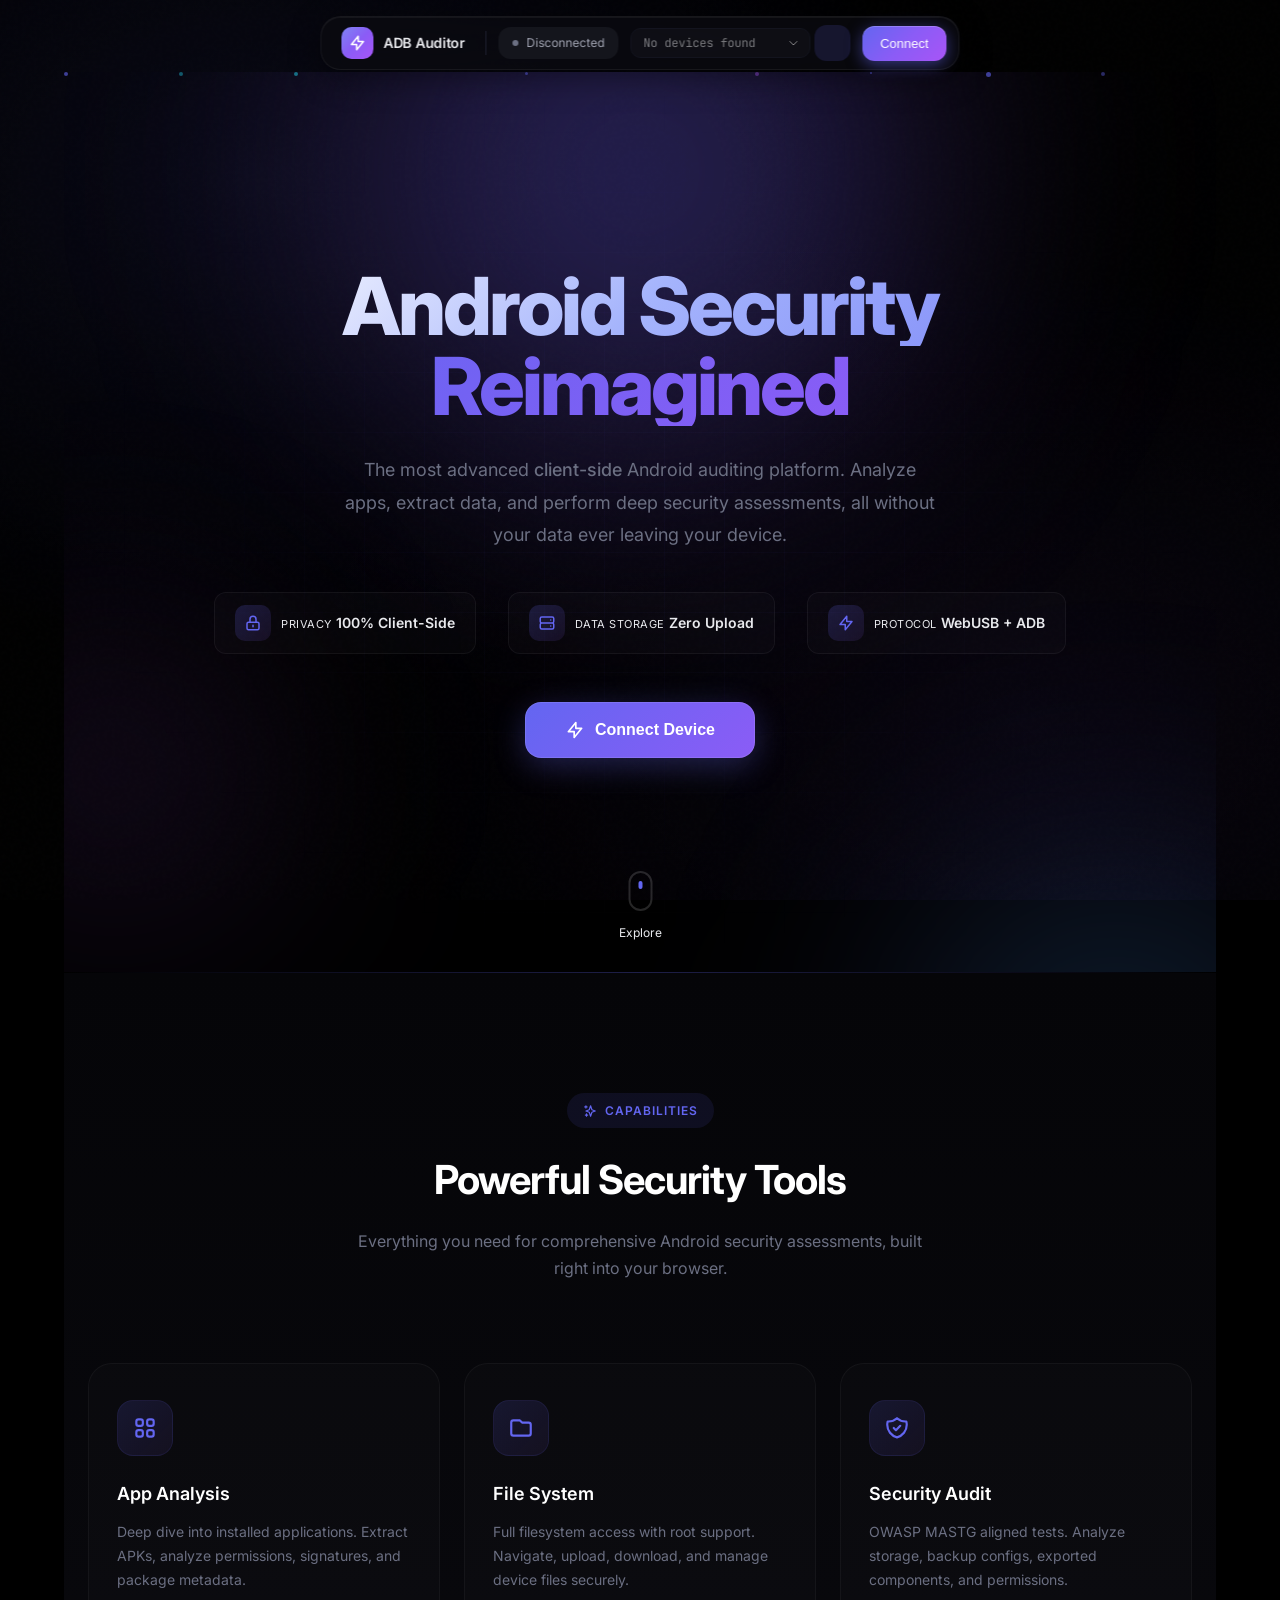
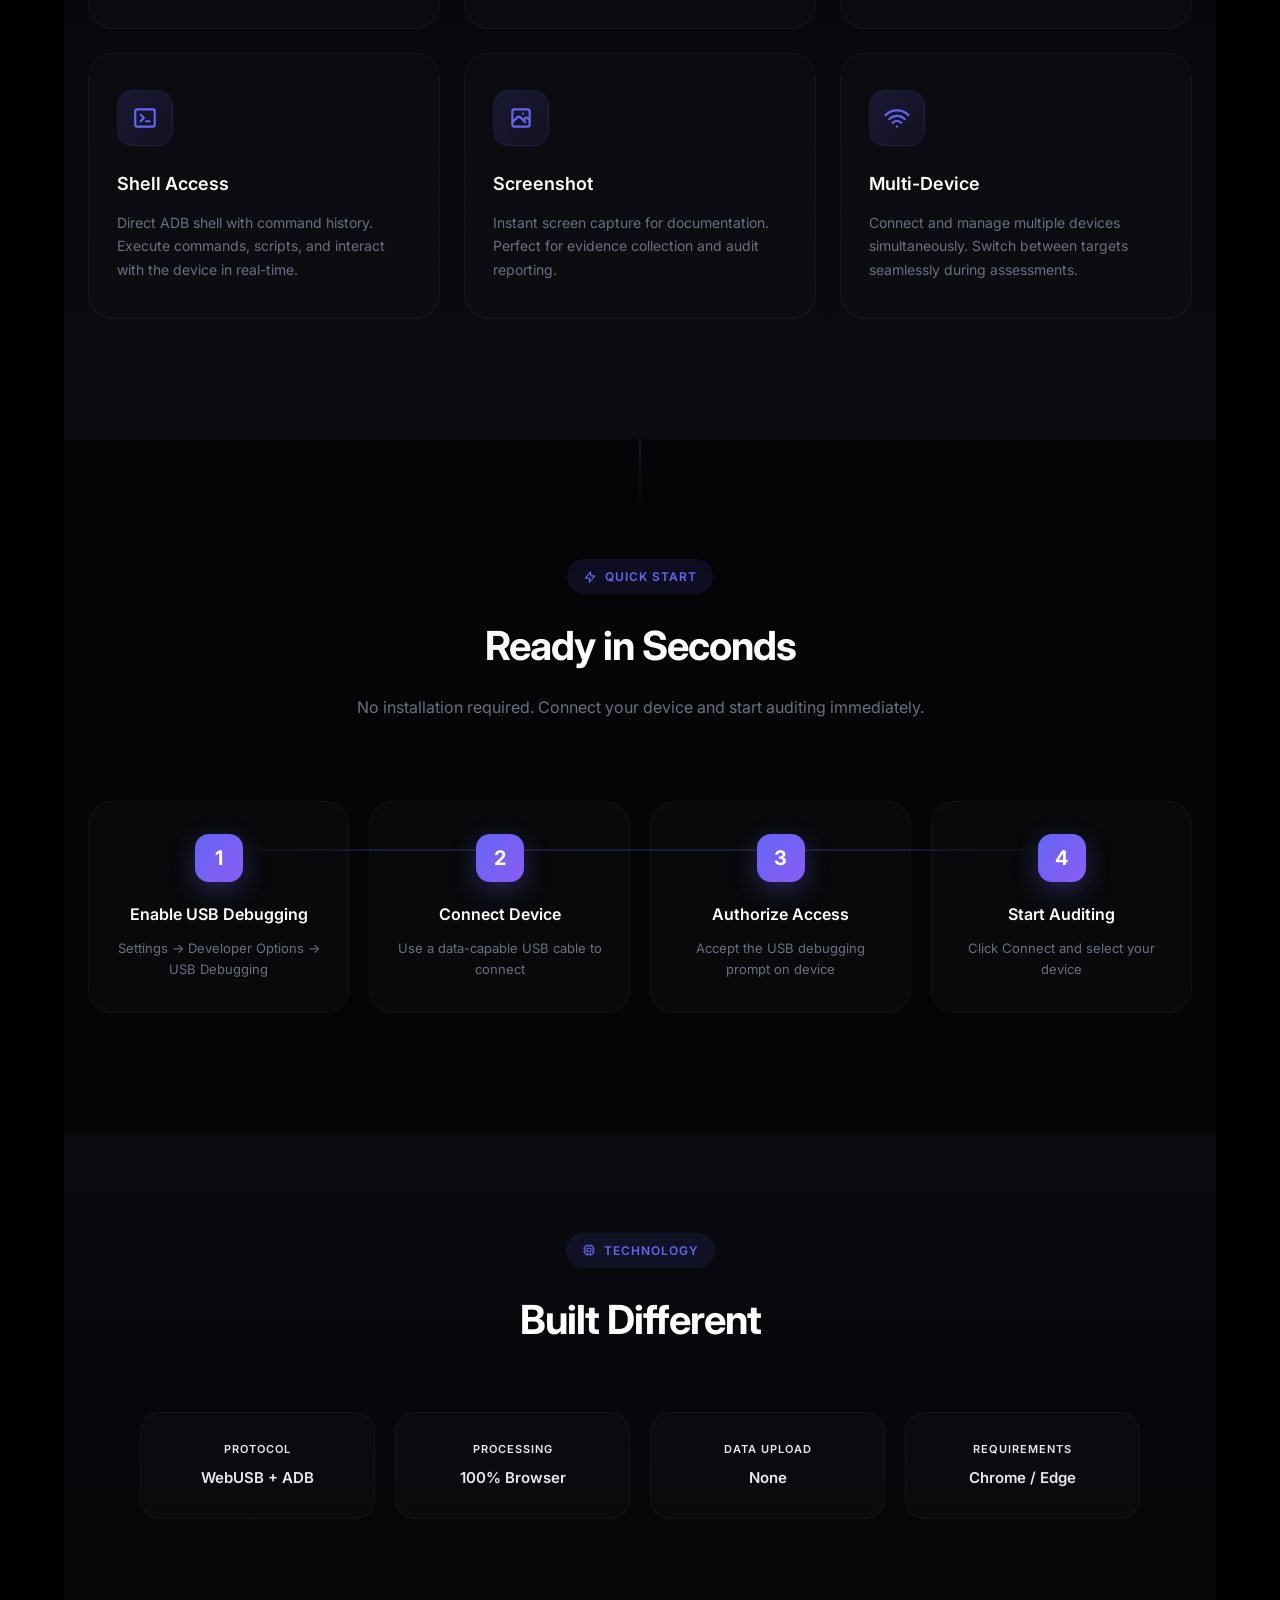
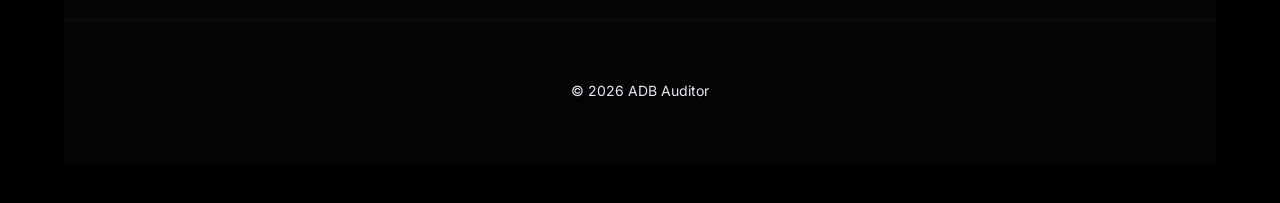
<file: internal/api/ui/adbauditor/index.html>
<!DOCTYPE html>
<html lang="en">
<head>
    <meta charset="UTF-8">
    <meta name="viewport" content="width=device-width, initial-scale=1.0">
    <title>ADB Auditor - Professional Android Security Analysis Tool</title>
    <meta name="description" content="Professional Android security auditing platform for penetration testers and cybersecurity professionals. Analyze apps, extract APKs, browse files, and perform comprehensive security assessments via WebUSB.">
    <meta name="keywords" content="ADB, Android Debug Bridge, Android Security, APK Analysis, Mobile Security, Penetration Testing, Security Audit, WebUSB, Android Forensics, App Security">
    <meta name="robots" content="index, follow">
    <meta name="twitter:card" content="summary_large_image">
    <meta name="twitter:title" content="ADB Auditor - Professional Android Security Analysis Tool">
    <meta name="twitter:description" content="Professional Android security auditing platform for penetration testers and cybersecurity professionals.">
    <meta name="theme-color" content="#0a0a0f">
    <link href="https://fonts.googleapis.com/css2?family=Inter:wght@300;400;500;600;700;800&family=JetBrains+Mono:wght@400;500&display=swap" rel="stylesheet">
    <style>
        :root {
            --void: #000000;
            --depth-1: #050508;
            --depth-2: #0a0a0f;
            --depth-3: #0f1015;
            --depth-4: #14151c;
            --depth-5: #1a1b24;
            --lum-100: #ffffff;
            --lum-90: #e8e9ed;
            --lum-70: #a0a3b1;
            --lum-50: #6b6f82;
            --lum-30: #3d4155;
            --lum-10: #1e2030;
            --pulse: #6366f1;
            --pulse-glow: rgba(99, 102, 241, 0.5);
            --pulse-subtle: rgba(99, 102, 241, 0.1);
            --synth: #22d3ee;
            --synth-glow: rgba(34, 211, 238, 0.5);
            --vital: #10b981;
            --vital-glow: rgba(16, 185, 129, 0.4);
            --alert: #f43f5e;
            --alert-glow: rgba(244, 63, 94, 0.4);
            --warm: #f59e0b;
            --grad-aurora: linear-gradient(135deg, #6366f1 0%, #8b5cf6 50%, #a855f7 100%);
            --grad-ocean: linear-gradient(135deg, #0ea5e9 0%, #6366f1 100%);
            --grad-mesh: radial-gradient(ellipse at 20% 20%, rgba(99, 102, 241, 0.15) 0%, transparent 50%),
                         radial-gradient(ellipse at 80% 80%, rgba(139, 92, 246, 0.1) 0%, transparent 50%);
            --ease-out-expo: cubic-bezier(0.19, 1, 0.22, 1);
            --ease-elastic: cubic-bezier(0.68, -0.55, 0.265, 1.55);
            --spring: cubic-bezier(0.175, 0.885, 0.32, 1.275);
        }

        * { margin: 0; padding: 0; box-sizing: border-box; }
        
        html { font-size: 15px; }
        
        body {
            font-family: 'Inter', -apple-system, system-ui, sans-serif;
            background: var(--void);
            color: var(--lum-90);
            min-height: 100vh;
            line-height: 1.6;
            -webkit-font-smoothing: antialiased;
            -moz-osx-font-smoothing: grayscale;
            overflow-x: hidden;
        }

        .ambient {
            position: fixed;
            inset: 0;
            pointer-events: none;
            z-index: 0;
            overflow: hidden;
        }

        .ambient::before {
            content: '';
            position: absolute;
            inset: 0;
            background: var(--grad-mesh);
            opacity: 0.6;
            animation: ambientShift 20s ease-in-out infinite;
        }

        .ambient-orb {
            position: absolute;
            border-radius: 50%;
            filter: blur(80px);
            opacity: 0;
            transition: opacity 2s var(--ease-out-expo);
        }

        .ambient-orb.active {
            opacity: 0.4;
        }

        .orb-1 {
            width: 500px;
            height: 500px;
            background: var(--pulse);
            top: -200px;
            left: -100px;
            animation: orbFloat1 25s ease-in-out infinite;
        }

        .orb-2 {
            width: 400px;
            height: 400px;
            background: var(--synth);
            bottom: -150px;
            right: -100px;
            animation: orbFloat2 30s ease-in-out infinite;
        }

        @keyframes ambientShift {
            0%, 100% { transform: scale(1) rotate(0deg); }
            50% { transform: scale(1.1) rotate(3deg); }
        }

        @keyframes orbFloat1 {
            0%, 100% { transform: translate(0, 0) scale(1); }
            33% { transform: translate(50px, 30px) scale(1.1); }
            66% { transform: translate(-30px, 50px) scale(0.9); }
        }

        @keyframes orbFloat2 {
            0%, 100% { transform: translate(0, 0) scale(1); }
            50% { transform: translate(-40px, -40px) scale(1.15); }
        }

        
        .noise {
            position: fixed;
            inset: 0;
            pointer-events: none;
            z-index: 1;
            opacity: 0.015;
            background-image: url("data:image/svg+xml,%3Csvg viewBox='0 0 256 256' xmlns='http://www.w3.org/2000/svg'%3E%3Cfilter id='noise'%3E%3CfeTurbulence type='fractalNoise' baseFrequency='0.9' numOctaves='4' stitchTiles='stitch'/%3E%3C/filter%3E%3Crect width='100%25' height='100%25' filter='url(%23noise)'/%3E%3C/svg%3E");
        }

        .header {
            position: fixed;
            top: 16px;
            left: 50%;
            transform: translateX(-50%);
            z-index: 100;
            display: flex;
            align-items: center;
            gap: 12px;
            padding: 8px 12px;
            background: rgba(10, 10, 15, 0.8);
            backdrop-filter: blur(20px) saturate(180%);
            -webkit-backdrop-filter: blur(20px) saturate(180%);
            border: 1px solid rgba(255, 255, 255, 0.06);
            border-radius: 20px;
            box-shadow: 0 8px 32px rgba(0, 0, 0, 0.4),
                        inset 0 1px 0 rgba(255, 255, 255, 0.05);
        }

        .logo {
            display: flex;
            align-items: center;
            gap: 10px;
            padding: 0 8px;
        }

        .logo-mark {
            width: 32px;
            height: 32px;
            background: var(--grad-aurora);
            border-radius: 10px;
            display: flex;
            align-items: center;
            justify-content: center;
            position: relative;
            overflow: hidden;
        }

        .logo-mark::after {
            content: '';
            position: absolute;
            inset: 0;
            background: linear-gradient(135deg, rgba(255,255,255,0.2) 0%, transparent 50%);
        }

        .logo-mark svg {
            width: 18px;
            height: 18px;
            color: white;
            position: relative;
            z-index: 1;
        }

        .logo-text {
            font-size: 14px;
            font-weight: 600;
            letter-spacing: -0.3px;
        }

        .header-divider {
            width: 1px;
            height: 24px;
            background: var(--lum-10);
        }

        .status-pill {
            display: flex;
            align-items: center;
            gap: 8px;
            padding: 6px 14px;
            background: var(--depth-4);
            border-radius: 12px;
            font-size: 12px;
            color: var(--lum-70);
            transition: all 0.3s var(--ease-out-expo);
        }

        .status-pill.connected {
            background: rgba(16, 185, 129, 0.15);
            color: var(--vital);
        }

        .status-dot {
            width: 6px;
            height: 6px;
            border-radius: 50%;
            background: var(--lum-50);
            transition: all 0.3s ease;
        }

        .status-dot.active {
            background: var(--vital);
            box-shadow: 0 0 12px var(--vital-glow);
            animation: pulse 2s ease-in-out infinite;
        }

        @keyframes pulse {
            0%, 100% { opacity: 1; transform: scale(1); }
            50% { opacity: 0.7; transform: scale(1.2); }
        }

        .device-selector {
            display: flex;
            align-items: center;
            gap: 4px;
        }

        .device-select {
            padding: 6px 32px 6px 12px;
            background: var(--depth-4);
            border: 1px solid var(--lum-10);
            border-radius: 10px;
            color: var(--lum-90);
            font-size: 12px;
            font-family: 'JetBrains Mono', monospace;
            cursor: pointer;
            outline: none;
            min-width: 180px;
            max-width: 260px;
            appearance: none;
            background-image: url("data:image/svg+xml,%3Csvg xmlns='http://www.w3.org/2000/svg' width='12' height='12' fill='none' stroke='%23ffffff' viewBox='0 0 24 24'%3E%3Cpath stroke-linecap='round' stroke-linejoin='round' stroke-width='2' d='M19 9l-7 7-7-7'/%3E%3C/svg%3E");
            background-repeat: no-repeat;
            background-position: right 10px center;
            background-size: 12px;
            transition: all 0.2s var(--ease-out-expo);
        }

        .device-select:hover {
            border-color: var(--lum-20);
            background-color: var(--depth-3);
        }

        .device-select:focus {
            border-color: var(--pulse);
            box-shadow: 0 0 0 3px var(--pulse-glow);
        }

        .device-select:disabled {
            opacity: 0.5;
            cursor: not-allowed;
        }

        .device-select option {
            background: var(--depth-2);
            color: var(--lum-90);
            padding: 8px;
        }

        .add-device-wrapper {
            position: relative;
        }

        .add-device-btn {
            width: 36px;
            height: 36px;
            padding: 0;
            border-radius: 10px;
            display: flex;
            align-items: center;
            justify-content: center;
            background: rgba(99, 102, 241, 0.15);
            border: 1px solid rgba(99, 102, 241, 0.35);
            color: #a5b4fc;
            transition: all 0.2s ease;
        }

        .add-device-btn:hover {
            background: rgba(99, 102, 241, 0.25);
            border-color: rgba(99, 102, 241, 0.6);
            color: #c7d2fe;
            transform: scale(1.05);
        }

        .add-device-btn svg {
            width: 20px;
            height: 20px;
            stroke: currentColor;
        }

        .add-device-menu {
            position: absolute;
            top: calc(100% + 8px);
            right: 0;
            background: var(--depth-2);
            border: 1px solid var(--lum-10);
            border-radius: 12px;
            padding: 6px;
            min-width: 180px;
            opacity: 0;
            visibility: hidden;
            transform: translateY(-8px);
            transition: all 0.2s var(--ease-out-expo);
            z-index: 1000;
            box-shadow: 0 8px 32px rgba(0, 0, 0, 0.4);
        }

        .add-device-menu.show {
            opacity: 1;
            visibility: visible;
            transform: translateY(0);
        }

        .add-menu-item {
            display: flex;
            align-items: center;
            gap: 10px;
            padding: 10px 12px;
            border-radius: 8px;
            cursor: pointer;
            color: var(--lum-80);
            font-size: 13px;
            transition: all 0.15s ease;
        }

        .add-menu-item:hover {
            background: var(--depth-3);
            color: var(--lum-100);
        }

        .add-menu-item svg {
            width: 16px;
            height: 16px;
            opacity: 0.7;
        }

        .add-menu-item:hover svg {
            opacity: 1;
        }

        .btn {
            display: inline-flex;
            align-items: center;
            justify-content: center;
            gap: 8px;
            padding: 10px 18px;
            border-radius: 12px;
            font-size: 13px;
            font-weight: 500;
            cursor: pointer;
            border: none;
            outline: none;
            position: relative;
            overflow: hidden;
            transition: all 0.2s var(--ease-out-expo);
        }

        .btn::before {
            content: '';
            position: absolute;
            inset: 0;
            background: linear-gradient(180deg, rgba(255,255,255,0.1) 0%, transparent 50%);
            opacity: 0;
            transition: opacity 0.2s ease;
        }

        .btn:hover::before {
            opacity: 1;
        }

        .btn:active {
            transform: scale(0.97);
        }

        .btn svg {
            width: 16px;
            height: 16px;
            transition: transform 0.2s var(--spring);
        }

        .btn:hover svg {
            transform: scale(1.1);
        }

        .btn-primary {
            background: var(--grad-aurora);
            color: white;
            box-shadow: 0 4px 16px var(--pulse-glow),
                        inset 0 1px 0 rgba(255, 255, 255, 0.2);
        }

        .btn-primary:hover {
            box-shadow: 0 8px 32px var(--pulse-glow),
                        inset 0 1px 0 rgba(255, 255, 255, 0.2);
            transform: translateY(-1px);
        }

        .btn-ghost {
            background: rgba(255, 255, 255, 0.03);
            color: var(--lum-90);
            border: 1px solid rgba(255, 255, 255, 0.06);
        }

        .btn-ghost:hover {
            background: rgba(255, 255, 255, 0.06);
            border-color: rgba(255, 255, 255, 0.1);
        }

        .btn-danger {
            background: var(--alert);
            color: white;
        }

        .btn-sm {
            padding: 6px 12px;
            font-size: 12px;
            border-radius: 8px;
        }

        .btn-icon {
            width: 36px;
            height: 36px;
            padding: 0;
            border-radius: 10px;
        }

        .btn:disabled {
            opacity: 0.4;
            cursor: not-allowed;
            transform: none !important;
        }

        .app-shell {
            display: flex;
            min-height: 100vh;
            padding-top: 72px;
            position: relative;
            z-index: 2;
        }

        
        .dock {
            position: fixed;
            left: 20px;
            top: 50%;
            transform: translateY(-50%);
            display: flex;
            flex-direction: column;
            gap: 6px;
            padding: 10px;
            background: rgba(10, 10, 15, 0.6);
            backdrop-filter: blur(20px);
            border: 1px solid rgba(255, 255, 255, 0.05);
            border-radius: 20px;
            z-index: 50;
        }

        .dock-item {
            width: 44px;
            height: 44px;
            display: flex;
            align-items: center;
            justify-content: center;
            border-radius: 12px;
            cursor: pointer;
            color: var(--lum-50);
            position: relative;
            transition: all 0.25s var(--ease-out-expo);
        }

        .dock-item svg {
            width: 20px;
            height: 20px;
            transition: all 0.25s var(--ease-out-expo);
        }

        .dock-item:hover:not(.disabled) {
            color: var(--lum-90);
            background: rgba(255, 255, 255, 0.05);
        }

        .dock-item:hover:not(.disabled) svg {
            transform: scale(1.1);
        }

        .dock-item.active {
            color: var(--pulse);
            background: var(--pulse-subtle);
        }

        .dock-item.active svg {
            transform: scale(1);
        }

        .dock-item.active::before {
            content: '';
            position: absolute;
            left: -10px;
            top: 50%;
            transform: translateY(-50%);
            width: 3px;
            height: 18px;
            background: var(--pulse);
            border-radius: 2px;
            box-shadow: 0 0 10px var(--pulse-glow);
        }

        .dock-item.disabled {
            opacity: 0.25;
            cursor: not-allowed;
        }

        .dock-tooltip {
            position: absolute;
            left: 60px;
            top: 50%;
            transform: translateY(-50%) translateX(-10px);
            padding: 6px 12px;
            background: var(--depth-4);
            border-radius: 8px;
            font-size: 12px;
            font-weight: 500;
            white-space: nowrap;
            opacity: 0;
            pointer-events: none;
            transition: all 0.2s var(--ease-out-expo);
        }

        .dock-item:hover .dock-tooltip {
            opacity: 1;
            transform: translateY(-50%) translateX(0);
        }

        .dock-divider {
            width: 28px;
            height: 1px;
            background: var(--lum-10);
            margin: 6px auto;
        }

        
        .main {
            flex: 1;
            margin-left: 90px;
            padding: 0 24px 40px;
            max-width: 1200px;
            overflow-y: auto;
            transition: margin-left 0.3s ease;
        }

        .landing-page {
            padding: 0;
            max-width: 100%;
            width: 100%;
            margin: 0;
            transform: none;
            position: relative;
            overflow: hidden;
        }

        .hero-section {
            min-height: 100vh;
            display: flex;
            flex-direction: column;
            justify-content: center;
            align-items: center;
            text-align: center;
            padding: 120px 24px 140px;
            position: relative;
            overflow: hidden;
        }

        .hero-canvas {
            position: absolute;
            inset: 0;
            z-index: 0;
            overflow: hidden;
        }

        .hero-glow {
            position: absolute;
            width: 800px;
            height: 800px;
            border-radius: 50%;
            filter: blur(120px);
            opacity: 0;
            transition: opacity 1.5s var(--ease-out-expo);
            pointer-events: none;
        }

        .hero-glow.active {
            opacity: 1;
        }

        .glow-primary {
            background: radial-gradient(circle, rgba(99, 102, 241, 0.4) 0%, rgba(139, 92, 246, 0.2) 40%, transparent 70%);
            top: -300px;
            left: 50%;
            transform: translateX(-50%);
            animation: glowPulse 8s ease-in-out infinite;
        }

        .glow-secondary {
            background: radial-gradient(circle, rgba(34, 211, 238, 0.25) 0%, rgba(99, 102, 241, 0.15) 40%, transparent 70%);
            bottom: -400px;
            right: -200px;
            width: 600px;
            height: 600px;
            animation: glowDrift 12s ease-in-out infinite;
        }

        .glow-tertiary {
            background: radial-gradient(circle, rgba(168, 85, 247, 0.2) 0%, transparent 60%);
            top: 50%;
            left: -200px;
            width: 500px;
            height: 500px;
            animation: glowFloat 15s ease-in-out infinite;
        }

        @keyframes glowPulse {
            0%, 100% { transform: translateX(-50%) scale(1); opacity: 0.8; }
            50% { transform: translateX(-50%) scale(1.15); opacity: 1; }
        }

        @keyframes glowDrift {
            0%, 100% { transform: translate(0, 0); }
            33% { transform: translate(-50px, -30px); }
            66% { transform: translate(30px, 20px); }
        }

        @keyframes glowFloat {
            0%, 100% { transform: translateY(0); }
            50% { transform: translateY(-40px); }
        }

        .hero-grid {
            position: absolute;
            inset: 0;
            background-image: 
                linear-gradient(rgba(99, 102, 241, 0.03) 1px, transparent 1px),
                linear-gradient(90deg, rgba(99, 102, 241, 0.03) 1px, transparent 1px);
            background-size: 60px 60px;
            mask-image: radial-gradient(ellipse at center, black 20%, transparent 70%);
            -webkit-mask-image: radial-gradient(ellipse at center, black 20%, transparent 70%);
            animation: gridPulse 4s ease-in-out infinite;
        }

        @keyframes gridPulse {
            0%, 100% { opacity: 0.5; }
            50% { opacity: 1; }
        }

        .hero-particles {
            position: absolute;
            inset: 0;
            overflow: hidden;
            pointer-events: none;
        }

        .particle {
            position: absolute;
            width: 4px;
            height: 4px;
            background: rgba(99, 102, 241, 0.6);
            border-radius: 50%;
            animation: particleFloat 20s linear infinite;
        }

        .particle:nth-child(2) { left: 20%; animation-delay: -5s; background: rgba(34, 211, 238, 0.5); }
        .particle:nth-child(3) { left: 40%; animation-delay: -10s; width: 3px; height: 3px; }
        .particle:nth-child(4) { left: 60%; animation-delay: -15s; background: rgba(168, 85, 247, 0.5); }
        .particle:nth-child(5) { left: 80%; animation-delay: -7s; width: 5px; height: 5px; }
        .particle:nth-child(6) { left: 10%; animation-delay: -12s; background: rgba(34, 211, 238, 0.4); }
        .particle:nth-child(7) { left: 70%; animation-delay: -3s; width: 2px; height: 2px; }
        .particle:nth-child(8) { left: 90%; animation-delay: -18s; background: rgba(99, 102, 241, 0.4); }

        @keyframes particleFloat {
            0% { transform: translateY(100vh) rotate(0deg); opacity: 0; }
            10% { opacity: 1; }
            90% { opacity: 1; }
            100% { transform: translateY(-100vh) rotate(720deg); opacity: 0; }
        }

        .hero-content {
            position: relative;
            z-index: 2;
            max-width: 900px;
        }

        .hero-eyebrow {
            display: inline-flex;
            align-items: center;
            gap: 12px;
            padding: 10px 20px;
            background: rgba(99, 102, 241, 0.08);
            border: 1px solid rgba(99, 102, 241, 0.15);
            border-radius: 100px;
            font-size: 13px;
            font-weight: 500;
            color: rgba(165, 180, 252, 0.9);
            margin-bottom: 32px;
            opacity: 0;
            transform: translateY(30px) scale(0.95);
            animation: revealUp 0.8s 0.2s var(--ease-out-expo) forwards;
            backdrop-filter: blur(10px);
        }

        .eyebrow-pulse {
            width: 8px;
            height: 8px;
            background: var(--vital);
            border-radius: 50%;
            animation: pulse 2s ease-in-out infinite;
            box-shadow: 0 0 12px var(--vital-glow);
        }

        @keyframes pulse {
            0%, 100% { transform: scale(1); opacity: 1; }
            50% { transform: scale(1.2); opacity: 0.7; }
        }

        .hero-title {
            font-size: clamp(48px, 8vw, 80px);
            font-weight: 800;
            letter-spacing: -3px;
            line-height: 1;
            margin-bottom: 28px;
            opacity: 0;
            transform: translateY(40px);
            animation: revealUp 1s 0.4s var(--ease-out-expo) forwards;
        }

        .hero-title .title-line {
            display: block;
        }

        .hero-title .title-gradient {
            background: linear-gradient(135deg, #fff 0%, #a5b4fc 50%, #818cf8 100%);
            -webkit-background-clip: text;
            -webkit-text-fill-color: transparent;
            background-clip: text;
        }

        .hero-title .title-accent {
            background: linear-gradient(135deg, #6366f1 0%, #8b5cf6 40%, #a855f7 70%, #22d3ee 100%);
            -webkit-background-clip: text;
            -webkit-text-fill-color: transparent;
            background-clip: text;
            background-size: 200% 200%;
            animation: gradientShift 5s ease infinite;
        }

        @keyframes gradientShift {
            0%, 100% { background-position: 0% 50%; }
            50% { background-position: 100% 50%; }
        }

        .hero-tagline {
            font-size: 18px;
            color: var(--lum-50);
            max-width: 600px;
            margin: 0 auto 40px;
            line-height: 1.8;
            opacity: 0;
            transform: translateY(30px);
            animation: revealUp 0.8s 0.6s var(--ease-out-expo) forwards;
        }

        .hero-tagline strong {
            color: var(--lum-80);
            font-weight: 500;
        }

        .hero-trust {
            display: flex;
            align-items: center;
            justify-content: center;
            gap: 32px;
            margin-bottom: 48px;
            opacity: 0;
            transform: translateY(20px);
            animation: revealUp 0.8s 0.8s var(--ease-out-expo) forwards;
        }

        .trust-item {
            display: flex;
            align-items: center;
            gap: 10px;
            padding: 12px 20px;
            background: rgba(255, 255, 255, 0.02);
            border: 1px solid rgba(255, 255, 255, 0.05);
            border-radius: 12px;
            transition: all 0.4s var(--ease-out-expo);
        }

        .trust-item:hover {
            background: rgba(99, 102, 241, 0.08);
            border-color: rgba(99, 102, 241, 0.2);
            transform: translateY(-2px);
        }

        .trust-icon {
            width: 36px;
            height: 36px;
            background: linear-gradient(135deg, rgba(99, 102, 241, 0.2) 0%, rgba(139, 92, 246, 0.1) 100%);
            border-radius: 10px;
            display: flex;
            align-items: center;
            justify-content: center;
        }

        .trust-icon svg {
            width: 18px;
            height: 18px;
            color: var(--pulse);
        }

        .trust-text {
            text-align: left;
        }

        .trust-label {
            font-size: 11px;
            color: var(--lum-40);
            text-transform: uppercase;
            letter-spacing: 0.5px;
        }

        .trust-value {
            font-size: 14px;
            font-weight: 600;
            color: var(--lum-90);
        }

        .hero-cta {
            display: flex;
            align-items: center;
            justify-content: center;
            gap: 16px;
            opacity: 0;
            transform: translateY(20px);
            animation: revealUp 0.8s 1s var(--ease-out-expo) forwards;
        }

        .btn-hero {
            position: relative;
            padding: 18px 40px;
            font-size: 16px;
            font-weight: 600;
            border: none;
            border-radius: 16px;
            cursor: pointer;
            overflow: hidden;
            transition: all 0.4s var(--ease-out-expo);
        }

        .btn-hero-primary {
            background: linear-gradient(135deg, #6366f1 0%, #8b5cf6 100%);
            color: white;
            box-shadow: 0 8px 32px rgba(99, 102, 241, 0.3),
                        0 0 0 1px rgba(255, 255, 255, 0.1) inset;
        }

        .btn-hero-primary::before {
            content: '';
            position: absolute;
            inset: 0;
            background: linear-gradient(135deg, #818cf8 0%, #a78bfa 100%);
            opacity: 0;
            transition: opacity 0.4s var(--ease-out-expo);
        }

        .btn-hero-primary:hover {
            transform: translateY(-3px) scale(1.02);
            box-shadow: 0 16px 48px rgba(99, 102, 241, 0.4),
                        0 0 0 1px rgba(255, 255, 255, 0.15) inset;
        }

        .btn-hero-primary:hover::before {
            opacity: 1;
        }

        .btn-hero-primary:active {
            transform: translateY(-1px) scale(0.98);
        }

        .btn-hero span {
            position: relative;
            z-index: 1;
            display: flex;
            align-items: center;
            gap: 10px;
        }

        .btn-hero svg {
            width: 20px;
            height: 20px;
            transition: transform 0.3s var(--ease-out-expo);
        }

        .btn-hero:hover svg {
            transform: translateX(3px);
        }

        .btn-hero-secondary {
            background: rgba(255, 255, 255, 0.03);
            color: var(--lum-80);
            border: 1px solid rgba(255, 255, 255, 0.08);
            backdrop-filter: blur(10px);
        }

        .btn-hero-secondary:hover {
            background: rgba(255, 255, 255, 0.06);
            border-color: rgba(255, 255, 255, 0.12);
            transform: translateY(-2px);
        }

        @keyframes revealUp {
            to { opacity: 1; transform: translateY(0) scale(1); }
        }

        .hero-scroll {
            position: absolute;
            bottom: 30px;
            left: 50%;
            transform: translateX(-50%);
            display: flex;
            flex-direction: column;
            align-items: center;
            gap: 12px;
            color: var(--lum-40);
            font-size: 12px;
            opacity: 0;
            animation: fadeIn 1s 1.5s var(--ease-out-expo) forwards;
            cursor: pointer;
            transition: color 0.3s ease;
            z-index: 10;
        }

        .hero-scroll:hover {
            color: var(--lum-70);
        }

        .scroll-indicator {
            width: 24px;
            height: 40px;
            border: 2px solid rgba(255, 255, 255, 0.15);
            border-radius: 12px;
            display: flex;
            justify-content: center;
            padding-top: 8px;
        }

        .scroll-dot {
            width: 4px;
            height: 8px;
            background: var(--pulse);
            border-radius: 2px;
            animation: scrollBounce 2s ease-in-out infinite;
        }

        @keyframes scrollBounce {
            0%, 100% { transform: translateY(0); opacity: 1; }
            50% { transform: translateY(12px); opacity: 0.3; }
        }

        @keyframes fadeIn {
            to { opacity: 1; }
        }

        .section-divider {
            height: 1px;
            background: linear-gradient(90deg, transparent 0%, rgba(99, 102, 241, 0.3) 50%, transparent 100%);
            margin: 0;
        }

        .features-section {
            padding: 120px 24px;
            position: relative;
            background: linear-gradient(180deg, var(--depth-1) 0%, var(--depth-2) 100%);
        }

        .features-header {
            text-align: center;
            max-width: 600px;
            margin: 0 auto 80px;
        }

        .section-label {
            display: inline-flex;
            align-items: center;
            gap: 8px;
            padding: 8px 16px;
            background: rgba(99, 102, 241, 0.1);
            border-radius: 100px;
            font-size: 12px;
            font-weight: 600;
            color: var(--pulse);
            text-transform: uppercase;
            letter-spacing: 1px;
            margin-bottom: 20px;
        }

        .section-title {
            font-size: 40px;
            font-weight: 700;
            color: var(--lum-100);
            margin-bottom: 16px;
            letter-spacing: -1px;
        }

        .section-desc {
            font-size: 16px;
            color: var(--lum-50);
            line-height: 1.7;
        }

        .features-grid {
            display: grid;
            grid-template-columns: repeat(3, 1fr);
            gap: 24px;
            max-width: 1200px;
            margin: 0 auto;
        }

        .feature-card {
            position: relative;
            padding: 36px 28px;
            background: rgba(255, 255, 255, 0.015);
            border: 1px solid rgba(255, 255, 255, 0.04);
            border-radius: 24px;
            transition: all 0.5s var(--ease-out-expo);
            overflow: hidden;
            cursor: default;
        }

        .feature-card::before {
            content: '';
            position: absolute;
            inset: 0;
            background: radial-gradient(600px circle at var(--mouse-x, 50%) var(--mouse-y, 50%), rgba(99, 102, 241, 0.06), transparent 40%);
            opacity: 0;
            transition: opacity 0.5s var(--ease-out-expo);
        }

        .feature-card:hover::before {
            opacity: 1;
        }

        .feature-card:hover {
            background: rgba(255, 255, 255, 0.025);
            border-color: rgba(99, 102, 241, 0.15);
            transform: translateY(-8px);
            box-shadow: 0 20px 60px rgba(0, 0, 0, 0.3);
        }

        .feature-glow {
            position: absolute;
            top: -50%;
            left: -50%;
            width: 200%;
            height: 200%;
            background: radial-gradient(circle, rgba(99, 102, 241, 0.1) 0%, transparent 50%);
            opacity: 0;
            transition: opacity 0.5s var(--ease-out-expo);
            pointer-events: none;
        }

        .feature-card:hover .feature-glow {
            opacity: 1;
        }

        .feature-icon {
            width: 56px;
            height: 56px;
            background: linear-gradient(135deg, rgba(99, 102, 241, 0.15) 0%, rgba(139, 92, 246, 0.08) 100%);
            border: 1px solid rgba(99, 102, 241, 0.1);
            border-radius: 16px;
            display: flex;
            align-items: center;
            justify-content: center;
            margin-bottom: 24px;
            transition: all 0.4s var(--ease-out-expo);
            position: relative;
            z-index: 1;
        }

        .feature-card:hover .feature-icon {
            transform: scale(1.1) rotate(-5deg);
            background: linear-gradient(135deg, rgba(99, 102, 241, 0.25) 0%, rgba(139, 92, 246, 0.15) 100%);
            border-color: rgba(99, 102, 241, 0.2);
            box-shadow: 0 8px 24px rgba(99, 102, 241, 0.2);
        }

        .feature-icon svg {
            width: 26px;
            height: 26px;
            color: var(--pulse);
            transition: all 0.4s var(--ease-out-expo);
        }

        .feature-card:hover .feature-icon svg {
            color: #a5b4fc;
        }

        .feature-card h3 {
            font-size: 18px;
            font-weight: 600;
            color: var(--lum-100);
            margin-bottom: 12px;
            position: relative;
            z-index: 1;
            transition: color 0.3s ease;
        }

        .feature-card:hover h3 {
            color: #fff;
        }

        .feature-card p {
            font-size: 14px;
            color: var(--lum-50);
            line-height: 1.7;
            position: relative;
            z-index: 1;
            transition: color 0.3s ease;
        }

        .feature-card:hover p {
            color: var(--lum-60);
        }

        .setup-section {
            padding: 120px 24px;
            background: var(--depth-1);
            position: relative;
        }

        .setup-section::before {
            content: '';
            position: absolute;
            top: 0;
            left: 50%;
            transform: translateX(-50%);
            width: 1px;
            height: 80px;
            background: linear-gradient(180deg, rgba(99, 102, 241, 0.3) 0%, transparent 100%);
        }

        .setup-header {
            text-align: center;
            max-width: 600px;
            margin: 0 auto 80px;
        }

        .setup-steps {
            display: grid;
            grid-template-columns: repeat(4, 1fr);
            gap: 20px;
            max-width: 1200px;
            margin: 0 auto;
            position: relative;
        }

        .setup-steps::before {
            content: '';
            position: absolute;
            top: 48px;
            left: 12%;
            right: 12%;
            height: 2px;
            background: linear-gradient(90deg, transparent 0%, rgba(99, 102, 241, 0.2) 20%, rgba(99, 102, 241, 0.2) 80%, transparent 100%);
        }

        .setup-step {
            padding: 32px 24px;
            background: rgba(255, 255, 255, 0.02);
            border: 1px solid rgba(255, 255, 255, 0.04);
            border-radius: 24px;
            text-align: center;
            position: relative;
            transition: all 0.5s var(--ease-out-expo);
        }

        .setup-step:hover {
            background: rgba(255, 255, 255, 0.04);
            border-color: rgba(99, 102, 241, 0.15);
            transform: translateY(-4px);
        }

        .step-number {
            width: 48px;
            height: 48px;
            background: linear-gradient(135deg, #6366f1 0%, #8b5cf6 100%);
            border-radius: 14px;
            display: flex;
            align-items: center;
            justify-content: center;
            font-size: 20px;
            font-weight: 700;
            color: white;
            margin: 0 auto 20px;
            position: relative;
            z-index: 1;
            box-shadow: 0 8px 24px rgba(99, 102, 241, 0.3);
            transition: all 0.4s var(--ease-out-expo);
        }

        .setup-step:hover .step-number {
            transform: scale(1.1) rotate(-5deg);
            box-shadow: 0 12px 32px rgba(99, 102, 241, 0.4);
        }

        .step-content h4 {
            font-size: 16px;
            font-weight: 600;
            margin-bottom: 10px;
            color: var(--lum-100);
        }

        .step-content p {
            font-size: 13px;
            color: var(--lum-50);
            line-height: 1.6;
        }

        .tech-section {
            padding: 100px 24px;
            background: linear-gradient(180deg, var(--depth-2) 0%, var(--depth-1) 100%);
        }

        .tech-header {
            text-align: center;
            max-width: 600px;
            margin: 0 auto 60px;
        }

        .tech-grid {
            display: grid;
            grid-template-columns: repeat(4, 1fr);
            gap: 20px;
            max-width: 1000px;
            margin: 0 auto;
        }

        .tech-item {
            padding: 28px 20px;
            background: rgba(255, 255, 255, 0.02);
            border: 1px solid rgba(255, 255, 255, 0.04);
            border-radius: 20px;
            text-align: center;
            transition: all 0.4s var(--ease-out-expo);
            position: relative;
            overflow: hidden;
        }

        .tech-item::before {
            content: '';
            position: absolute;
            inset: 0;
            background: linear-gradient(135deg, rgba(99, 102, 241, 0.05) 0%, transparent 50%);
            opacity: 0;
            transition: opacity 0.4s var(--ease-out-expo);
        }

        .tech-item:hover {
            background: rgba(255, 255, 255, 0.04);
            border-color: rgba(99, 102, 241, 0.15);
            transform: translateY(-4px);
        }

        .tech-item:hover::before {
            opacity: 1;
        }

        .tech-label {
            display: block;
            font-size: 11px;
            font-weight: 600;
            color: var(--lum-40);
            text-transform: uppercase;
            letter-spacing: 1px;
            margin-bottom: 8px;
            position: relative;
            z-index: 1;
        }

        .tech-value {
            display: block;
            font-size: 15px;
            font-weight: 600;
            color: var(--lum-90);
            position: relative;
            z-index: 1;
        }

        .page {
            padding: 24px 0 40px;
            animation: pageIn 0.5s var(--ease-out-expo);
        }

        @keyframes pageIn {
            from { opacity: 0; transform: translateY(20px); }
            to { opacity: 1; transform: translateY(0); }
        }

        .page-header {
            display: flex;
            align-items: center;
            justify-content: space-between;
            margin-bottom: 28px;
            padding-bottom: 20px;
            border-bottom: 1px solid rgba(255, 255, 255, 0.04);
        }

        .page-title {
            font-size: 24px;
            font-weight: 600;
            letter-spacing: -0.3px;
            color: var(--lum-100);
        }

        .page-actions {
            display: flex;
            gap: 8px;
        }

        .card {
            background: rgba(255, 255, 255, 0.02);
            border: 1px solid rgba(255, 255, 255, 0.04);
            border-radius: 16px;
            overflow: hidden;
            transition: all 0.3s var(--ease-out-expo);
        }

        .card:hover {
            border-color: rgba(255, 255, 255, 0.08);
            box-shadow: 0 16px 48px rgba(0, 0, 0, 0.15);
        }

        .card-header {
            padding: 16px 20px;
            border-bottom: 1px solid rgba(255, 255, 255, 0.04);
            display: flex;
            align-items: center;
            justify-content: space-between;
        }

        .card-title {
            font-size: 14px;
            font-weight: 600;
        }

        .card-body {
            padding: 20px;
        }

        
        .stats-grid {
            display: grid;
            grid-template-columns: repeat(4, 1fr);
            gap: 14px;
            margin-bottom: 20px;
        }

        .stat-card {
            padding: 20px;
            background: rgba(255, 255, 255, 0.02);
            border: 1px solid rgba(255, 255, 255, 0.04);
            border-radius: 14px;
            position: relative;
            overflow: hidden;
            transition: all 0.3s var(--ease-out-expo);
        }

        .stat-card::before {
            content: '';
            position: absolute;
            top: 0;
            left: 0;
            right: 0;
            height: 2px;
            background: var(--grad-aurora);
            opacity: 0;
            transition: opacity 0.3s ease;
        }

        .stat-card:hover {
            transform: translateY(-3px);
            border-color: rgba(255, 255, 255, 0.08);
        }

        .stat-card:hover::before {
            opacity: 1;
        }

        .stat-label {
            font-size: 11px;
            color: var(--lum-50);
            margin-bottom: 6px;
            text-transform: uppercase;
            letter-spacing: 0.5px;
        }

        .stat-value {
            font-size: 32px;
            font-weight: 700;
            letter-spacing: -1px;
        }

        
        .prop-list {
            display: flex;
            flex-direction: column;
        }

        .prop-item {
            display: flex;
            justify-content: space-between;
            align-items: center;
            padding: 16px 24px;
            border-bottom: 1px solid rgba(255, 255, 255, 0.03);
            transition: background 0.2s ease;
        }

        .prop-item:last-child {
            border-bottom: none;
        }

        .prop-item:hover {
            background: rgba(255, 255, 255, 0.02);
        }

        .prop-label {
            font-size: 13px;
            color: var(--lum-50);
        }

        .prop-value {
            font-size: 13px;
            font-family: 'JetBrains Mono', monospace;
            color: var(--lum-90);
        }

        .drop-zone {
            border: 2px dashed rgba(255, 255, 255, 0.1);
            border-radius: 20px;
            padding: 40px;
            text-align: center;
            margin-bottom: 24px;
            cursor: pointer;
            transition: all 0.3s var(--ease-out-expo);
            position: relative;
            overflow: hidden;
        }

        .drop-zone::before {
            content: '';
            position: absolute;
            inset: 0;
            background: var(--grad-aurora);
            opacity: 0;
            transition: opacity 0.3s ease;
        }

        .drop-zone:hover,
        .drop-zone.drag-over {
            border-color: var(--pulse);
        }

        .drop-zone:hover::before,
        .drop-zone.drag-over::before {
            opacity: 0.05;
        }

        .drop-zone input { display: none; }

        .drop-icon {
            width: 56px;
            height: 56px;
            background: var(--depth-4);
            border-radius: 16px;
            display: flex;
            align-items: center;
            justify-content: center;
            margin: 0 auto 16px;
            position: relative;
            z-index: 1;
        }

        .drop-icon svg {
            width: 28px;
            height: 28px;
            color: var(--lum-50);
        }

        .drop-zone h3 {
            font-size: 15px;
            font-weight: 600;
            margin-bottom: 4px;
            position: relative;
            z-index: 1;
        }

        .drop-zone p {
            font-size: 13px;
            color: var(--lum-50);
            position: relative;
            z-index: 1;
        }

        .search-box {
            position: relative;
            margin-bottom: 20px;
        }

        .search-box svg {
            position: absolute;
            left: 16px;
            top: 50%;
            transform: translateY(-50%);
            width: 18px;
            height: 18px;
            color: var(--lum-50);
        }

        .search-input {
            width: 100%;
            padding: 14px 16px 14px 48px;
            background: rgba(255, 255, 255, 0.03);
            border: 1px solid rgba(255, 255, 255, 0.06);
            border-radius: 14px;
            color: var(--lum-90);
            font-size: 14px;
            transition: all 0.2s ease;
        }

        .search-input:focus {
            outline: none;
            border-color: var(--pulse);
            box-shadow: 0 0 0 3px var(--pulse-subtle);
        }

        .search-input::placeholder {
            color: var(--lum-50);
        }

        .app-list {
            max-height: calc(100vh - 420px);
            overflow-y: auto;
        }

        .app-list::-webkit-scrollbar {
            width: 6px;
        }

        .app-list::-webkit-scrollbar-track {
            background: transparent;
        }

        .app-list::-webkit-scrollbar-thumb {
            background: var(--lum-30);
            border-radius: 3px;
        }

        .app-item {
            display: flex;
            align-items: center;
            gap: 16px;
            padding: 14px 20px;
            border-bottom: 1px solid rgba(255, 255, 255, 0.03);
            transition: all 0.2s ease;
        }

        .app-item:last-child {
            border-bottom: none;
        }

        .app-item:hover {
            background: rgba(255, 255, 255, 0.02);
        }

        .app-icon {
            width: 44px;
            height: 44px;
            background: var(--grad-aurora);
            border-radius: 12px;
            display: flex;
            align-items: center;
            justify-content: center;
            font-size: 18px;
            font-weight: 600;
            color: white;
            flex-shrink: 0;
        }

        .app-details {
            flex: 1;
            min-width: 0;
        }

        .app-name {
            font-size: 14px;
            font-weight: 500;
            white-space: nowrap;
            overflow: hidden;
            text-overflow: ellipsis;
        }

        .app-package {
            font-size: 12px;
            color: var(--lum-50);
            font-family: 'JetBrains Mono', monospace;
            white-space: nowrap;
            overflow: hidden;
            text-overflow: ellipsis;
        }

        .app-actions {
            display: flex;
            gap: 6px;
            opacity: 0;
            transition: opacity 0.2s ease;
        }

        .app-item:hover .app-actions {
            opacity: 1;
        }

        .file-card {
            display: flex;
            flex-direction: column;
            min-height: 400px;
        }
        
        .path-bar {
            display: flex;
            align-items: center;
            gap: 4px;
            padding: 12px 20px;
            background: rgba(0, 0, 0, 0.2);
            border-bottom: 1px solid rgba(255, 255, 255, 0.04);
            font-family: 'JetBrains Mono', monospace;
            font-size: 12px;
            overflow-x: auto;
        }

        .path-segment {
            display: flex;
            align-items: center;
            gap: 4px;
            padding: 5px 8px;
            border-radius: 6px;
            cursor: pointer;
            color: var(--lum-60);
            transition: all 0.15s ease;
            white-space: nowrap;
        }

        .path-segment.root {
            color: var(--pulse);
            font-weight: 600;
        }

        .path-segment:hover {
            background: var(--pulse-subtle);
            color: var(--pulse);
        }

        .path-sep {
            color: var(--lum-30);
            font-size: 10px;
        }
        
        .file-drop-zone {
            flex: 1;
            position: relative;
            display: flex;
            flex-direction: column;
        }
        
        .file-drop-zone.drag-active {
            background: rgba(99, 102, 241, 0.05);
        }
        
        .file-drop-zone.drag-active .drop-indicator {
            opacity: 1;
            visibility: visible;
        }
        
        .drop-indicator {
            position: absolute;
            inset: 0;
            display: flex;
            flex-direction: column;
            align-items: center;
            justify-content: center;
            background: rgba(99, 102, 241, 0.1);
            border: 2px dashed var(--pulse);
            border-radius: 12px;
            z-index: 10;
            opacity: 0;
            visibility: hidden;
            transition: all 0.2s ease;
        }
        
        .drop-indicator svg {
            width: 48px;
            height: 48px;
            color: var(--pulse);
            margin-bottom: 12px;
        }
        
        .drop-indicator span {
            font-size: 14px;
            font-weight: 500;
            color: var(--pulse);
        }

        .file-list {
            flex: 1;
            max-height: calc(100vh - 320px);
            overflow-y: auto;
        }

        .file-item {
            display: grid;
            grid-template-columns: 1fr 100px 110px 40px;
            align-items: center;
            gap: 12px;
            padding: 12px 20px;
            border-bottom: 1px solid rgba(255, 255, 255, 0.03);
            cursor: pointer;
            transition: all 0.15s ease;
        }
        
        .file-item:last-child {
            border-bottom: none;
        }

        .file-item:hover {
            background: rgba(255, 255, 255, 0.03);
        }

        .file-info {
            display: flex;
            align-items: center;
            gap: 12px;
            min-width: 0;
        }

        .file-icon {
            width: 36px;
            height: 36px;
            display: flex;
            align-items: center;
            justify-content: center;
            background: var(--depth-4);
            border-radius: 10px;
            flex-shrink: 0;
        }

        .file-icon svg {
            width: 18px;
            height: 18px;
            color: var(--lum-50);
        }

        .file-icon.folder {
            background: var(--pulse-subtle);
        }

        .file-icon.folder svg {
            color: var(--pulse);
        }

        .file-name {
            font-size: 13px;
            font-weight: 500;
            overflow: hidden;
            text-overflow: ellipsis;
            white-space: nowrap;
        }

        .file-size {
            font-size: 12px;
            color: var(--lum-50);
            font-family: 'JetBrains Mono', monospace;
            text-align: right;
        }

        .file-perms {
            font-size: 11px;
            color: var(--lum-40);
            font-family: 'JetBrains Mono', monospace;
        }
        
        .file-action-btn {
            width: 32px;
            height: 32px;
            display: flex;
            align-items: center;
            justify-content: center;
            background: transparent;
            border: none;
            border-radius: 8px;
            color: var(--lum-50);
            cursor: pointer;
            transition: all 0.15s ease;
            opacity: 0;
        }
        
        .file-item:hover .file-action-btn {
            opacity: 1;
        }
        
        .file-action-btn:hover {
            background: var(--pulse-subtle);
            color: var(--pulse);
        }
        
        .file-action-btn svg {
            width: 16px;
            height: 16px;
        }
        
        .file-actions {
            display: flex;
            align-items: center;
            justify-content: flex-end;
            width: 40px;
        }
        
        .folder-arrow {
            width: 16px;
            height: 16px;
            color: var(--lum-30);
            opacity: 0;
            transition: all 0.15s ease;
        }
        
        .file-item:hover .folder-arrow {
            opacity: 1;
            color: var(--pulse);
        }

        .shell-container {
            background: #050508;
            border-radius: 20px;
            border: 1px solid rgba(255, 255, 255, 0.04);
            overflow: hidden;
            font-family: 'JetBrains Mono', monospace;
        }

        .shell-header {
            display: flex;
            align-items: center;
            gap: 8px;
            padding: 14px 20px;
            background: rgba(255, 255, 255, 0.02);
            border-bottom: 1px solid rgba(255, 255, 255, 0.04);
        }

        .shell-dot {
            width: 12px;
            height: 12px;
            border-radius: 50%;
        }

        .shell-dot.r { background: #ff5f56; }
        .shell-dot.y { background: #ffbd2e; }
        .shell-dot.g { background: #27c93f; }

        .shell-title {
            margin-left: 8px;
            font-size: 12px;
            color: var(--lum-50);
            font-family: 'Inter', sans-serif;
        }

        .shell-output {
            padding: 20px;
            min-height: 400px;
            max-height: 400px;
            overflow-y: auto;
            font-size: 13px;
            line-height: 1.6;
        }

        .shell-line { margin-bottom: 4px; }
        .shell-prompt { color: var(--vital); }
        .shell-result { color: var(--lum-70); white-space: pre-wrap; word-break: break-word; }
        .shell-error { color: var(--alert); }

        .shell-input-row {
            display: flex;
            align-items: center;
            gap: 10px;
            padding: 14px 20px;
            background: rgba(255, 255, 255, 0.02);
            border-top: 1px solid rgba(255, 255, 255, 0.04);
        }

        .shell-prompt-char {
            color: var(--vital);
            font-weight: 600;
            font-family: 'JetBrains Mono', monospace;
            font-size: 12px;
            white-space: nowrap;
            flex-shrink: 0;
            max-width: 50%;
            overflow: hidden;
            text-overflow: ellipsis;
        }

        .shell-input {
            flex: 1;
            background: transparent;
            border: none;
            color: var(--lum-90);
            font-family: 'JetBrains Mono', monospace;
            font-size: 13px;
            outline: none;
        }

        .screenshot-area {
            background: rgba(0, 0, 0, 0.3);
            border: 1px solid rgba(255, 255, 255, 0.04);
            border-radius: 20px;
            min-height: 450px;
            display: flex;
            align-items: center;
            justify-content: center;
            padding: 32px;
        }

        .screenshot-placeholder {
            text-align: center;
            color: var(--lum-50);
        }

        .screenshot-placeholder svg {
            width: 64px;
            height: 64px;
            margin-bottom: 16px;
            opacity: 0.3;
        }

        .screenshot-preview {
            max-width: 100%;
            max-height: 500px;
            border-radius: 16px;
            box-shadow: 0 20px 60px rgba(0, 0, 0, 0.5);
        }

        .tab-bar {
            display: flex;
            gap: 4px;
            padding: 6px;
            background: rgba(255, 255, 255, 0.02);
            border: 1px solid rgba(255, 255, 255, 0.03);
            border-radius: 16px;
            margin-bottom: 20px;
            overflow-x: auto;
        }

        .tab-btn {
            display: flex;
            align-items: center;
            gap: 8px;
            padding: 10px 16px;
            border-radius: 10px;
            background: transparent;
            border: none;
            color: var(--lum-50);
            font-size: 13px;
            font-weight: 500;
            cursor: pointer;
            white-space: nowrap;
            transition: all 0.2s ease;
        }

        .tab-btn svg {
            width: 16px;
            height: 16px;
        }

        .tab-btn:hover {
            color: var(--lum-90);
            background: rgba(255, 255, 255, 0.03);
        }

        .tab-btn.active {
            background: var(--grad-aurora);
            color: white;
        }

        .security-panel {
            background: rgba(255, 255, 255, 0.02);
            border: 1px solid rgba(255, 255, 255, 0.04);
            border-radius: 20px;
            padding: 24px;
            min-height: 300px;
        }

        .panel-header {
            display: flex;
            align-items: center;
            justify-content: space-between;
            margin-bottom: 16px;
        }

        .panel-title {
            display: flex;
            align-items: center;
            gap: 12px;
            font-size: 15px;
            font-weight: 600;
        }

        .panel-title svg {
            width: 20px;
            height: 20px;
            color: var(--pulse);
        }

        .panel-desc {
            font-size: 13px;
            color: var(--lum-50);
            line-height: 1.6;
            margin-bottom: 20px;
        }

        .form-row {
            display: flex;
            gap: 12px;
            margin-bottom: 20px;
        }

        .form-row select {
            flex: 1;
            padding: 12px 14px;
            background: var(--depth-3);
            border: 1px solid rgba(255, 255, 255, 0.06);
            border-radius: 12px;
            color: var(--lum-90);
            font-size: 14px;
            cursor: pointer;
        }

        .form-row select:focus {
            outline: none;
            border-color: var(--pulse);
        }

        .logcat-controls {
            display: flex;
            gap: 10px;
            margin-bottom: 16px;
            align-items: center;
        }

        .logcat-input {
            flex: 1;
            padding: 10px 14px;
            background: var(--depth-3);
            border: 1px solid rgba(255, 255, 255, 0.08);
            border-radius: 8px;
            color: var(--lum-90);
            font-size: 13px;
        }

        .logcat-input:focus {
            outline: none;
            border-color: var(--pulse);
        }

        .logcat-input::placeholder {
            color: var(--lum-40);
        }

        .logcat-output {
            background: #0d0d0d;
            border: 1px solid rgba(255, 255, 255, 0.06);
            border-radius: 10px;
            padding: 12px 14px;
            height: 380px;
            overflow-y: auto;
            font-family: 'SF Mono', Monaco, 'Cascadia Code', 'Consolas', monospace;
            font-size: 11px;
            line-height: 1.5;
        }

        .logcat-output:empty::before {
            content: 'Logcat output will appear here...';
            color: var(--lum-30);
            font-style: italic;
        }

        .logcat-line {
            padding: 1px 0;
            border-bottom: 1px solid rgba(255,255,255,0.02);
        }

        .logcat-line.verbose { color: #6b7280; }
        .logcat-line.debug { color: #60a5fa; }
        .logcat-line.info { color: #34d399; }
        .logcat-line.warn { color: #fbbf24; }
        .logcat-line.error { color: #f87171; }
        .logcat-line.fatal { color: #ef4444; font-weight: 600; }

        
        .result-box {
            background: var(--depth-3);
            border-radius: 14px;
            padding: 20px;
            margin-top: 16px;
        }

        .result-header {
            display: flex;
            align-items: center;
            gap: 12px;
            margin-bottom: 12px;
        }

        .badge {
            display: inline-flex;
            align-items: center;
            gap: 6px;
            padding: 6px 12px;
            border-radius: 8px;
            font-size: 11px;
            font-weight: 600;
            text-transform: uppercase;
            letter-spacing: 0.3px;
        }

        .badge.pass { background: var(--vital-glow); color: var(--vital); }
        .badge.fail { background: var(--alert-glow); color: var(--alert); }
        .badge.warning { background: rgba(245, 158, 11, 0.2); color: var(--warm); }
        .badge.info { background: var(--pulse-subtle); color: var(--pulse); }

        .file-grid {
            display: flex;
            flex-direction: column;
            gap: 8px;
            max-height: 300px;
            overflow-y: auto;
        }

        .file-row {
            display: flex;
            align-items: center;
            justify-content: space-between;
            padding: 12px 14px;
            background: var(--depth-4);
            border-radius: 10px;
        }

        .file-row-info {
            display: flex;
            align-items: center;
            gap: 10px;
            flex: 1;
            min-width: 0;
        }

        .file-row-icon {
            width: 32px;
            height: 32px;
            background: var(--depth-5);
            border-radius: 8px;
            display: flex;
            align-items: center;
            justify-content: center;
        }

        .file-row-icon svg {
            width: 16px;
            height: 16px;
            color: var(--lum-50);
        }

        .file-row-name {
            font-size: 12px;
            font-family: 'JetBrains Mono', monospace;
            white-space: nowrap;
            overflow: hidden;
            text-overflow: ellipsis;
        }

        .file-row-actions {
            display: flex;
            gap: 6px;
        }

        .file-row-size {
            font-size: 11px;
            color: var(--lum-40);
            font-family: 'JetBrains Mono', monospace;
            white-space: nowrap;
            margin-left: 8px;
        }

        .spinner-sm {
            width: 16px;
            height: 16px;
            border: 2px solid var(--surface-3);
            border-top-color: var(--primary);
            border-radius: 50%;
            animation: spin 0.6s linear infinite;
        }
        @keyframes spin { to { transform: rotate(360deg); } }

        .component-list {
            display: flex;
            flex-direction: column;
            gap: 6px;
        }

        .component-item {
            display: flex;
            align-items: center;
            gap: 12px;
            padding: 10px 14px;
            background: var(--depth-4);
            border-radius: 10px;
        }

        .component-type {
            padding: 4px 10px;
            border-radius: 6px;
            font-size: 10px;
            font-weight: 600;
            text-transform: uppercase;
        }

        .component-type.activity { background: var(--pulse-subtle); color: var(--pulse); }
        .component-type.service { background: rgba(168, 85, 247, 0.15); color: #a855f7; }
        .component-type.receiver { background: rgba(245, 158, 11, 0.15); color: var(--warm); }
        .component-type.provider { background: var(--alert-glow); color: var(--alert); }

        .component-name {
            font-size: 12px;
            font-family: 'JetBrains Mono', monospace;
        }

        .perm-list {
            display: flex;
            flex-wrap: wrap;
            gap: 8px;
        }

        .perm-tag {
            padding: 6px 12px;
            background: rgba(245, 158, 11, 0.15);
            color: var(--warm);
            border-radius: 8px;
            font-size: 11px;
            font-weight: 500;
        }

        .modal-overlay {
            position: fixed;
            inset: 0;
            background: rgba(0, 0, 0, 0.85);
            backdrop-filter: blur(8px);
            display: flex;
            align-items: center;
            justify-content: center;
            z-index: 200;
            padding: 24px;
            animation: modalIn 0.3s var(--ease-out-expo);
        }

        @keyframes modalIn {
            from { opacity: 0; }
            to { opacity: 1; }
        }

        .modal {
            background: var(--depth-2);
            border: 1px solid rgba(255, 255, 255, 0.06);
            border-radius: 24px;
            max-width: 700px;
            width: 100%;
            max-height: 80vh;
            overflow: hidden;
            animation: modalSlide 0.3s var(--ease-out-expo);
        }

        @keyframes modalSlide {
            from { transform: translateY(20px) scale(0.98); }
            to { transform: translateY(0) scale(1); }
        }

        .modal-header {
            display: flex;
            align-items: center;
            justify-content: space-between;
            padding: 20px 24px;
            border-bottom: 1px solid rgba(255, 255, 255, 0.04);
        }

        .modal-title {
            font-size: 16px;
            font-weight: 600;
        }

        .modal-close {
            width: 32px;
            height: 32px;
            background: var(--depth-4);
            border: none;
            border-radius: 10px;
            display: flex;
            align-items: center;
            justify-content: center;
            cursor: pointer;
            color: var(--lum-50);
            transition: all 0.15s ease;
        }

        .modal-close:hover {
            background: var(--alert);
            color: white;
        }

        .modal-body {
            padding: 24px;
            max-height: 60vh;
            overflow-y: auto;
        }

        .modal-body pre {
            font-family: 'JetBrains Mono', monospace;
            font-size: 12px;
            line-height: 1.6;
            white-space: pre-wrap;
            word-break: break-word;
        }

        .toast-container {
            position: fixed;
            bottom: 32px;
            right: 32px;
            z-index: 300;
            display: flex;
            flex-direction: column;
            gap: 10px;
            max-width: 360px;
        }

        .toast {
            display: flex;
            align-items: center;
            gap: 12px;
            padding: 14px 18px;
            background: var(--depth-2);
            border: 1px solid rgba(255, 255, 255, 0.06);
            border-radius: 14px;
            box-shadow: 0 10px 40px rgba(0, 0, 0, 0.4);
            animation: toastIn 0.4s var(--ease-out-expo);
        }

        @keyframes toastIn {
            from { opacity: 0; transform: translateX(50px) scale(0.9); }
            to { opacity: 1; transform: translateX(0) scale(1); }
        }

        .toast-icon {
            width: 20px;
            height: 20px;
            flex-shrink: 0;
        }

        .toast.success .toast-icon { color: var(--vital); }
        .toast.error .toast-icon { color: var(--alert); }
        .toast.warning .toast-icon { color: var(--warm); }
        .toast.info .toast-icon { color: var(--synth); }

        .toast-text {
            font-size: 13px;
            font-weight: 500;
        }

        .modal-overlay {
            position: fixed;
            inset: 0;
            background: rgba(0, 0, 0, 0.8);
            backdrop-filter: blur(8px);
            display: flex;
            align-items: center;
            justify-content: center;
            z-index: 500;
            opacity: 0;
            visibility: hidden;
            transition: all 0.3s var(--ease-out-expo);
        }

        .modal-overlay.show {
            opacity: 1;
            visibility: visible;
        }

        .modal {
            background: var(--depth-2);
            border: 1px solid rgba(255, 255, 255, 0.08);
            border-radius: 20px;
            width: 100%;
            max-width: 420px;
            margin: 20px;
            transform: translateY(20px) scale(0.95);
            transition: transform 0.3s var(--ease-out-expo);
            box-shadow: 0 24px 80px rgba(0, 0, 0, 0.5);
        }

        .modal-overlay.show .modal {
            transform: translateY(0) scale(1);
        }

        .modal-header {
            display: flex;
            align-items: center;
            justify-content: space-between;
            padding: 20px 24px;
            border-bottom: 1px solid rgba(255, 255, 255, 0.06);
        }

        .modal-title {
            display: flex;
            align-items: center;
            gap: 12px;
            font-size: 16px;
            font-weight: 600;
        }

        .modal-title svg {
            width: 22px;
            height: 22px;
            color: var(--pulse);
        }

        .modal-close {
            width: 32px;
            height: 32px;
            display: flex;
            align-items: center;
            justify-content: center;
            background: transparent;
            border: none;
            border-radius: 8px;
            color: var(--lum-50);
            cursor: pointer;
            transition: all 0.2s ease;
        }

        .modal-close:hover {
            background: rgba(255, 255, 255, 0.05);
            color: var(--lum-90);
        }

        .modal-close svg {
            width: 18px;
            height: 18px;
        }

        .modal-body {
            padding: 24px;
        }

        .modal-desc {
            font-size: 13px;
            color: var(--lum-50);
            line-height: 1.6;
            margin-bottom: 20px;
        }

        .input-group {
            margin-bottom: 16px;
        }

        .input-label {
            display: block;
            font-size: 12px;
            font-weight: 500;
            color: var(--lum-70);
            margin-bottom: 8px;
        }

        .text-input {
            width: 100%;
            padding: 14px 16px;
            background: var(--depth-4);
            border: 1px solid rgba(255, 255, 255, 0.08);
            border-radius: 12px;
            color: var(--lum-100);
            font-size: 14px;
            font-family: 'JetBrains Mono', monospace;
            outline: none;
            transition: all 0.2s ease;
        }

        .text-input:focus {
            border-color: var(--pulse);
            box-shadow: 0 0 0 3px var(--pulse-glow);
        }

        .text-input::placeholder {
            color: var(--lum-30);
        }

        .modal-hint {
            display: flex;
            align-items: flex-start;
            gap: 10px;
            padding: 12px 14px;
            background: rgba(99, 102, 241, 0.1);
            border: 1px solid rgba(99, 102, 241, 0.2);
            border-radius: 10px;
            font-size: 12px;
            color: var(--lum-70);
            margin-top: 8px;
        }

        .modal-hint svg {
            width: 16px;
            height: 16px;
            color: var(--pulse);
            flex-shrink: 0;
            margin-top: 1px;
        }

        .modal-hint code {
            background: rgba(0, 0, 0, 0.3);
            padding: 2px 6px;
            border-radius: 4px;
            font-family: 'JetBrains Mono', monospace;
            font-size: 11px;
            color: var(--synth);
        }

        .modal-footer {
            display: flex;
            justify-content: flex-end;
            gap: 10px;
            padding: 16px 24px;
            border-top: 1px solid rgba(255, 255, 255, 0.06);
        }

        .root-toggle {
            display: flex;
            align-items: center;
            gap: 10px;
            cursor: pointer;
            user-select: none;
            padding: 6px 12px;
            background: var(--depth-4);
            border-radius: 10px;
            border: 1px solid rgba(255, 255, 255, 0.06);
        }

        .root-toggle input {
            display: none;
        }

        .toggle-slider {
            position: relative;
            width: 36px;
            height: 20px;
            background: var(--lum-20);
            border-radius: 10px;
            transition: all 0.3s ease;
        }

        .toggle-slider::after {
            content: '';
            position: absolute;
            top: 2px;
            left: 2px;
            width: 16px;
            height: 16px;
            background: white;
            border-radius: 50%;
            transition: all 0.3s var(--ease-out-expo);
            box-shadow: 0 2px 4px rgba(0, 0, 0, 0.3);
        }

        .root-toggle input:checked + .toggle-slider {
            background: var(--pulse);
        }

        .root-toggle input:checked + .toggle-slider::after {
            transform: translateX(16px);
        }

        .toggle-label {
            font-size: 12px;
            font-weight: 500;
            color: var(--lum-70);
        }

        .root-toggle input:checked ~ .toggle-label {
            color: var(--pulse);
        }

        .loading-overlay {
            position: fixed;
            inset: 0;
            background: rgba(0, 0, 0, 0.95);
            display: flex;
            flex-direction: column;
            align-items: center;
            justify-content: center;
            z-index: 400;
            opacity: 0;
            visibility: hidden;
            transition: all 0.3s ease;
        }

        .loading-overlay.visible {
            opacity: 1;
            visibility: visible;
        }

        .loader {
            width: 48px;
            height: 48px;
            position: relative;
            margin-bottom: 20px;
        }

        .loader::before,
        .loader::after {
            content: '';
            position: absolute;
            inset: 0;
            border: 3px solid transparent;
            border-radius: 50%;
        }

        .loader::before {
            border-top-color: var(--pulse);
            animation: spin 1s linear infinite;
        }

        .loader::after {
            border-bottom-color: var(--synth);
            animation: spin 1s linear infinite reverse;
            inset: 6px;
        }

        @keyframes spin {
            to { transform: rotate(360deg); }
        }

        .loading-text {
            font-size: 15px;
            font-weight: 500;
        }

        .loading-subtext {
            font-size: 13px;
            color: var(--lum-50);
            margin-top: 4px;
        }

        .empty-state {
            text-align: center;
            padding: 60px 20px;
            color: var(--lum-50);
        }

        .empty-state svg {
            width: 48px;
            height: 48px;
            margin-bottom: 16px;
            opacity: 0.3;
        }

        .empty-state p {
            font-size: 14px;
        }

        .landing-footer {
            display: flex;
            align-items: center;
            justify-content: center;
            gap: 16px;
            padding: 60px 24px;
            background: var(--depth-1);
            border-top: 1px solid rgba(255, 255, 255, 0.04);
            font-size: 14px;
            color: var(--lum-40);
            flex-wrap: wrap;
        }

        .landing-footer a {
            display: inline-flex;
            align-items: center;
            gap: 8px;
            color: var(--lum-60);
            text-decoration: none;
            transition: all 0.3s var(--ease-out-expo);
        }

        .landing-footer a:hover {
            color: var(--pulse);
            transform: translateY(-2px);
        }

        .landing-footer svg {
            width: 18px;
            height: 18px;
        }

        .github-link {
            padding: 12px 24px;
            background: rgba(99, 102, 241, 0.08);
            border: 1px solid rgba(99, 102, 241, 0.15);
            border-radius: 12px;
            transition: all 0.3s var(--ease-out-expo);
        }

        .github-link:hover {
            background: rgba(99, 102, 241, 0.15);
            border-color: rgba(99, 102, 241, 0.3);
            box-shadow: 0 8px 24px rgba(99, 102, 241, 0.15);
        }

        .footer-divider {
            width: 4px;
            height: 4px;
            background: var(--lum-30);
            border-radius: 50%;
        }

        .hidden { display: none !important; }

        @media (max-width: 1200px) {
            .stats-grid { grid-template-columns: repeat(2, 1fr); }
            .device-select { min-width: 140px; }
            .features-grid { grid-template-columns: repeat(2, 1fr); }
            .tech-grid { grid-template-columns: repeat(2, 1fr); }
            .setup-steps { grid-template-columns: repeat(2, 1fr); }
            .hero-trust { flex-wrap: wrap; gap: 16px; }
        }

        @media (max-width: 768px) {
            .dock { display: none; }
            .main { margin-left: 0; }
            .landing-page { transform: none; }
            .stats-grid { grid-template-columns: 1fr; }
            .hero-section { padding: 100px 20px 120px; min-height: auto; }
            .hero-title { font-size: 40px; letter-spacing: -1.5px; }
            .hero-tagline { font-size: 16px; }
            .hero-trust { flex-direction: column; }
            .trust-item { width: 100%; justify-content: center; }
            .hero-cta { flex-direction: column; }
            .btn-hero { width: 100%; }
            .features-section, .setup-section, .tech-section { padding: 80px 20px; }
            .features-grid { grid-template-columns: 1fr; }
            .setup-steps { grid-template-columns: 1fr; }
            .setup-steps::before { display: none; }
            .tech-grid { grid-template-columns: 1fr; }
            .section-title { font-size: 32px; }
            .header { 
                left: 16px; 
                right: 16px; 
                transform: none;
                flex-wrap: wrap;
                gap: 8px;
            }
            .device-selector {
                order: 10;
                width: 100%;
                margin-top: 4px;
            }
            .device-select {
                flex: 1;
                min-width: 0;
            }
            .logo-text { display: none; }
        }

        @media (max-width: 480px) {
            .setup-steps { grid-template-columns: 1fr; }
            .tech-grid { grid-template-columns: 1fr; }
            .privacy-badge { flex-wrap: wrap; justify-content: center; }
        }
    </style>
</head>
<body data-version="5357323032365357">
    <div class="ambient">
        <div class="ambient-orb orb-1"></div>
        <div class="ambient-orb orb-2"></div>
    </div>
    <div class="noise"></div>

    <header class="header">
        <div class="logo">
            <div class="logo-mark">
                <svg fill="none" stroke="currentColor" viewBox="0 0 24 24"><path stroke-linecap="round" stroke-linejoin="round" stroke-width="2" d="M13 10V3L4 14h7v7l9-11h-7z"/></svg>
            </div>
            <span class="logo-text">ADB Auditor</span>
        </div>
        <div class="header-divider"></div>
        <div class="status-pill" id="statusPill">
            <div class="status-dot" id="statusDot"></div>
            <span id="statusText">Disconnected</span>
        </div>
        <div class="device-selector">
            <select class="device-select" id="deviceSelect">
                <option value="">No devices found</option>
            </select>
            <div class="add-device-wrapper">
                <button class="btn add-device-btn" id="addDeviceBtn" title="Add Device">
                    <svg fill="none" stroke="currentColor" viewBox="0 0 24 24" width="20" height="20">
                        <rect x="5" y="2" width="14" height="20" rx="2" stroke-width="1.8"/>
                        <path stroke-linecap="round" stroke-width="2" d="M12 8v6m3-3H9"/>
                        <circle cx="12" cy="19" r="1" fill="currentColor"/>
                    </svg>
                </button>
                <div class="add-device-menu" id="addDeviceMenu">
                    <div class="add-menu-item" onclick="app.addUSBDevice()">
                        <svg fill="none" stroke="currentColor" viewBox="0 0 24 24"><path stroke-linecap="round" stroke-linejoin="round" stroke-width="2" d="M12 18h.01M8 21h8a2 2 0 002-2V5a2 2 0 00-2-2H8a2 2 0 00-2 2v14a2 2 0 002 2z"/></svg>
                        <span>USB Device</span>
                    </div>
                    <div class="add-menu-item" onclick="app.showWebSocketModal()">
                        <svg fill="none" stroke="currentColor" viewBox="0 0 24 24"><path stroke-linecap="round" stroke-linejoin="round" stroke-width="2" d="M8.111 16.404a5.5 5.5 0 017.778 0M12 20h.01m-7.08-7.071c3.904-3.905 10.236-3.905 14.141 0M1.394 9.393c5.857-5.857 15.355-5.857 21.213 0"/></svg>
                        <span>WebSocket</span>
                    </div>
                </div>
            </div>
        </div>
        <button class="btn btn-primary" id="connectBtn">Connect</button>
        <button class="btn btn-danger hidden" id="disconnectBtn">Disconnect</button>
    </header>

    <div class="app-shell">
        <nav class="dock" id="dock">
            <div class="dock-item active" data-section="overview" title="Overview">
                <svg fill="none" stroke="currentColor" viewBox="0 0 24 24"><path stroke-linecap="round" stroke-linejoin="round" stroke-width="2" d="M4 5a1 1 0 011-1h14a1 1 0 011 1v2a1 1 0 01-1 1H5a1 1 0 01-1-1V5zM4 13a1 1 0 011-1h6a1 1 0 011 1v6a1 1 0 01-1 1H5a1 1 0 01-1-1v-6zM16 13a1 1 0 011-1h2a1 1 0 011 1v6a1 1 0 01-1 1h-2a1 1 0 01-1-1v-6z"/></svg>
                <span class="dock-tooltip">Overview</span>
            </div>
            <div class="dock-item disabled" data-section="apps" title="Applications">
                <svg fill="none" stroke="currentColor" viewBox="0 0 24 24"><path stroke-linecap="round" stroke-linejoin="round" stroke-width="2" d="M4 6a2 2 0 012-2h2a2 2 0 012 2v2a2 2 0 01-2 2H6a2 2 0 01-2-2V6zM14 6a2 2 0 012-2h2a2 2 0 012 2v2a2 2 0 01-2 2h-2a2 2 0 01-2-2V6zM4 16a2 2 0 012-2h2a2 2 0 012 2v2a2 2 0 01-2 2H6a2 2 0 01-2-2v-2zM14 16a2 2 0 012-2h2a2 2 0 012 2v2a2 2 0 01-2 2h-2a2 2 0 01-2-2v-2z"/></svg>
                <span class="dock-tooltip">Applications</span>
            </div>
            <div class="dock-item disabled" data-section="files" title="Files">
                <svg fill="none" stroke="currentColor" viewBox="0 0 24 24"><path stroke-linecap="round" stroke-linejoin="round" stroke-width="2" d="M3 7v10a2 2 0 002 2h14a2 2 0 002-2V9a2 2 0 00-2-2h-6l-2-2H5a2 2 0 00-2 2z"/></svg>
                <span class="dock-tooltip">Files</span>
            </div>
            <div class="dock-item disabled" data-section="screenshot" title="Screenshot">
                <svg fill="none" stroke="currentColor" viewBox="0 0 24 24"><path stroke-linecap="round" stroke-linejoin="round" stroke-width="2" d="M4 16l4.586-4.586a2 2 0 012.828 0L16 16m-2-2l1.586-1.586a2 2 0 012.828 0L20 14m-6-6h.01M6 20h12a2 2 0 002-2V6a2 2 0 00-2-2H6a2 2 0 00-2 2v12a2 2 0 002 2z"/></svg>
                <span class="dock-tooltip">Screenshot</span>
            </div>
            <div class="dock-divider"></div>
            <div class="dock-item disabled" data-section="shell" title="Shell">
                <svg fill="none" stroke="currentColor" viewBox="0 0 24 24"><path stroke-linecap="round" stroke-linejoin="round" stroke-width="2" d="M8 9l3 3-3 3m5 0h3M5 20h14a2 2 0 002-2V6a2 2 0 00-2-2H5a2 2 0 00-2 2v12a2 2 0 002 2z"/></svg>
                <span class="dock-tooltip">Shell</span>
            </div>
            <div class="dock-item disabled" data-section="security" title="Security">
                <svg fill="none" stroke="currentColor" viewBox="0 0 24 24"><path stroke-linecap="round" stroke-linejoin="round" stroke-width="2" d="M12 15v2m-6 4h12a2 2 0 002-2v-6a2 2 0 00-2-2H6a2 2 0 00-2 2v6a2 2 0 002 2zm10-10V7a4 4 0 00-8 0v4h8z"/></svg>
                <span class="dock-tooltip">Security</span>
            </div>
        </nav>

        <main class="main" id="contentArea"></main>
    </div>

    <div class="toast-container" id="toastContainer"></div>

    <div class="modal-overlay" id="tcpModal">
        <div class="modal">
            <div class="modal-header">
                <h3 class="modal-title">
                    <svg fill="none" stroke="currentColor" viewBox="0 0 24 24"><path stroke-linecap="round" stroke-linejoin="round" stroke-width="2" d="M8.111 16.404a5.5 5.5 0 017.778 0M12 20h.01m-7.08-7.071c3.904-3.905 10.236-3.905 14.141 0M1.394 9.393c5.857-5.857 15.355-5.857 21.213 0"/></svg>
                    ADB over WiFi
                </h3>
                <button class="modal-close" onclick="app.closeTCPModal()">
                    <svg fill="none" stroke="currentColor" viewBox="0 0 24 24"><path stroke-linecap="round" stroke-linejoin="round" stroke-width="2" d="M6 18L18 6M6 6l12 12"/></svg>
                </button>
            </div>
            <div class="modal-body">
                <p class="modal-desc" style="color: var(--amber);">Note: ADB over WiFi is not supported in browser-only mode. Browsers cannot make direct TCP connections. Please use USB connection.</p>
                <div class="input-group">
                    <label class="input-label">IP Address</label>
                    <input type="text" id="tcpIpInput" class="text-input" placeholder="192.168.1.100" autocomplete="off" spellcheck="false" disabled>
                </div>
                <div class="input-group">
                    <label class="input-label">Port</label>
                    <input type="number" id="tcpPortInput" class="text-input" value="5555" min="1" max="65535" disabled>
                </div>
            </div>
            <div class="modal-footer">
                <button class="btn btn-ghost" onclick="app.closeTCPModal()">Close</button>
            </div>
        </div>
    </div>

    <div class="loading-overlay" id="loadingOverlay">
        <div class="loader"></div>
        <div class="loading-text" id="loadingText">Loading...</div>
        <div class="loading-subtext" id="loadingSubtext"></div>
    </div>

    <script src="js/adb-core.js"></script>
    <script src="js/security-auditor.js"></script>
    <script src="js/app.js"></script>
</body>
</html>
</file>
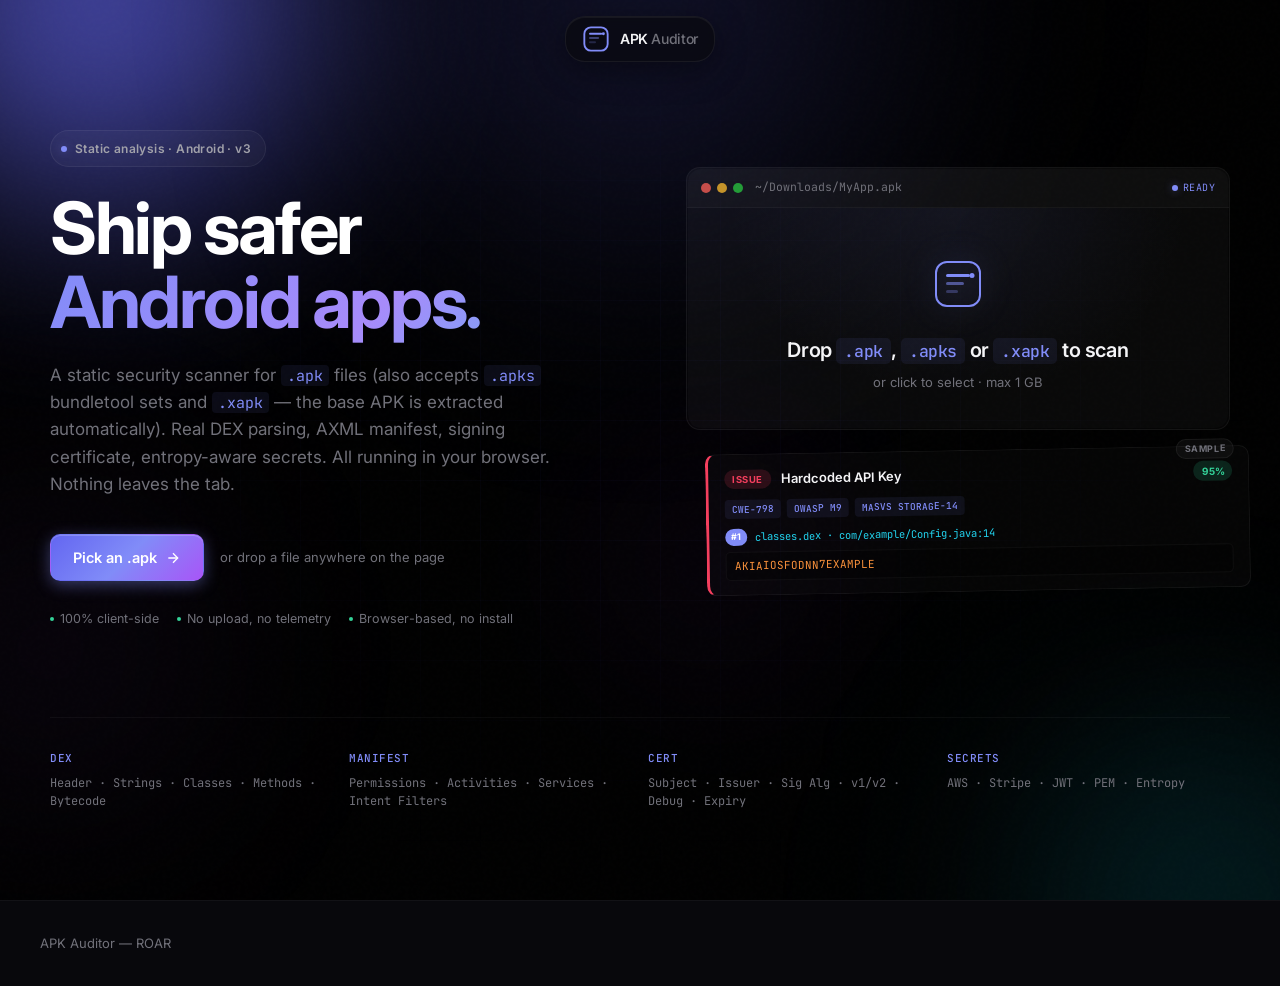
<file: internal/api/ui/apkauditor/index.html>
<!DOCTYPE html>
<html lang="en">
<head>
    <meta charset="UTF-8">
    <meta name="viewport" content="width=device-width, initial-scale=1.0, viewport-fit=cover">
    <meta name="color-scheme" content="dark">
    <title>APK Auditor — ROAR</title>
    <meta name="description" content="Android APK static security scanner. DEX parsing, AXML manifest, signing certificate, entropy-aware secret detection. 100% client-side.">
    <meta name="theme-color" content="#000000">
    <link rel="icon" type="image/svg+xml" href="icons/icon-192.svg">
    <link rel="stylesheet" href="src/styles.css">
    <link rel="preconnect" href="https://fonts.googleapis.com">
    <link rel="preconnect" href="https://fonts.gstatic.com" crossorigin>
    <link href="https://fonts.googleapis.com/css2?family=Inter:wght@400;500;600;700;800&family=JetBrains+Mono:wght@400;500;600&display=swap" rel="stylesheet">
</head>
<body>
    <a class="skip-link" href="#main">Skip to content</a>

    <div class="noise-overlay" aria-hidden="true"></div>
    <div class="ambient" aria-hidden="true">
        <div class="ambient-orb active orb-1"></div>
        <div class="ambient-orb orb-2"></div>
        <div class="ambient-orb orb-3"></div>
    </div>

    <header class="site-header" role="banner">
        <div class="site-header-inner">
            <a href="#" class="logo" aria-label="APK Auditor home">
                <div class="logo-icon" aria-hidden="true">
                    <svg viewBox="0 0 36 36" fill="none" xmlns="http://www.w3.org/2000/svg">
                        <rect x="3" y="3" width="30" height="30" rx="8.5" fill="none" stroke="currentColor" stroke-width="2.4" stroke-linejoin="round"/>
                        <rect x="9" y="10" width="17" height="2.6" rx="1.3" fill="#818cf8"/>
                        <rect x="9" y="15.5" width="13" height="2.6" rx="1.3" fill="currentColor" opacity="0.42"/>
                        <rect x="9" y="21" width="9"  height="2.6" rx="1.3" fill="currentColor" opacity="0.22"/>
                        <circle cx="27.5" cy="11.3" r="1.9" fill="#818cf8"/>
                    </svg>
                </div>
                <div class="logo-text"><span class="logo-prefix">APK</span><span class="logo-suffix">Auditor</span></div>
            </a>
        </div>
    </header>

    <main id="main">
    <section class="hero" id="landingContent">
        <div class="hero-grid" aria-hidden="true"></div>
        <div class="hero-glow glow-1" aria-hidden="true"></div>
        <div class="hero-glow glow-2" aria-hidden="true"></div>
        <div class="hero-glow glow-3" aria-hidden="true"></div>

        <div class="hero-inner">
            <div class="hero-text">
                <span class="hero-tag">
                    <span class="hero-tag-dot"></span>
                    Static analysis · Android · v3
                </span>
                <h1 class="hero-title">
                    Ship safer<br>
                    <span class="hero-title-accent">Android apps.</span>
                </h1>
                <p class="hero-subtitle">A static security scanner for <code>.apk</code> files (also accepts <code>.apks</code> bundletool sets and <code>.xapk</code> — the base APK is extracted automatically). Real DEX parsing, AXML manifest, signing certificate, entropy-aware secrets. All running in your browser. Nothing leaves the tab.</p>

                <div class="hero-cta">
                    <button class="btn btn-primary btn-lg" id="heroCta" type="button">
                        Pick an .apk
                        <svg viewBox="0 0 24 24" width="16" height="16" fill="none" stroke="currentColor" stroke-width="2" aria-hidden="true"><line x1="5" y1="12" x2="19" y2="12"/><polyline points="12 5 19 12 12 19"/></svg>
                    </button>
                    <span class="hero-cta-hint">or drop a file anywhere on the page</span>
                </div>

                <div class="hero-checks">
                    <span class="hero-check"><span class="hero-check-dot"></span>100% client-side</span>
                    <span class="hero-check"><span class="hero-check-dot"></span>No upload, no telemetry</span>
                    <span class="hero-check"><span class="hero-check-dot"></span>Browser-based, no install</span>
                </div>
            </div>

            <div class="hero-visual">
                <div class="dropzone" id="dropZone" role="button" tabindex="0" aria-label="Drop APK file or click to select">
                    <div class="dropzone-toprow">
                        <span class="dropzone-traffic"><i></i><i></i><i></i></span>
                        <span class="dropzone-file mono">~/Downloads/MyApp.apk</span>
                        <span class="dropzone-status"><span class="dropzone-status-dot"></span>READY</span>
                    </div>
                    <div class="dropzone-body">
                        <div class="dropzone-icon" aria-hidden="true">
                            <svg viewBox="0 0 64 64" fill="none">
                                <rect x="10" y="10" width="44" height="44" rx="11" fill="none" stroke="currentColor" stroke-width="2"/>
                                <rect x="20" y="22" width="24" height="3" rx="1.5" fill="currentColor"/>
                                <rect x="20" y="30" width="18" height="3" rx="1.5" fill="currentColor" opacity="0.55"/>
                                <rect x="20" y="38" width="12" height="3" rx="1.5" fill="currentColor" opacity="0.30"/>
                                <circle cx="46" cy="23.5" r="2.5" fill="#818cf8"/>
                            </svg>
                        </div>
                        <div class="dropzone-title">Drop <code>.apk</code>, <code>.apks</code> or <code>.xapk</code> to scan</div>
                        <div class="dropzone-desc">or click to select · max 1 GB</div>
                    </div>
                </div>

                <div class="preview-card" id="previewCard" aria-hidden="true">
                    <div class="preview-card-head">
                        <span class="preview-sev preview-sev-high" data-field="sev">ISSUE</span>
                        <span class="preview-title" data-field="title">Hardcoded API Key</span>
                        <span class="preview-conf" data-field="conf">95%</span>
                    </div>
                    <div class="preview-meta" data-field="meta">
                        <span class="preview-tag">CWE-798</span>
                        <span class="preview-tag">OWASP M9</span>
                        <span class="preview-tag">MASVS STORAGE-14</span>
                    </div>
                    <div class="preview-instance">
                        <span class="preview-instance-num">#1</span>
                        <code class="preview-file" data-field="file">classes.dex · com/example/Config.java:14</code>
                    </div>
                    <code class="preview-match" data-field="match">&#65;KIA&#73;OSFODNN7EXAMPLE</code>
                </div>
            </div>

            <input type="file" id="fileInput" class="file-input" accept=".apk,.apks,.xapk,.zip" aria-label="Select APK file">
        </div>

        <div class="hero-feats-row">
            <div class="hero-feat"><span class="hero-feat-key">DEX</span><span class="hero-feat-val">Header · Strings · Classes · Methods · Bytecode</span></div>
            <div class="hero-feat"><span class="hero-feat-key">Manifest</span><span class="hero-feat-val">Permissions · Activities · Services · Intent Filters</span></div>
            <div class="hero-feat"><span class="hero-feat-key">Cert</span><span class="hero-feat-val">Subject · Issuer · Sig Alg · v1/v2 · Debug · Expiry</span></div>
            <div class="hero-feat"><span class="hero-feat-key">Secrets</span><span class="hero-feat-val">AWS · Stripe · JWT · PEM · Entropy</span></div>
        </div>

    </section>

    <div class="app-container" id="appContainer">
        <div class="app-header">
            <div class="app-title">
                <div class="app-icon" id="appIcon" aria-hidden="true"></div>
                <div class="app-info">
                    <h2 id="appName">App Name</h2>
                    <p id="bundleId" class="mono">package.name</p>
                </div>
            </div>
            <div class="app-actions">
                <div class="export-menu">
                    <button class="btn btn-ghost" id="exportMenuBtn" type="button" aria-haspopup="true" aria-expanded="false" title="Export findings">
                        <svg viewBox="0 0 24 24" width="14" height="14" fill="none" stroke="currentColor" stroke-width="2" aria-hidden="true"><path d="M21 15v4a2 2 0 01-2 2H5a2 2 0 01-2-2v-4"/><polyline points="7 10 12 15 17 10"/><line x1="12" y1="15" x2="12" y2="3"/></svg>
                        Export
                        <svg viewBox="0 0 24 24" width="12" height="12" fill="none" stroke="currentColor" stroke-width="2" aria-hidden="true"><polyline points="6 9 12 15 18 9"/></svg>
                    </button>
                    <div class="export-dropdown" id="exportDropdown" role="menu" hidden>
                        <button class="export-item" data-export="pdf"   role="menuitem" type="button"><span class="export-item-name">PDF Report</span><span class="export-item-desc">printable audit</span></button>
                        <button class="export-item" data-export="json"  role="menuitem" type="button"><span class="export-item-name">JSON</span><span class="export-item-desc">full result tree</span></button>
                        <button class="export-item" data-export="csv"   role="menuitem" type="button"><span class="export-item-name">CSV</span><span class="export-item-desc">detailed findings table</span></button>
                        <button class="export-item" data-export="sarif" role="menuitem" type="button"><span class="export-item-name">SARIF 2.1</span><span class="export-item-desc">GitHub Code Scanning</span></button>
                    </div>
                </div>
                <button class="btn btn-primary" id="newScanBtn" type="button">
                    <svg viewBox="0 0 24 24" width="16" height="16" fill="none" stroke="currentColor" stroke-width="2" aria-hidden="true"><polyline points="23 4 23 10 17 10"/><path d="M20.49 15a9 9 0 1 1-2.12-9.36L23 10"/></svg>
                    New Scan
                </button>
            </div>
        </div>

        <nav class="tabs" role="tablist" aria-label="Analysis tabs">
            <button class="tab active" role="tab" data-tab="overview"     aria-selected="true"  aria-controls="panel-overview">
                <svg viewBox="0 0 24 24" width="16" height="16" fill="none" stroke="currentColor" stroke-width="2" aria-hidden="true"><rect x="3" y="3" width="7" height="7"/><rect x="14" y="3" width="7" height="7"/><rect x="14" y="14" width="7" height="7"/><rect x="3" y="14" width="7" height="7"/></svg>
                Overview
            </button>
            <button class="tab" role="tab" data-tab="findings"     aria-selected="false" aria-controls="panel-findings">
                <svg viewBox="0 0 24 24" width="16" height="16" fill="none" stroke="currentColor" stroke-width="2" aria-hidden="true"><path d="M12 22s8-4 8-10V5l-8-3-8 3v7c0 6 8 10 8 10z"/></svg>
                Findings <span class="tab-badge" id="findingsCount">0</span>
            </button>
            <button class="tab" role="tab" data-tab="manifest"     aria-selected="false" aria-controls="panel-manifest">
                <svg viewBox="0 0 24 24" width="16" height="16" fill="none" stroke="currentColor" stroke-width="2" aria-hidden="true"><path d="M14 2H6a2 2 0 00-2 2v16a2 2 0 002 2h12a2 2 0 002-2V8z"/><polyline points="14 2 14 8 20 8"/><line x1="16" y1="13" x2="8" y2="13"/><line x1="16" y1="17" x2="8" y2="17"/></svg>
                Manifest
            </button>
            <button class="tab" role="tab" data-tab="components"   aria-selected="false" aria-controls="panel-components">
                <svg viewBox="0 0 24 24" width="16" height="16" fill="none" stroke="currentColor" stroke-width="2" aria-hidden="true"><rect x="3" y="3" width="7" height="7"/><rect x="14" y="3" width="7" height="7"/><rect x="14" y="14" width="7" height="7"/><rect x="3" y="14" width="7" height="7"/></svg>
                Components
            </button>
            <button class="tab" role="tab" data-tab="cert"         aria-selected="false" aria-controls="panel-cert">
                <svg viewBox="0 0 24 24" width="16" height="16" fill="none" stroke="currentColor" stroke-width="2" aria-hidden="true"><rect x="3" y="11" width="18" height="11" rx="2"/><path d="M7 11V7a5 5 0 0110 0v4"/></svg>
                Cert
            </button>
            <button class="tab" role="tab" data-tab="explorer"     aria-selected="false" aria-controls="panel-explorer">
                <svg viewBox="0 0 24 24" width="16" height="16" fill="none" stroke="currentColor" stroke-width="2" aria-hidden="true"><path d="M22 19a2 2 0 01-2 2H4a2 2 0 01-2-2V5a2 2 0 012-2h5l2 3h9a2 2 0 012 2z"/></svg>
                Explorer
            </button>
        </nav>

        <section id="panel-overview" class="panel active" role="tabpanel">
            <div class="stats-grid" id="overviewStats"></div>
            <div class="mitm-readiness" id="mitmReadiness"></div>
            <div class="results-section">
                <div class="results-header"><svg viewBox="0 0 24 24" width="18" height="18" fill="none" stroke="currentColor" stroke-width="2" aria-hidden="true"><circle cx="12" cy="12" r="10"/><line x1="12" y1="16" x2="12" y2="12"/><line x1="12" y1="8" x2="12.01" y2="8"/></svg>Application</div>
                <div id="appInfoGrid" class="results-body"></div>
            </div>
            <div class="results-section">
                <div class="results-header"><svg viewBox="0 0 24 24" width="18" height="18" fill="none" stroke="currentColor" stroke-width="2" aria-hidden="true"><path d="M1 12s4-8 11-8 11 8 11 8-4 8-11 8-11-8-11-8z"/><circle cx="12" cy="12" r="3"/></svg>Dangerous Permissions</div>
                <div id="dangerousPermsList" class="results-body"></div>
            </div>
            <div class="results-section">
                <div class="results-header"><svg viewBox="0 0 24 24" width="18" height="18" fill="none" stroke="currentColor" stroke-width="2" aria-hidden="true"><path d="M21 16V8a2 2 0 00-1-1.73l-7-4a2 2 0 00-2 0l-7 4A2 2 0 003 8v8a2 2 0 001 1.73l7 4a2 2 0 002 0l7-4A2 2 0 0021 16z"/></svg>Trackers &amp; SDKs</div>
                <div id="trackersList" class="results-body"></div>
            </div>
            <div class="results-section">
                <div class="results-header"><svg viewBox="0 0 24 24" width="18" height="18" fill="none" stroke="currentColor" stroke-width="2" aria-hidden="true"><path d="M10 13a5 5 0 007.54.54l3-3a5 5 0 00-7.07-7.07l-1.72 1.71"/><path d="M14 11a5 5 0 00-7.54-.54l-3 3a5 5 0 007.07 7.07l1.71-1.71"/></svg>URLs found in DEX</div>
                <div id="urlsList" class="results-body"></div>
            </div>
            <div id="warningsBanner" hidden></div>
        </section>

        <section id="panel-findings" class="panel" role="tabpanel" hidden>
            <div class="findings-toolbar" role="toolbar" aria-label="Findings filters">
                <div class="filter-bar">
                    <button class="filter-btn active" data-filter="all"    type="button">All</button>
                    <button class="filter-btn" data-filter="issue"  type="button">Issues</button>
                    <button class="filter-btn" data-filter="info"   type="button">Info</button>
                    <button class="filter-btn" data-filter="secure" type="button">Secure</button>
                </div>
                <div class="findings-controls">
                    <label class="search-wrap">
                        <span class="sr-only">Search findings</span>
                        <input type="search" id="findingsSearchInput" placeholder="Search rule, file, match, CWE…  (press / to focus)" aria-label="Search findings">
                    </label>
                    <label class="sort-wrap">
                        <span>Sort</span>
                        <select id="findingsSort" aria-label="Sort findings">
                            <option value="severity">Severity</option>
                            <option value="confidence">Confidence</option>
                            <option value="count">Count</option>
                            <option value="name">Name</option>
                        </select>
                    </label>
                    <label class="conf-wrap">
                        <span>Min confidence <span id="findingsMinConfidenceLabel">≥ 0%</span></span>
                        <input type="range" id="findingsMinConfidence" min="0" max="100" step="5" value="0" aria-label="Minimum confidence">
                    </label>
                    <div class="bulk-actions">
                        <button class="bulk-btn" id="expandAllBtn"   type="button" title="Expand all">Expand All</button>
                        <button class="bulk-btn" id="collapseAllBtn" type="button" title="Collapse all">Collapse All</button>
                    </div>
                </div>
            </div>
            <div class="results-section">
                <div class="results-header">
                    <svg viewBox="0 0 24 24" width="18" height="18" fill="none" stroke="currentColor" stroke-width="2" aria-hidden="true"><path d="M10.29 3.86L1.82 18a2 2 0 001.71 3h16.94a2 2 0 001.71-3L13.71 3.86a2 2 0 00-3.42 0z"/><line x1="12" y1="9" x2="12" y2="13"/><line x1="12" y1="17" x2="12.01" y2="17"/></svg>
                    <span>Findings</span>
                    <span id="findingsResultCount" class="results-header-sub">0</span>
                </div>
                <div id="findingsList" class="results-body" role="list"></div>
                <div id="findingsPager" class="findings-pager" aria-label="Pagination"></div>
            </div>
        </section>

        <section id="panel-manifest" class="panel" role="tabpanel" hidden>
            <div class="results-section">
                <div class="results-header"><svg viewBox="0 0 24 24" width="18" height="18" fill="none" stroke="currentColor" stroke-width="2" aria-hidden="true"><path d="M14 2H6a2 2 0 00-2 2v16a2 2 0 002 2h12a2 2 0 002-2V8z"/><polyline points="14 2 14 8 20 8"/></svg>Package &amp; SDK</div>
                <div id="manifestSummary" class="results-body"></div>
            </div>
            <div class="results-section">
                <div class="results-header"><svg viewBox="0 0 24 24" width="18" height="18" fill="none" stroke="currentColor" stroke-width="2" aria-hidden="true"><rect x="3" y="11" width="18" height="11" rx="2"/><path d="M7 11V7a5 5 0 0110 0v4"/></svg>All Permissions <span id="permissionsCount" class="results-header-sub">0</span></div>
                <div id="permissionsList" class="results-body"></div>
            </div>
            <div class="results-section">
                <div class="results-header"><svg viewBox="0 0 24 24" width="18" height="18" fill="none" stroke="currentColor" stroke-width="2" aria-hidden="true"><polyline points="16 18 22 12 16 6"/><polyline points="8 6 2 12 8 18"/></svg>Raw AndroidManifest.xml</div>
                <div id="manifestRaw" class="results-body"></div>
            </div>
        </section>

        <section id="panel-components" class="panel" role="tabpanel" hidden>
            <div id="componentsSummary"></div>
            <div class="findings-toolbar" role="toolbar" aria-label="Components filters">
                <div id="componentsToolbar" class="components-toolbar"></div>
            </div>
            <div class="results-section">
                <div class="results-header"><svg viewBox="0 0 24 24" width="18" height="18" fill="none" stroke="currentColor" stroke-width="2" aria-hidden="true"><rect x="3" y="3" width="18" height="18" rx="2"/><line x1="3" y1="9" x2="21" y2="9"/></svg>Components</div>
                <div id="componentsList" class="results-body"></div>
            </div>
        </section>

        <section id="panel-cert" class="panel" role="tabpanel" hidden>
            <div class="results-section">
                <div class="results-header"><svg viewBox="0 0 24 24" width="18" height="18" fill="none" stroke="currentColor" stroke-width="2" aria-hidden="true"><rect x="3" y="11" width="18" height="11" rx="2"/><path d="M7 11V7a5 5 0 0110 0v4"/></svg>Signing Certificate</div>
                <div id="certCard" class="results-body"></div>
            </div>
            <div class="results-section">
                <div class="results-header"><svg viewBox="0 0 24 24" width="18" height="18" fill="none" stroke="currentColor" stroke-width="2" aria-hidden="true"><circle cx="12" cy="12" r="10"/><path d="M22 4L12 14.01l-3-3"/></svg>Signature Scheme</div>
                <div id="sigSchemeCard" class="results-body"></div>
            </div>
        </section>

        <section id="panel-explorer" class="panel" role="tabpanel" hidden>
            <div class="explorer-container">
                <aside class="explorer-sidebar" aria-label="Files">
                    <div class="quick-access">
                        <div class="quick-access-header"><span>Quick Access</span></div>
                        <div class="quick-access-list" id="quickAccessList"></div>
                    </div>
                    <div class="explorer-controls">
                        <div class="explorer-search-mode" role="tablist" aria-label="Search mode">
                            <button class="explorer-search-tab active" data-search-mode="name"    type="button">File name</button>
                            <button class="explorer-search-tab"        data-search-mode="content" type="button">In files</button>
                            <button class="explorer-search-tab"        data-search-mode="strings" type="button">DEX strings</button>
                        </div>
                        <input type="search" id="fileSearchInput" placeholder="Search files…" aria-label="Search">
                        <div class="explorer-search-hint mono" id="explorerSearchHint"></div>
                    </div>
                    <div id="fileSearchResults" role="listbox"></div>
                    <div class="tree-section-header">
                        <span>Files</span>
                        <span class="tree-file-count" id="totalFileCount"></span>
                    </div>
                    <div class="file-tree-container" id="fileTree" role="tree"></div>
                </aside>
                <div class="explorer-main">
                    <div class="explorer-toolbar">
                        <span class="current-file-path mono" id="currentFilePath">Select a file</span>
                        <button class="viewer-btn" id="downloadFileBtn" type="button" title="Download this file" aria-label="Download current file" disabled>
                            <svg viewBox="0 0 24 24" width="14" height="14" fill="none" stroke="currentColor" stroke-width="2" aria-hidden="true"><path d="M21 15v4a2 2 0 01-2 2H5a2 2 0 01-2-2v-4"/><polyline points="7 10 12 15 17 10"/><line x1="12" y1="15" x2="12" y2="3"/></svg>
                            Download
                        </button>
                    </div>
                    <div class="file-viewer-container">
                        <div id="fileViewer"><div class="no-data">Select a file from Quick Access or the tree</div></div>
                    </div>
                </div>
            </div>
        </section>
    </div>
    </main>

    <footer class="site-footer">
        <div class="site-footer-inner">
            <div class="footer-brand">
                <span>APK Auditor — ROAR</span>
            </div>
        </div>
    </footer>

    <div class="loading-overlay" id="loadingOverlay" role="alertdialog" aria-live="polite" aria-labelledby="loadingText">
        <div class="loader" aria-hidden="true"></div>
        <div class="loading-text" id="loadingText">Analyzing APK…</div>
        <div class="loading-subtext" id="progressText">Extracting…</div>
        <div class="loading-detail" id="progressDetail"></div>
        <div class="progress-bar" aria-hidden="true"><div class="progress-fill" id="progressFill"></div></div>
    </div>

    <div class="toast-container" id="toastContainer" aria-live="polite" aria-atomic="true"></div>

    <script src="lib/jszip.min.js"></script>
    <script src="lib/jspdf.umd.min.js"></script>
    <script src="src/core/entropy.js"></script>
    <script src="src/core/engine.js"></script>
    <script src="src/core/export.js"></script>
    <script src="src/core/pdf.js"></script>
    <script src="src/main.js"></script>
</body>
</html>
</file>
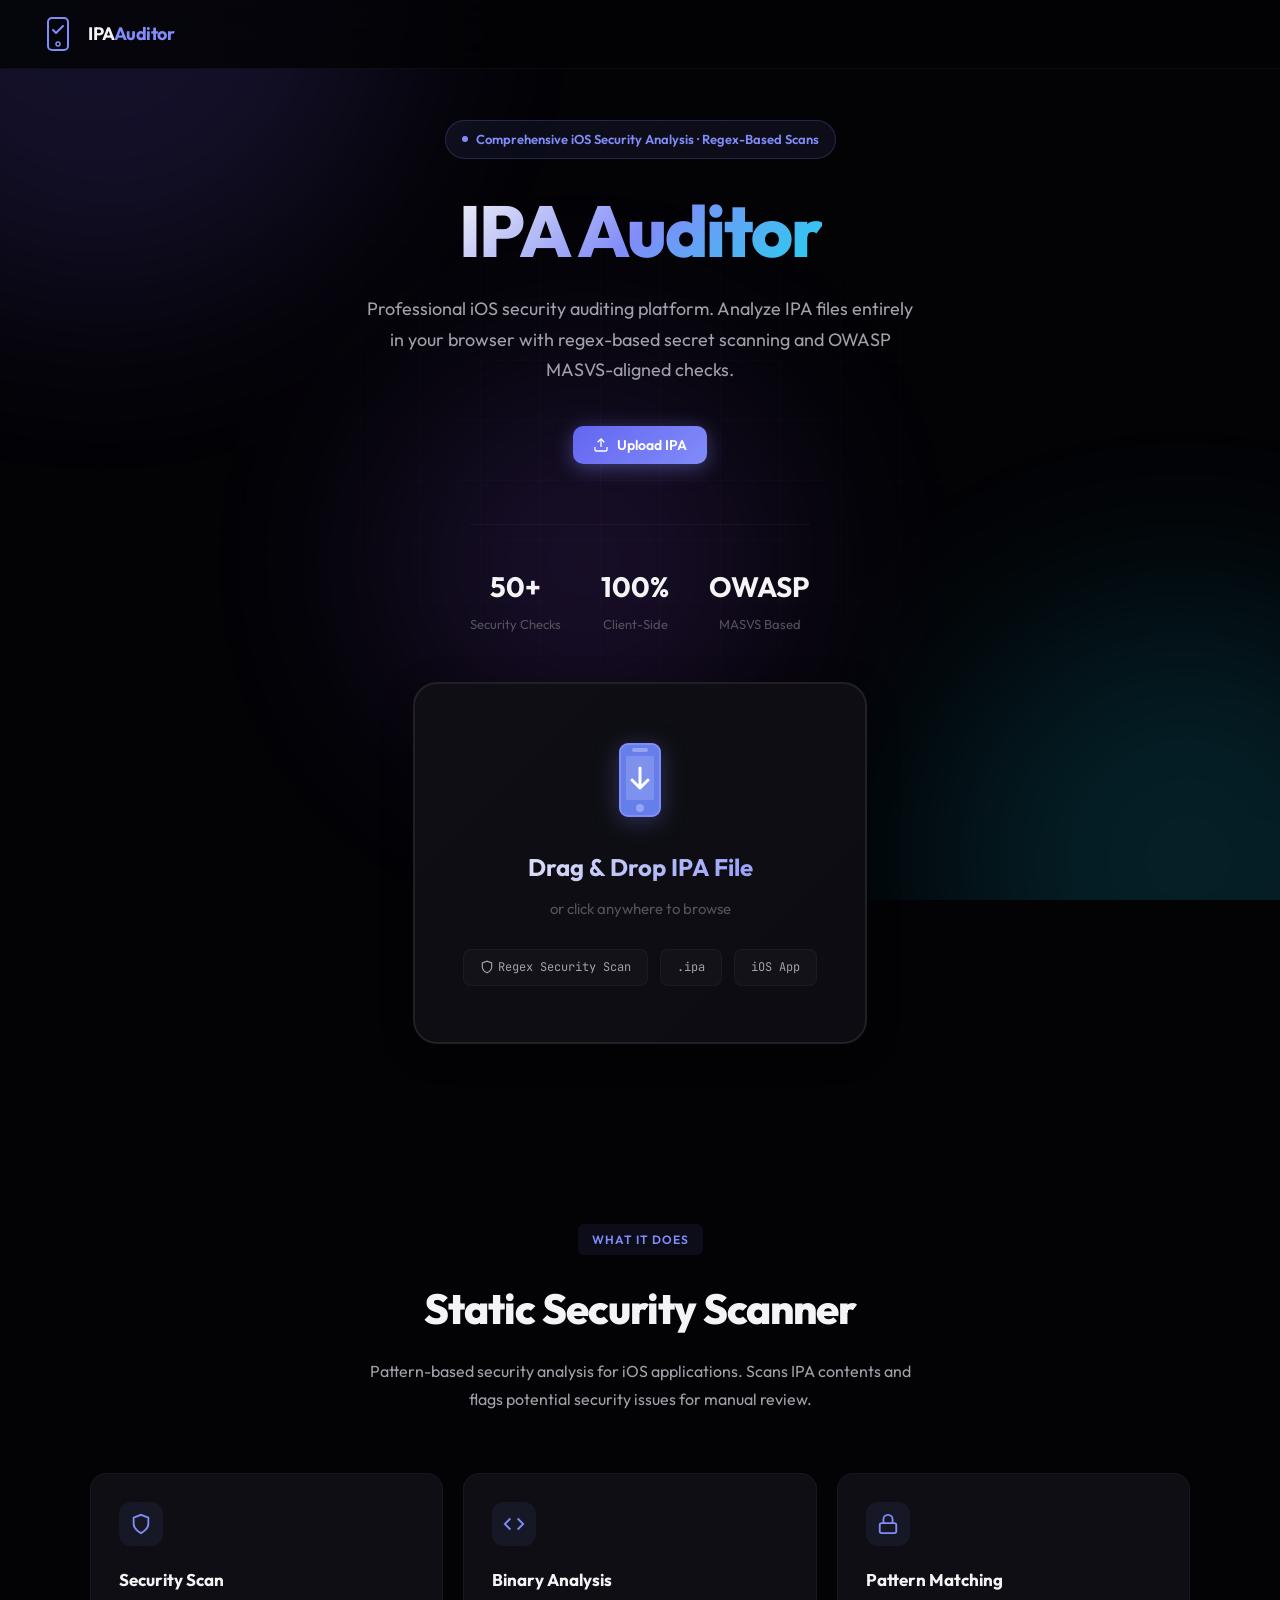
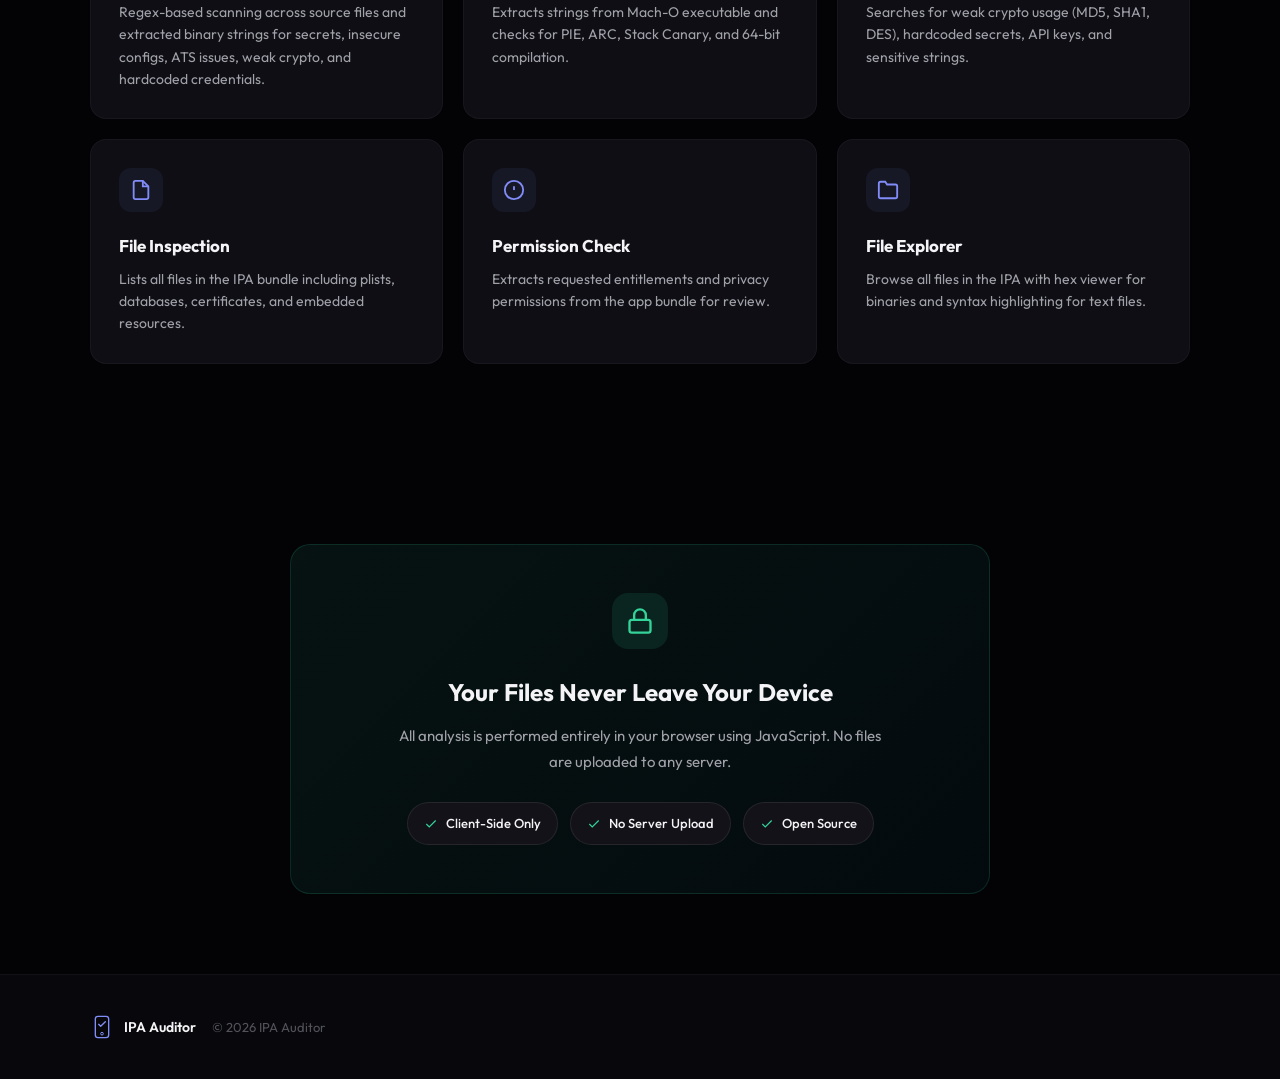
<file: internal/api/ui/ipaauditor/index.html>
<!DOCTYPE html>
<html lang="en">
<head>
    <meta charset="UTF-8">
    <meta name="viewport" content="width=device-width, initial-scale=1.0">
    <title>IPA Auditor - iOS Security Analysis Tool</title>
    <meta name="description" content="Professional iOS security auditing platform. Analyze IPA files entirely in your browser.">
    <meta name="description" content="Professional iOS security auditing platform. Analyze IPA files entirely in your browser.">
    <meta name="theme-color" content="#030306">

    <meta http-equiv="X-Content-Type-Options" content="nosniff">
    <meta name="referrer" content="strict-origin-when-cross-origin">
    <link href="https://fonts.googleapis.com/css2?family=Outfit:wght@300;400;500;600;700;800&family=JetBrains+Mono:wght@400;500&display=swap" rel="stylesheet">

    <script src="lib/jszip.min.js"></script>
    <script src="lib/plist.min.js"></script>
    <script src="lib/jspdf.umd.min.js"></script>
    <style>
        :root {
            --bg-primary: #030306;
            --bg-secondary: #08080c;
            --bg-tertiary: #0c0c12;
            --bg-card: #0e0e14;
            --bg-elevated: #121218;
            --border-subtle: rgba(255, 255, 255, 0.04);
            --border-default: rgba(255, 255, 255, 0.08);
            --border-hover: rgba(255, 255, 255, 0.12);
            --text-primary: #f4f4f6;
            --text-secondary: #a1a1aa;
            --text-muted: #52525b;
            --accent-primary: #818cf8;
            --accent-secondary: #6366f1;
            --accent-glow: rgba(129, 140, 248, 0.4);
            --accent-subtle: rgba(129, 140, 248, 0.08);
            --cyan: #22d3ee;
            --green: #34d399;
            --red: #fb7185;
            --orange: #fb923c;
            --code-bg: #0a0a0e;
        }
        * { margin: 0; padding: 0; box-sizing: border-box; }
        html { font-size: 15px; scroll-behavior: smooth; }
        body {
            font-family: 'Outfit', -apple-system, system-ui, sans-serif;
            background: var(--bg-primary);
            color: var(--text-primary);
            min-height: 100vh;
            line-height: 1.6;
            -webkit-font-smoothing: antialiased;
            overflow-x: hidden;
        }
        .particle-field { position: fixed; inset: 0; z-index: 0; overflow: hidden; pointer-events: none; }
        .particle {
            position: absolute; width: 2px; height: 2px; background: var(--accent-primary);
            border-radius: 50%; opacity: 0; animation: particleFloat 15s infinite;
        }
        .particle::after { content: ''; position: absolute; inset: -2px; background: inherit; border-radius: 50%; filter: blur(4px); opacity: 0.5; }
        @keyframes particleFloat { 0% { opacity: 0; transform: translateY(100vh) scale(0); } 10% { opacity: 0.6; } 90% { opacity: 0.6; } 100% { opacity: 0; transform: translateY(-100vh) scale(1); } }
        .gradient-orbs { position: fixed; inset: 0; z-index: 0; pointer-events: none; overflow: hidden; }
        .orb { position: absolute; border-radius: 50%; filter: blur(100px); opacity: 0.15; }
        .orb-1 { width: 600px; height: 600px; background: linear-gradient(135deg, #6366f1, #8b5cf6); top: -300px; left: -200px; animation: orbDrift1 30s ease-in-out infinite; }
        .orb-2 { width: 500px; height: 500px; background: linear-gradient(135deg, #06b6d4, #22d3ee); bottom: -200px; right: -150px; animation: orbDrift2 25s ease-in-out infinite; }
        .orb-3 { width: 400px; height: 400px; background: linear-gradient(135deg, #8b5cf6, #a855f7); top: 40%; left: 30%; animation: orbDrift3 35s ease-in-out infinite; }
        @keyframes orbDrift1 { 0%, 100% { transform: translate(0, 0); } 50% { transform: translate(80px, 40px); } }
        @keyframes orbDrift2 { 0%, 100% { transform: translate(0, 0); } 50% { transform: translate(-60px, -60px); } }
        @keyframes orbDrift3 { 0%, 100% { transform: translate(-50%, -50%) scale(0.8); opacity: 0.1; } 50% { transform: translate(-50%, -50%) scale(1.2); opacity: 0.2; } }
        .grid-pattern {
            position: fixed; inset: 0; z-index: 0; pointer-events: none;
            background-image: linear-gradient(rgba(255,255,255,0.02) 1px, transparent 1px), linear-gradient(90deg, rgba(255,255,255,0.02) 1px, transparent 1px);
            background-size: 60px 60px; mask-image: radial-gradient(ellipse at center, black 0%, transparent 70%);
        }
        .header { position: fixed; top: 0; left: 0; right: 0; z-index: 100; padding: 16px 24px; background: rgba(3, 3, 6, 0.8); backdrop-filter: blur(20px); border-bottom: 1px solid var(--border-subtle); }
        .header-inner { max-width: 1200px; margin: 0 auto; display: flex; align-items: center; justify-content: space-between; gap: 16px; }
        .logo { display: flex; align-items: center; gap: 12px; text-decoration: none; color: inherit; }
        .logo-icon { width: 36px; height: 36px; }
        .logo-icon svg { width: 100%; height: 100%; }
        .logo-text { font-weight: 700; font-size: 18px; letter-spacing: -0.5px; }
        .logo-text span { color: var(--accent-primary); }
        .nav-links { display: flex; align-items: center; gap: 8px; }
        .nav-link { padding: 8px 16px; font-size: 14px; font-weight: 500; color: var(--text-secondary); text-decoration: none; border-radius: 8px; transition: all 0.2s ease; }
        .nav-link:hover { color: var(--text-primary); background: var(--accent-subtle); }
        .btn { padding: 10px 20px; font-size: 14px; font-weight: 600; font-family: inherit; border: none; border-radius: 10px; cursor: pointer; transition: all 0.2s ease; display: inline-flex; align-items: center; gap: 8px; text-decoration: none; }
        .btn-primary { background: linear-gradient(135deg, var(--accent-secondary), var(--accent-primary)); color: white; box-shadow: 0 4px 20px var(--accent-glow); }
        .btn-primary:hover { transform: translateY(-2px); box-shadow: 0 8px 30px var(--accent-glow); }
        .btn-ghost { background: var(--bg-elevated); color: var(--text-primary); border: 1px solid var(--border-default); }
        .btn-ghost:hover { background: var(--bg-card); border-color: var(--border-hover); }
        .btn svg { width: 16px; height: 16px; }
        .hero { position: relative; z-index: 2; min-height: 100vh; display: flex; flex-direction: column; align-items: center; justify-content: center; padding: 120px 24px 80px; text-align: center; }
        .hero-badge { display: inline-flex; align-items: center; gap: 8px; padding: 8px 16px; background: var(--accent-subtle); border: 1px solid rgba(129, 140, 248, 0.2); border-radius: 100px; font-size: 13px; font-weight: 600; color: var(--accent-primary); margin-bottom: 32px; animation: fadeUp 0.8s ease forwards; }
        .hero-badge::before { content: ''; width: 6px; height: 6px; background: var(--accent-primary); border-radius: 50%; animation: pulse 2s ease infinite; }
        @keyframes pulse { 0%, 100% { opacity: 1; transform: scale(1); } 50% { opacity: 0.5; transform: scale(1.5); } }
        @keyframes fadeUp { from { opacity: 0; transform: translateY(20px); } to { opacity: 1; transform: translateY(0); } }
        .hero-title { font-size: clamp(40px, 7vw, 72px); font-weight: 800; letter-spacing: -2px; line-height: 1.1; margin-bottom: 24px; animation: fadeUp 0.8s ease 0.1s forwards; opacity: 0; }
        .hero-title .gradient { background: linear-gradient(135deg, var(--text-primary) 0%, var(--accent-primary) 50%, var(--cyan) 100%); -webkit-background-clip: text; -webkit-text-fill-color: transparent; background-clip: text; }
        .hero-subtitle { font-size: 18px; color: var(--text-secondary); max-width: 560px; margin: 0 auto 40px; line-height: 1.7; animation: fadeUp 0.8s ease 0.2s forwards; opacity: 0; }
        .hero-actions { display: flex; gap: 12px; justify-content: center; flex-wrap: wrap; animation: fadeUp 0.8s ease 0.3s forwards; opacity: 0; }
        .hero-stats { display: flex; align-items: center; justify-content: center; gap: 40px; margin-top: 60px; padding-top: 40px; border-top: 1px solid var(--border-subtle); animation: fadeUp 0.8s ease 0.4s forwards; opacity: 0; }
        .hero-stat { text-align: center; }
        .hero-stat-value { font-size: 28px; font-weight: 700; color: var(--text-primary); }
        .hero-stat-label { font-size: 13px; color: var(--text-muted); margin-top: 4px; }
        .dropzone { position: relative; max-width: 600px; margin: 48px auto 0; padding: 56px 48px; background: linear-gradient(135deg, var(--bg-card) 0%, var(--bg-tertiary) 100%); border: 2px solid var(--border-default); border-radius: 24px; cursor: pointer; transition: all 0.3s ease; animation: fadeUp 0.8s ease 0.5s forwards; opacity: 0; overflow: hidden; box-shadow: 0 8px 32px rgba(0,0,0,0.3); }
        .dropzone::before { content: ''; position: absolute; inset: 0; background: radial-gradient(ellipse at center, var(--accent-subtle) 0%, transparent 70%); opacity: 0; transition: opacity 0.3s ease; pointer-events: none; }
        .dropzone::after { content: ''; position: absolute; inset: 0; border-radius: 24px; background: linear-gradient(135deg, rgba(129, 140, 248, 0.1) 0%, rgba(34, 211, 238, 0.05) 100%); opacity: 0; transition: opacity 0.3s ease; pointer-events: none; }
        .dropzone:hover { border-color: var(--accent-primary); transform: translateY(-4px); box-shadow: 0 16px 48px rgba(129, 140, 248, 0.2); }
        .dropzone:hover::before, .dropzone:hover::after { opacity: 1; }
        .dropzone.drag-over { border-color: var(--cyan); background: linear-gradient(135deg, rgba(34, 211, 238, 0.1) 0%, var(--bg-tertiary) 100%); transform: scale(1.02); box-shadow: 0 20px 60px rgba(34, 211, 238, 0.25); }
        .dropzone-icon { width: 80px; height: 80px; margin: 0 auto 28px; position: relative; z-index: 1; filter: drop-shadow(0 4px 12px rgba(129, 140, 248, 0.3)); }
        .dropzone-icon svg { width: 100%; height: 100%; }
        .dropzone-title { font-size: 24px; font-weight: 700; margin-bottom: 10px; position: relative; z-index: 1; background: linear-gradient(135deg, var(--text-primary) 0%, var(--accent-primary) 100%); -webkit-background-clip: text; -webkit-text-fill-color: transparent; background-clip: text; }
        .dropzone-desc { color: var(--text-muted); font-size: 15px; margin-bottom: 28px; position: relative; z-index: 1; }
        .dropzone-formats { display: flex; justify-content: center; gap: 12px; flex-wrap: wrap; position: relative; z-index: 1; }
        .format-tag { padding: 8px 16px; background: var(--bg-elevated); border: 1px solid var(--border-subtle); border-radius: 8px; font-size: 12px; font-family: 'JetBrains Mono', monospace; color: var(--text-secondary); display: flex; align-items: center; transition: all 0.2s ease; }
        .format-tag:hover { border-color: var(--accent-primary); color: var(--accent-primary); }
        .file-input { display: none; }
        .features-section { position: relative; z-index: 2; padding: 100px 24px; }
        .section-header { text-align: center; max-width: 560px; margin: 0 auto 60px; }
        .section-label { display: inline-block; padding: 6px 14px; background: var(--accent-subtle); border-radius: 6px; font-size: 12px; font-weight: 600; color: var(--accent-primary); text-transform: uppercase; letter-spacing: 1px; margin-bottom: 20px; }
        .section-title { font-size: clamp(28px, 5vw, 42px); font-weight: 800; letter-spacing: -1px; margin-bottom: 16px; }
        .section-desc { font-size: 16px; color: var(--text-secondary); line-height: 1.7; }
        .features-grid { display: grid; grid-template-columns: repeat(3, 1fr); gap: 20px; max-width: 1100px; margin: 0 auto; }
        .feature-card { background: var(--bg-card); border: 1px solid var(--border-subtle); border-radius: 16px; padding: 28px; transition: all 0.3s ease; }
        .feature-card:hover { border-color: var(--border-hover); transform: translateY(-4px); box-shadow: 0 20px 40px rgba(0, 0, 0, 0.3); }
        .feature-icon { width: 44px; height: 44px; background: var(--accent-subtle); border-radius: 12px; display: flex; align-items: center; justify-content: center; margin-bottom: 20px; }
        .feature-icon svg { width: 22px; height: 22px; stroke: var(--accent-primary); }
        .feature-title { font-size: 17px; font-weight: 700; margin-bottom: 8px; }
        .feature-desc { font-size: 14px; color: var(--text-secondary); line-height: 1.6; }
        .privacy-section { position: relative; z-index: 2; padding: 80px 24px; }
        .privacy-card { max-width: 700px; margin: 0 auto; background: linear-gradient(135deg, rgba(52, 211, 153, 0.08) 0%, rgba(34, 211, 238, 0.04) 100%); border: 1px solid rgba(52, 211, 153, 0.15); border-radius: 20px; padding: 48px; text-align: center; }
        .privacy-icon { width: 56px; height: 56px; background: rgba(52, 211, 153, 0.1); border-radius: 16px; display: flex; align-items: center; justify-content: center; margin: 0 auto 24px; }
        .privacy-icon svg { width: 28px; height: 28px; stroke: var(--green); }
        .privacy-title { font-size: 24px; font-weight: 700; margin-bottom: 12px; }
        .privacy-desc { font-size: 15px; color: var(--text-secondary); line-height: 1.7; max-width: 500px; margin: 0 auto 28px; }
        .privacy-badges { display: flex; justify-content: center; gap: 12px; flex-wrap: wrap; }
        .privacy-badge { display: flex; align-items: center; gap: 8px; padding: 10px 16px; background: var(--bg-elevated); border: 1px solid var(--border-default); border-radius: 100px; font-size: 13px; font-weight: 500; }
        .privacy-badge svg { width: 14px; height: 14px; stroke: var(--green); }
        .footer { position: relative; z-index: 2; padding: 40px 24px; border-top: 1px solid var(--border-subtle); background: var(--bg-secondary); }
        .footer-inner { max-width: 1100px; margin: 0 auto; display: flex; align-items: center; justify-content: space-between; flex-wrap: wrap; gap: 16px; }
        .footer-brand { display: flex; align-items: center; gap: 16px; }
        .footer-logo { display: flex; align-items: center; gap: 10px; text-decoration: none; color: inherit; }
        .footer-logo svg { width: 24px; height: 24px; }
        .footer-logo span { font-weight: 600; font-size: 14px; }
        .footer-divider { color: var(--text-muted); font-size: 14px; }
        .footer-github { display: flex; align-items: center; gap: 8px; padding: 8px 14px; background: var(--bg-elevated); border: 1px solid var(--border-default); border-radius: 8px; font-size: 13px; font-weight: 500; color: var(--text-secondary); text-decoration: none; transition: all 0.2s ease; }
        .footer-github:hover { color: var(--text-primary); background: var(--accent-subtle); border-color: var(--accent-primary); transform: translateY(-1px); }
        .footer-github svg { flex-shrink: 0; }
        .footer-copyright { font-size: 13px; color: var(--text-muted); }
        .footer-copyright a { color: var(--accent-primary); text-decoration: none; font-weight: 500; }
        .footer-copyright a:hover { text-decoration: underline; }

        /* App Container */
        .app-container { display: none; position: relative; z-index: 2; max-width: 1300px; margin: 0 auto; padding: 90px 24px 40px; }
        .app-container.active { display: block; }
        .app-header { display: flex; align-items: center; justify-content: space-between; gap: 16px; margin-bottom: 24px; padding-bottom: 24px; border-bottom: 1px solid var(--border-subtle); flex-wrap: wrap; }
        .app-title { display: flex; align-items: center; gap: 16px; }
        .app-icon { width: 48px; height: 48px; background: linear-gradient(135deg, var(--accent-secondary), var(--accent-primary)); border-radius: 14px; display: flex; align-items: center; justify-content: center; overflow: hidden; }
        .app-icon svg { width: 24px; height: 24px; stroke: white; }
        .app-icon img { width: 100%; height: 100%; object-fit: cover; }
        .app-info h2 { font-size: 20px; font-weight: 700; margin-bottom: 2px; }
        .app-info p { font-size: 13px; color: var(--text-muted); font-family: 'JetBrains Mono', monospace; }
        .app-actions { display: flex; gap: 10px; flex-wrap: wrap; }

        /* Findings Vertical */
        .findings-vertical { display: flex; flex-direction: column; gap: 8px; margin-top: 8px; }
        .finding-row { display: flex; align-items: center; gap: 10px; padding: 8px 12px; border-radius: 8px; background: var(--bg-secondary); }
        .finding-row .count { font-size: 20px; font-weight: 700; min-width: 30px; }
        .finding-row .label { font-size: 13px; color: var(--text-secondary); }
        .finding-row.high { background: rgba(251, 113, 133, 0.1); }
        .finding-row.high .count { color: var(--red); }
        .finding-row.warning { background: rgba(251, 146, 60, 0.1); }
        .finding-row.warning .count { color: var(--orange); }
        .finding-row.info { background: rgba(34, 211, 238, 0.1); }
        .finding-row.info .count { color: var(--cyan); }
        .finding-row.secure { background: rgba(52, 211, 153, 0.1); }
        .finding-row.secure .count { color: var(--green); }
        .score-value { position: relative; z-index: 1; }
        .score-stats { display: flex; gap: 24px; flex-wrap: wrap; }
        .score-stat { text-align: center; min-width: 70px; }
        .score-stat-value { font-size: 24px; font-weight: 700; }
        .score-stat-value.high { color: var(--red); }
        .score-stat-value.warning { color: var(--orange); }
        .score-stat-value.info { color: var(--cyan); }
        .score-stat-value.secure { color: var(--green); }
        .score-stat-label { font-size: 12px; color: var(--text-muted); text-transform: uppercase; margin-top: 4px; }

        /* Tabs */
        .tabs { display: flex; gap: 4px; margin-bottom: 24px; padding: 4px; background: var(--bg-secondary); border-radius: 12px; overflow-x: auto; }
        .tab { padding: 10px 18px; font-size: 13px; font-weight: 500; font-family: inherit; color: var(--text-muted); background: transparent; border: none; border-radius: 8px; cursor: pointer; transition: all 0.2s ease; display: flex; align-items: center; gap: 8px; white-space: nowrap; }
        .tab:hover { color: var(--text-secondary); background: var(--bg-tertiary); }
        .tab.active { color: var(--text-primary); background: var(--bg-elevated); box-shadow: 0 2px 8px rgba(0, 0, 0, 0.2); }
        .tab svg { width: 16px; height: 16px; }
        .tab-badge { padding: 2px 8px; background: var(--red); color: white; font-size: 10px; font-weight: 700; border-radius: 100px; }
        .panel { display: none; }
        .panel.active { display: block; }

        /* Stats Grid */
        .stats-grid { display: grid; grid-template-columns: 1fr 1fr 1fr; gap: 16px; margin-bottom: 24px; }
        .stats-grid .findings-card { grid-row: span 2; display: flex; flex-direction: column; justify-content: center; }
        .stat-card { background: var(--bg-card); border: 1px solid var(--border-subtle); border-radius: 14px; padding: 20px; }
        .stat-card-header { display: flex; align-items: center; justify-content: space-between; margin-bottom: 12px; }
        .stat-card-label { font-size: 12px; color: var(--text-muted); text-transform: uppercase; letter-spacing: 0.5px; }
        .stat-card-icon { width: 32px; height: 32px; border-radius: 8px; display: flex; align-items: center; justify-content: center; }
        .stat-card-icon svg { width: 16px; height: 16px; }
        .stat-card-icon.accent { background: var(--accent-subtle); }
        .stat-card-icon.accent svg { stroke: var(--accent-primary); }
        .stat-card-icon.red { background: rgba(251, 113, 133, 0.1); }
        .stat-card-icon.red svg { stroke: var(--red); }
        .stat-card-icon.cyan { background: rgba(34, 211, 238, 0.1); }
        .stat-card-icon.cyan svg { stroke: var(--cyan); }
        .stat-card-icon.green { background: rgba(52, 211, 153, 0.1); }
        .stat-card-icon.green svg { stroke: var(--green); }
        .stat-card-icon.orange { background: rgba(251, 146, 60, 0.1); }
        .stat-card-icon.orange svg { stroke: var(--orange); }
        .stat-card-value { font-size: 28px; font-weight: 700; margin-bottom: 4px; }
        .stat-card-desc { font-size: 13px; color: var(--text-muted); }

        /* Results Section */
        .results-section { background: var(--bg-card); border: 1px solid var(--border-subtle); border-radius: 14px; overflow: hidden; margin-bottom: 20px; }
        .results-header { padding: 16px 20px; background: var(--bg-secondary); border-bottom: 1px solid var(--border-subtle); display: flex; align-items: center; gap: 10px; font-size: 14px; font-weight: 600; }
        .results-header svg { width: 18px; height: 18px; stroke: var(--accent-primary); }

        /* Finding Cards */
        .finding-card { background: var(--bg-tertiary); border: 1px solid var(--border-subtle); border-radius: 12px; margin-bottom: 12px; overflow: hidden; border-left: 4px solid var(--border-default); }
        .finding-card.high { border-left-color: var(--red); }
        .finding-card.warning { border-left-color: var(--orange); }
        .finding-card.info { border-left-color: var(--cyan); }
        .finding-card.secure { border-left-color: var(--green); }
        .finding-header { display: flex; align-items: center; gap: 12px; padding: 16px 20px; cursor: pointer; transition: background 0.2s; }
        .finding-header:hover { background: rgba(255, 255, 255, 0.02); }
        .severity-badge { padding: 4px 12px; border-radius: 100px; font-size: 10px; font-weight: 700; text-transform: uppercase; letter-spacing: 0.5px; flex-shrink: 0; }
        .severity-badge.high { background: rgba(251, 113, 133, 0.15); color: var(--red); }
        .severity-badge.warning { background: rgba(251, 146, 60, 0.15); color: var(--orange); }
        .severity-badge.info { background: rgba(34, 211, 238, 0.15); color: var(--cyan); }
        .severity-badge.secure { background: rgba(52, 211, 153, 0.15); color: var(--green); }
        .finding-title { flex: 1; font-weight: 600; font-size: 14px; }
        .instance-count { background: rgba(255, 255, 255, 0.08); padding: 4px 10px; border-radius: 100px; font-size: 11px; color: var(--text-secondary); }
        .finding-toggle { color: var(--text-muted); transition: transform 0.3s; font-size: 12px; }
        .finding-body { display: none; padding: 0 20px 20px; border-top: 1px solid var(--border-subtle); }
        .finding-body.expanded { display: block; }
        .finding-description { padding: 16px 0; color: var(--text-secondary); line-height: 1.7; font-size: 13px; }
        .finding-meta { display: flex; flex-wrap: wrap; gap: 8px; margin-bottom: 16px; }
        .meta-tag { background: var(--accent-subtle); color: var(--accent-primary); padding: 4px 10px; border-radius: 6px; font-size: 11px; font-weight: 600; font-family: 'JetBrains Mono', monospace; }
        .instances-section { margin-top: 16px; }
        .instances-header { font-size: 12px; font-weight: 600; color: var(--text-muted); text-transform: uppercase; letter-spacing: 0.5px; margin-bottom: 12px; }
        .instance-item { background: var(--code-bg); border: 1px solid var(--border-subtle); border-radius: 10px; padding: 14px 16px; margin-bottom: 10px; transition: all 0.2s; }
        .instance-item:hover { border-color: var(--border-hover); background: rgba(129, 140, 248, 0.03); }
        .instance-item:last-child { margin-bottom: 0; }
        .instance-header { display: flex; align-items: center; gap: 10px; margin-bottom: 10px; flex-wrap: wrap; }
        .instance-number { background: var(--accent-primary); color: white; padding: 2px 8px; border-radius: 100px; font-size: 10px; font-weight: 700; }
        .instance-file { color: var(--cyan); font-family: 'JetBrains Mono', monospace; font-size: 12px; }
        .instance-file.clickable { cursor: pointer; transition: all 0.2s ease; padding: 2px 6px; border-radius: 4px; }
        .instance-file.clickable:hover { text-decoration: underline; background: rgba(34, 211, 238, 0.1); }
        .instance-offset { color: var(--orange); font-size: 11px; font-family: 'JetBrains Mono', monospace; background: rgba(251, 146, 60, 0.1); padding: 2px 6px; border-radius: 4px; }
        .instance-match { margin-bottom: 10px; }
        .instance-match code { background: rgba(251, 146, 60, 0.15); color: var(--orange); padding: 3px 8px; border-radius: 4px; font-size: 12px; font-family: 'JetBrains Mono', monospace; word-break: break-all; }
        .instance-snippet { background: rgba(0, 0, 0, 0.3); padding: 12px; border-radius: 8px; font-family: 'JetBrains Mono', monospace; font-size: 11px; line-height: 1.7; overflow-x: auto; white-space: pre-wrap; word-break: break-word; color: var(--text-secondary); margin: 0; }

        /* Binary Analysis */
        .checksec-grid { display: grid; grid-template-columns: repeat(auto-fit, minmax(200px, 1fr)); gap: 12px; }
        .checksec-item { display: flex; align-items: center; gap: 12px; padding: 14px 16px; background: var(--bg-tertiary); border-radius: 10px; border-left: 3px solid var(--border-default); }
        .checksec-item.pass { border-left-color: var(--green); }
        .checksec-item.fail { border-left-color: var(--red); }
        .checksec-status { width: 32px; height: 32px; border-radius: 50%; display: flex; align-items: center; justify-content: center; font-size: 14px; }
        .checksec-item.pass .checksec-status { background: rgba(52, 211, 153, 0.15); color: var(--green); }
        .checksec-item.fail .checksec-status { background: rgba(251, 113, 133, 0.15); color: var(--red); }
        .checksec-info { flex: 1; }
        .checksec-name { font-weight: 600; font-size: 13px; margin-bottom: 2px; }
        .checksec-desc { font-size: 11px; color: var(--text-muted); }
        .library-item { padding: 8px 12px; border-bottom: 1px solid var(--border-subtle); font-family: 'JetBrains Mono', monospace; font-size: 12px; color: var(--text-secondary); }
        .library-item:last-child { border-bottom: none; }

        /* File Explorer - IMPROVED UX */
        .explorer-container { display: grid; grid-template-columns: 300px 1fr; gap: 12px; height: 650px; max-height: 75vh; }
        .explorer-sidebar { background: var(--bg-tertiary); border: 1px solid var(--border-subtle); border-radius: 10px; overflow: hidden; display: flex; flex-direction: column; height: 100%; }

        /* Quick Access - Clean Design */
        .quick-access { border-bottom: 1px solid var(--border-subtle); flex-shrink: 0; }
        .quick-access-header { display: flex; justify-content: space-between; align-items: center; padding: 6px 10px; background: linear-gradient(135deg, var(--bg-secondary), var(--bg-tertiary)); font-size: 10px; font-weight: 600; color: var(--text-muted); text-transform: uppercase; letter-spacing: 0.5px; }
        .quick-access-toggle { cursor: pointer; font-size: 12px; color: var(--text-muted); width: 18px; height: 18px; display: flex; align-items: center; justify-content: center; border-radius: 3px; }
        .quick-access-toggle:hover { background: var(--bg-card); color: var(--text-primary); }
        .quick-access-list { padding: 8px; display: grid; grid-template-columns: repeat(2, 1fr); gap: 6px; }
        .quick-access.collapsed .quick-access-list { display: none; }
        .qa-empty { color: var(--text-muted); font-size: 10px; text-align: center; padding: 8px; grid-column: 1 / -1; }
        .quick-access-item { display: flex; align-items: center; gap: 8px; padding: 8px 10px; background: var(--bg-card); border: 1px solid var(--border-subtle); border-radius: 6px; cursor: pointer; transition: all 0.15s; }
        .quick-access-item:hover { background: var(--accent-subtle); border-color: var(--cyan); transform: translateY(-1px); }
        .quick-access-item .qa-icon { font-size: 16px; flex-shrink: 0; }
        .quick-access-item .qa-text { display: flex; flex-direction: column; min-width: 0; }
        .quick-access-item .qa-name { font-size: 11px; font-weight: 600; color: var(--text-primary); white-space: nowrap; overflow: hidden; text-overflow: ellipsis; }
        .quick-access-item .qa-desc { font-size: 9px; color: var(--text-muted); white-space: nowrap; overflow: hidden; text-overflow: ellipsis; }
        .quick-access-item:hover .qa-name { color: var(--cyan); }

        /* Explorer Controls */
        .explorer-controls { padding: 8px; border-bottom: 1px solid var(--border-subtle); display: flex; gap: 6px; flex-shrink: 0; flex-wrap: wrap; }
        .explorer-controls input { flex: 1; min-width: 120px; padding: 6px 10px; background: var(--bg-card); border: 1px solid var(--border-default); border-radius: 5px; color: var(--text-primary); font-size: 11px; }
        .explorer-controls input:focus { outline: none; border-color: var(--accent-primary); }
        .explorer-controls select { padding: 6px 8px; background: var(--bg-card); border: 1px solid var(--border-default); border-radius: 5px; color: var(--text-secondary); font-size: 10px; cursor: pointer; }
        .explorer-controls select:focus { outline: none; border-color: var(--accent-primary); }
        .tree-controls { display: flex; gap: 4px; }
        .tree-controls button { padding: 5px 10px; background: var(--bg-card); border: 1px solid var(--border-default); border-radius: 5px; color: var(--text-muted); cursor: pointer; font-size: 11px; transition: all 0.15s; font-weight: 500; }
        .tree-controls button:hover { background: var(--accent-subtle); color: var(--cyan); border-color: var(--cyan); }

        #fileSearchResults { max-height: 120px; overflow-y: auto; flex-shrink: 0; border-bottom: 1px solid var(--border-subtle); }
        .search-result-item { padding: 6px 10px; cursor: pointer; font-family: 'JetBrains Mono', monospace; font-size: 10px; border-bottom: 1px solid var(--border-subtle); color: var(--text-secondary); transition: all 0.1s; }
        .search-result-item:hover { background: var(--accent-subtle); color: var(--cyan); }
        .search-result-item:last-child { border-bottom: none; }

        /* File Tree Section Header */
        .tree-section-header { display: flex; justify-content: space-between; align-items: center; padding: 6px 12px; background: var(--bg-secondary); border-bottom: 1px solid var(--border-subtle); font-size: 10px; font-weight: 600; color: var(--text-muted); text-transform: uppercase; letter-spacing: 0.5px; }
        .tree-file-count { font-size: 10px; color: var(--cyan); background: var(--accent-subtle); padding: 2px 8px; border-radius: 10px; }

        /* File Tree - Improved Layout */
        .file-tree-container { flex: 1; overflow-y: auto; overflow-x: hidden; padding: 8px; font-size: 12px; min-height: 0; }
        .tree-folder { display: block; }
        .tree-folder-header { display: flex; align-items: center; gap: 6px; padding: 4px 8px; cursor: pointer; border-radius: 5px; font-size: 12px; font-weight: 500; transition: all 0.1s; color: var(--text-primary); }
        .tree-folder-header:hover { background: rgba(255, 255, 255, 0.05); }
        .tree-folder-content { display: none; padding-left: 18px; margin-left: 8px; border-left: 1px solid var(--border-subtle); }
        .tree-folder.open > .tree-folder-content { display: block; }
        .tree-folder.open > .tree-folder-header { color: var(--cyan); }
        .tree-folder.open > .tree-folder-header .folder-chevron { transform: rotate(90deg); }
        .tree-folder.filtered { display: none; }
        .tree-folder.has-match { display: block; }
        .tree-folder.has-match > .tree-folder-content { display: block; }
        .folder-chevron { font-size: 10px; color: var(--text-muted); transition: transform 0.15s; width: 12px; flex-shrink: 0; }
        .folder-icon { font-size: 14px; flex-shrink: 0; }
        .folder-name { overflow: hidden; text-overflow: ellipsis; white-space: nowrap; flex: 1; }
        .folder-count { font-size: 10px; color: var(--text-muted); margin-left: 6px; background: var(--bg-card); padding: 1px 6px; border-radius: 10px; }
        .tree-file { display: flex; align-items: center; gap: 6px; padding: 4px 8px; cursor: pointer; border-radius: 5px; font-size: 11px; color: var(--text-secondary); transition: all 0.1s; }
        .tree-file:hover { background: var(--accent-subtle); color: var(--text-primary); }
        .tree-file.active { background: var(--accent-subtle); color: var(--cyan); box-shadow: inset 3px 0 0 var(--cyan); font-weight: 500; }
        .tree-file.filtered { display: none; }
        .tree-file.match { display: flex; }
        .tree-file.important { background: rgba(251, 146, 60, 0.08); border-left: 2px solid var(--orange); }
        .tree-file.important:hover { background: rgba(251, 146, 60, 0.15); }
        .tree-file.important .file-name { color: var(--text-primary); font-weight: 500; }
        .file-icon { font-size: 13px; flex-shrink: 0; }
        .file-name { overflow: hidden; text-overflow: ellipsis; white-space: nowrap; }

        /* Explorer Main */
        .explorer-main { background: var(--bg-tertiary); border: 1px solid var(--border-subtle); border-radius: 10px; overflow: hidden; display: flex; flex-direction: column; height: 100%; }
        .breadcrumb-bar { padding: 8px 12px; background: var(--bg-secondary); border-bottom: 1px solid var(--border-subtle); display: flex; align-items: center; gap: 4px; flex-wrap: wrap; flex-shrink: 0; font-size: 11px; }
        .breadcrumb-item { color: var(--text-muted); cursor: pointer; padding: 2px 6px; border-radius: 3px; transition: all 0.1s; }
        .breadcrumb-item:hover { background: var(--accent-subtle); color: var(--cyan); }
        .breadcrumb-sep { color: var(--text-muted); }
        .explorer-toolbar { padding: 8px 12px; background: var(--bg-card); border-bottom: 1px solid var(--border-subtle); display: flex; align-items: center; gap: 8px; flex-shrink: 0; }
        .current-file-path { font-family: 'JetBrains Mono', monospace; font-size: 11px; color: var(--cyan); flex: 1; overflow: hidden; text-overflow: ellipsis; white-space: nowrap; }
        .viewer-actions { display: flex; gap: 6px; }
        .viewer-btn { padding: 5px 10px; background: var(--bg-card); border: 1px solid var(--border-default); border-radius: 5px; color: var(--text-muted); cursor: pointer; font-size: 11px; transition: all 0.15s; font-weight: 500; }
        .viewer-btn:hover { background: var(--accent-subtle); color: var(--cyan); border-color: var(--cyan); }
        .file-viewer-container { flex: 1; overflow: hidden; min-height: 0; display: flex; flex-direction: column; }
        #fileViewer { flex: 1; display: flex; flex-direction: column; min-height: 0; overflow: hidden; }
        #fileViewer > .hex-viewer { flex: 1; display: flex; flex-direction: column; min-height: 0; overflow: hidden; }
        #fileViewer > .code-viewer { padding: 16px; overflow: auto; flex: 1; }
        #fileViewer > .image-viewer { padding: 16px; overflow: auto; flex: 1; }
        #fileViewer > .no-data { padding: 40px; text-align: center; }
        .code-viewer { font-family: 'JetBrains Mono', monospace; font-size: 12px; line-height: 1.8; }
        .code-line { display: flex; }
        .code-line:hover { background: rgba(255, 255, 255, 0.02); }
        .line-num { width: 50px; text-align: right; padding-right: 16px; color: var(--text-muted); user-select: none; flex-shrink: 0; border-right: 1px solid var(--border-subtle); margin-right: 16px; }
        .line-content { white-space: pre-wrap; word-break: break-all; flex: 1; }
        .highlight-line { background: rgba(251, 146, 60, 0.15) !important; }
        .highlight-line .line-num { color: var(--orange); }

        /* Hex Viewer - Professional Layout */
        .hex-viewer { font-family: 'JetBrains Mono', monospace; }
        .hex-header { display: flex; align-items: center; gap: 12px; padding: 12px 16px; background: var(--bg-secondary); border-bottom: 1px solid var(--border-subtle); flex-wrap: wrap; }
        .hex-info-badge { padding: 4px 10px; background: var(--accent-subtle); color: var(--accent-primary); border-radius: 6px; font-size: 11px; font-weight: 600; }
        .hex-info-badge.format { background: linear-gradient(135deg, var(--accent-subtle), rgba(34, 211, 238, 0.1)); }
        .hex-controls { display: flex; gap: 8px; align-items: center; flex-wrap: wrap; padding: 10px 16px; border-bottom: 1px solid var(--border-subtle); background: var(--bg-tertiary); }
        .hex-nav-btn { padding: 6px 12px; background: var(--bg-elevated); border: 1px solid var(--border-default); border-radius: 6px; color: var(--text-secondary); font-size: 11px; cursor: pointer; font-family: inherit; transition: all 0.15s; font-weight: 500; }
        .hex-nav-btn:hover:not(:disabled) { background: var(--accent-subtle); color: var(--cyan); border-color: var(--cyan); }
        .hex-nav-btn:disabled { opacity: 0.3; cursor: not-allowed; }
        .hex-page-info { font-size: 11px; color: var(--text-muted); padding: 0 12px; background: var(--bg-card); border-radius: 4px; padding: 4px 10px; }
        .hex-goto { padding: 6px 12px; background: var(--bg-card); border: 1px solid var(--border-default); border-radius: 6px; color: var(--text-primary); font-size: 11px; font-family: 'JetBrains Mono', monospace; width: 130px; }
        .hex-goto:focus { outline: none; border-color: var(--accent-primary); background: var(--bg-elevated); }
        .hex-search-bar { display: flex; gap: 8px; align-items: center; padding: 10px 16px; border-bottom: 1px solid var(--border-subtle); background: var(--bg-card); }
        .hex-search-input { flex: 1; max-width: 280px; padding: 6px 12px; background: var(--bg-tertiary); border: 1px solid var(--border-default); border-radius: 6px; color: var(--text-primary); font-size: 11px; font-family: inherit; }
        .hex-search-input:focus { outline: none; border-color: var(--accent-primary); }
        .hex-search-info { font-size: 10px; color: var(--cyan); font-weight: 600; background: var(--accent-subtle); padding: 3px 8px; border-radius: 4px; }
        /* Hex Content - Virtual Scroll Layout */
        .hex-scroll-container { flex: 1; position: relative; overflow-y: auto; overflow-x: hidden; background: var(--code-bg); min-height: 200px; }
        .hex-table-header { display: grid; grid-template-columns: 90px 1fr 170px; padding: 8px 16px; background: var(--bg-secondary); border-bottom: 1px solid var(--border-default); font-size: 10px; font-weight: 600; color: var(--text-muted); text-transform: uppercase; letter-spacing: 0.5px; position: sticky; top: 0; z-index: 10; }
        .hex-table-header span:last-child { padding-left: 16px; border-left: 1px solid var(--border-subtle); }
        .hex-virtual-content { position: relative; }
        .hex-lines-container { position: absolute; left: 0; right: 0; }
        .hex-line { display: grid; grid-template-columns: 90px 1fr 170px; font-size: 12px; height: 24px; line-height: 24px; padding: 0 16px; border-bottom: 1px solid rgba(255,255,255,0.02); }
        .hex-line:hover { background: rgba(129, 140, 248, 0.08); }
        .hex-line:nth-child(even) { background: rgba(255, 255, 255, 0.015); }
        .hex-line:nth-child(even):hover { background: rgba(129, 140, 248, 0.08); }
        .hex-offset { color: var(--accent-primary); font-weight: 500; display: flex; align-items: center; font-size: 11px; }
        .hex-bytes { color: var(--text-secondary); display: flex; align-items: center; font-variant-numeric: tabular-nums; gap: 0; }
        .hex-byte { display: inline-block; width: 22px; text-align: center; font-size: 11px; }
        .hex-byte.null { color: var(--text-muted); opacity: 0.4; }
        .hex-byte.printable { color: var(--text-primary); }
        .hex-byte.high { color: var(--orange); }
        .hex-byte-gap { width: 12px; }
        .hex-ascii { color: var(--text-secondary); padding-left: 16px; border-left: 1px solid var(--border-subtle); display: flex; align-items: center; letter-spacing: 0.5px; font-size: 11px; }
        .hex-ascii-char { display: inline-block; width: 9px; text-align: center; }
        .hex-ascii-char.printable { color: var(--cyan); }
        .hex-ascii-char.null { color: var(--text-muted); opacity: 0.3; }
        .hex-ascii-char.control { color: var(--red); opacity: 0.5; }
        .hex-highlight { background: rgba(251, 146, 60, 0.4); color: var(--orange) !important; border-radius: 2px; font-weight: 600; }
        .hex-status-bar { display: flex; justify-content: space-between; align-items: center; padding: 6px 16px; background: var(--bg-secondary); border-top: 1px solid var(--border-subtle); font-size: 10px; color: var(--text-muted); }
        .hex-status-bar .hex-position { font-family: 'JetBrains Mono', monospace; color: var(--cyan); }
        .hex-jump-input { width: 120px; padding: 4px 8px; background: var(--bg-card); border: 1px solid var(--border-default); border-radius: 4px; color: var(--text-primary); font-size: 10px; font-family: 'JetBrains Mono', monospace; }
        .hex-jump-input:focus { outline: none; border-color: var(--accent-primary); }

        /* Strings Viewer */
        .strings-viewer { font-family: 'JetBrains Mono', monospace; }
        .strings-filter-bar { display: flex; gap: 12px; align-items: center; padding: 12px 16px; border-bottom: 1px solid var(--border-subtle); }
        .strings-filter-input { flex: 1; max-width: 400px; padding: 8px 12px; background: var(--bg-card); border: 1px solid var(--border-default); border-radius: 6px; color: var(--text-primary); font-size: 12px; font-family: inherit; }
        .strings-filter-input:focus { outline: none; border-color: var(--accent-primary); }
        .strings-count { font-size: 12px; color: var(--text-muted); }
        .strings-nav { display: flex; gap: 8px; align-items: center; padding: 12px 16px; border-bottom: 1px solid var(--border-subtle); }
        .strings-content { padding: 8px 16px; max-height: 500px; overflow-y: auto; }
        .string-entry { display: flex; align-items: center; gap: 12px; padding: 4px 16px; cursor: pointer; transition: all 0.15s; border-bottom: 1px solid rgba(255,255,255,0.02); }
        .string-entry:hover { background: var(--accent-subtle); }
        .string-entry:nth-child(even) { background: rgba(255,255,255,0.01); }
        .string-entry:nth-child(even):hover { background: var(--accent-subtle); }
        .string-entry.current-match { background: rgba(34, 211, 238, 0.2); border-left: 3px solid var(--cyan); }
        .string-index { color: var(--text-muted); font-size: 10px; width: 45px; flex-shrink: 0; text-align: right; }
        .string-offset { color: var(--accent-primary); font-size: 10px; width: 85px; flex-shrink: 0; font-weight: 500; }
        .string-value { color: var(--text-secondary); font-size: 11px; flex: 1; white-space: nowrap; overflow: hidden; text-overflow: ellipsis; }

        /* Image Viewer */
        .image-viewer { text-align: center; padding: 24px; }
        .image-info { display: flex; gap: 8px; justify-content: center; margin-bottom: 16px; }
        .image-container { max-width: 100%; overflow: auto; background: var(--bg-secondary); border-radius: 12px; padding: 24px; }
        .image-container img { max-width: 100%; height: auto; border-radius: 8px; }

        /* View Mode Tabs */
        .view-mode-tabs { display: flex; gap: 6px; padding: 10px 16px; background: var(--bg-secondary); border-bottom: 1px solid var(--border-subtle); }
        .view-mode-tab { padding: 6px 14px; font-size: 11px; font-weight: 600; font-family: inherit; color: var(--text-muted); background: var(--bg-card); border: 1px solid var(--border-default); border-radius: 5px; cursor: pointer; transition: all 0.15s; }
        .view-mode-tab:hover { color: var(--text-secondary); background: var(--accent-subtle); border-color: var(--cyan); }
        .view-mode-tab.active { color: var(--cyan); background: var(--accent-subtle); border-color: var(--cyan); }

        /* Plist Viewer */
        .plist-viewer { background: var(--code-bg); border-radius: 10px; padding: 20px; max-height: 600px; overflow: auto; }
        .plist-viewer pre { white-space: pre-wrap; word-break: break-word; font-family: 'JetBrains Mono', monospace; font-size: 12px; line-height: 1.7; color: var(--text-secondary); margin: 0; }

        .no-data { text-align: center; padding: 40px; color: var(--text-muted); }
        .no-data svg { width: 48px; height: 48px; margin-bottom: 16px; opacity: 0.4; }

        /* Permissions */
        .permissions-grid { display: grid; grid-template-columns: repeat(auto-fill, minmax(320px, 1fr)); gap: 12px; }
        .permission-item { background: var(--bg-tertiary); border: 1px solid var(--border-subtle); border-radius: 10px; padding: 16px; }
        .permission-header { display: flex; align-items: center; gap: 10px; margin-bottom: 6px; }
        .permission-name { font-weight: 600; font-size: 14px; color: var(--text-primary); }
        .permission-key { margin-bottom: 10px; }
        .permission-key code { font-family: 'JetBrains Mono', monospace; font-size: 11px; color: var(--cyan); background: var(--bg-card); padding: 3px 8px; border-radius: 4px; }
        .permission-reason { font-size: 12px; line-height: 1.5; background: var(--bg-card); padding: 10px 12px; border-radius: 6px; border-left: 3px solid var(--orange); }
        .reason-label { display: block; font-size: 10px; color: var(--text-muted); text-transform: uppercase; letter-spacing: 0.5px; margin-bottom: 4px; }
        .reason-text { color: var(--text-secondary); font-style: italic; }

        /* Loading */
        .loading-overlay { position: fixed; inset: 0; z-index: 1000; background: rgba(3, 3, 6, 0.95); backdrop-filter: blur(20px); display: none; flex-direction: column; align-items: center; justify-content: center; }
        .loading-overlay.active { display: flex; }
        .loader { width: 48px; height: 48px; border: 3px solid var(--bg-elevated); border-top-color: var(--accent-primary); border-radius: 50%; animation: spin 1s linear infinite; }
        @keyframes spin { to { transform: rotate(360deg); } }
        .loading-text { margin-top: 24px; font-size: 16px; font-weight: 600; }
        .loading-subtext { margin-top: 8px; font-size: 13px; color: var(--text-muted); }
        .progress-bar { width: 200px; height: 4px; background: var(--bg-elevated); border-radius: 2px; margin-top: 20px; overflow: hidden; }
        .progress-fill { height: 100%; width: 0%; background: linear-gradient(90deg, var(--accent-secondary), var(--accent-primary)); transition: width 0.3s ease; }

        /* Toast */
        .toast-container { position: fixed; bottom: 24px; right: 24px; z-index: 1001; display: flex; flex-direction: column; gap: 8px; }
        .toast { padding: 14px 20px; background: var(--bg-elevated); border: 1px solid var(--border-default); border-radius: 10px; font-size: 13px; display: flex; align-items: center; gap: 10px; animation: slideIn 0.3s ease; }
        .toast.success { border-color: rgba(52, 211, 153, 0.3); }
        .toast.error { border-color: rgba(251, 113, 133, 0.3); }
        .toast svg { width: 18px; height: 18px; }
        @keyframes slideIn { from { opacity: 0; transform: translateX(20px); } to { opacity: 1; transform: translateX(0); } }

        /* Filter bar */
        .filter-bar { display: flex; gap: 8px; margin-bottom: 16px; flex-wrap: wrap; }
        .filter-btn { padding: 6px 14px; font-size: 12px; font-weight: 500; font-family: inherit; background: var(--bg-elevated); color: var(--text-secondary); border: 1px solid var(--border-default); border-radius: 6px; cursor: pointer; transition: all 0.2s ease; }
        .filter-btn:hover { border-color: var(--border-hover); color: var(--text-primary); }
        .filter-btn.active { background: var(--accent-subtle); border-color: var(--accent-primary); color: var(--accent-primary); }

        /* Info Grid */
        .info-grid { display: grid; grid-template-columns: repeat(auto-fit, minmax(220px, 1fr)); gap: 12px; }
        .info-item { background: var(--bg-tertiary); padding: 14px 16px; border-radius: 8px; }
        .info-item label { font-size: 11px; color: var(--text-muted); text-transform: uppercase; letter-spacing: 0.5px; display: block; margin-bottom: 6px; }
        .info-item .value { font-size: 13px; font-family: 'JetBrains Mono', monospace; word-break: break-all; color: var(--text-primary); }
        .info-item .value.hash { font-size: 10px; line-height: 1.6; }

        /* Responsive */
        @media (max-width: 900px) {
            .features-grid { grid-template-columns: 1fr; }
            .stats-grid { grid-template-columns: repeat(2, 1fr); }
            .explorer-container { grid-template-columns: 1fr; height: auto; max-height: none; }
            .explorer-sidebar { height: 250px; }
            .explorer-main { height: 400px; }
        }
        @media (max-width: 600px) {
            .hero-stats { flex-direction: column; gap: 20px; }
            .stats-grid { grid-template-columns: 1fr; }
            .nav-links { display: none; }
            .findings-summary-card { padding: 12px; }
            .findings-stats { gap: 8px; }
            .finding-stat { padding: 12px 16px; min-width: 70px; }
            .finding-stat-value { font-size: 20px; }
        }
    </style>
</head>
<body>
    <div class="particle-field" id="particleField"></div>
    <div class="gradient-orbs"><div class="orb orb-1"></div><div class="orb orb-2"></div><div class="orb orb-3"></div></div>
    <div class="grid-pattern"></div>

    <header class="header">
        <div class="header-inner">
            <a href="#" class="logo" onclick="location.reload()">
                <div class="logo-icon"><svg viewBox="0 0 36 36" fill="none"><rect x="8" y="2" width="20" height="32" rx="4" stroke="url(#logoGrad)" stroke-width="2"/><line x1="14" y1="6" x2="22" y2="6" stroke="url(#logoGrad)" stroke-width="2" stroke-linecap="round"/><circle cx="18" cy="28" r="2" stroke="url(#logoGrad)" stroke-width="1.5"/><path d="M13 14l3 3 7-7" stroke="url(#logoGrad)" stroke-width="2" stroke-linecap="round" stroke-linejoin="round"/><defs><linearGradient id="logoGrad" x1="0" y1="0" x2="36" y2="36"><stop stop-color="#818cf8"/><stop offset="1" stop-color="#22d3ee"/></linearGradient></defs></svg></div>
                <div class="logo-text">IPA<span>Auditor</span></div>
            </a>
            <nav class="nav-links">
            </nav>
        </div>
    </header>

    <main class="hero" id="landingContent">
        <div class="hero-badge">Comprehensive iOS Security Analysis · Regex-Based Scans</div>
        <h1 class="hero-title"><span class="gradient">IPA Auditor</span></h1>
        <p class="hero-subtitle">Professional iOS security auditing platform. Analyze IPA files entirely in your browser with regex-based secret scanning and OWASP MASVS-aligned checks.</p>
        <div class="hero-actions">
            <button class="btn btn-primary" onclick="document.getElementById('fileInput').click()"><svg viewBox="0 0 24 24" fill="none" stroke="currentColor" stroke-width="2"><path d="M21 15v4a2 2 0 01-2 2H5a2 2 0 01-2-2v-4"/><polyline points="17 8 12 3 7 8"/><line x1="12" y1="3" x2="12" y2="15"/></svg>Upload IPA</button>
        </div>
        <div class="hero-stats">
            <div class="hero-stat"><div class="hero-stat-value">50+</div><div class="hero-stat-label">Security Checks</div></div>
            <div class="hero-stat"><div class="hero-stat-value">100%</div><div class="hero-stat-label">Client-Side</div></div>
            <div class="hero-stat"><div class="hero-stat-value">OWASP</div><div class="hero-stat-label">MASVS Based</div></div>
        </div>
        <div class="dropzone" id="dropZone">
            <div class="dropzone-icon">
                <svg viewBox="0 0 80 80" fill="none" xmlns="http://www.w3.org/2000/svg">
                    <rect x="20" y="4" width="40" height="72" rx="8" fill="url(#ipaGrad)" stroke="url(#ipaStroke)" stroke-width="2"/>
                    <rect x="32" y="8" width="16" height="4" rx="2" fill="rgba(255,255,255,0.3)"/>
                    <circle cx="40" cy="68" r="4" fill="rgba(255,255,255,0.3)"/>
                    <rect x="26" y="16" width="28" height="44" rx="2" fill="rgba(255,255,255,0.15)"/>
                    <path d="M40 28L40 48M40 48L32 40M40 48L48 40" stroke="white" stroke-width="3" stroke-linecap="round" stroke-linejoin="round"/>
                    <defs>
                        <linearGradient id="ipaGrad" x1="20" y1="4" x2="60" y2="76">
                            <stop stop-color="#667eea"/>
                            <stop offset="0.5" stop-color="#764ba2"/>
                            <stop offset="1" stop-color="#6B8DD6"/>
                        </linearGradient>
                        <linearGradient id="ipaStroke" x1="20" y1="4" x2="60" y2="76">
                            <stop stop-color="#818cf8"/>
                            <stop offset="1" stop-color="#22d3ee"/>
                        </linearGradient>
                    </defs>
                </svg>
            </div>
            <div class="dropzone-title">Drag & Drop IPA File</div>
            <div class="dropzone-desc">or click anywhere to browse</div>
            <div class="dropzone-formats">
                <span class="format-tag"><svg width="14" height="14" viewBox="0 0 24 24" fill="none" stroke="currentColor" stroke-width="2" style="vertical-align: middle; margin-right: 4px;"><path d="M12 22s8-4 8-10V5l-8-3-8 3v7c0 6 8 10 8 10z"/></svg>Regex Security Scan</span>
                <span class="format-tag">.ipa</span>
                <span class="format-tag">iOS App</span>
            </div>
        </div>
        <input type="file" id="fileInput" class="file-input" accept=".ipa">
    </main>

    <section class="features-section" id="featuresSection">
        <div class="section-header">
            <span class="section-label">What It Does</span>
            <h2 class="section-title">Static Security Scanner</h2>
            <p class="section-desc">Pattern-based security analysis for iOS applications. Scans IPA contents and flags potential security issues for manual review.</p>
        </div>
        <div class="features-grid">
            <div class="feature-card"><div class="feature-icon"><svg viewBox="0 0 24 24" fill="none" stroke="currentColor" stroke-width="2"><path d="M12 22s8-4 8-10V5l-8-3-8 3v7c0 6 8 10 8 10z"/></svg></div><div class="feature-title">Security Scan</div><div class="feature-desc">Regex-based scanning across source files and extracted binary strings for secrets, insecure configs, ATS issues, weak crypto, and hardcoded credentials.</div></div>
            <div class="feature-card"><div class="feature-icon"><svg viewBox="0 0 24 24" fill="none" stroke="currentColor" stroke-width="2"><polyline points="16 18 22 12 16 6"/><polyline points="8 6 2 12 8 18"/></svg></div><div class="feature-title">Binary Analysis</div><div class="feature-desc">Extracts strings from Mach-O executable and checks for PIE, ARC, Stack Canary, and 64-bit compilation.</div></div>
            <div class="feature-card"><div class="feature-icon"><svg viewBox="0 0 24 24" fill="none" stroke="currentColor" stroke-width="2"><rect x="3" y="11" width="18" height="11" rx="2"/><path d="M7 11V7a5 5 0 0110 0v4"/></svg></div><div class="feature-title">Pattern Matching</div><div class="feature-desc">Searches for weak crypto usage (MD5, SHA1, DES), hardcoded secrets, API keys, and sensitive strings.</div></div>
            <div class="feature-card"><div class="feature-icon"><svg viewBox="0 0 24 24" fill="none" stroke="currentColor" stroke-width="2"><path d="M14 2H6a2 2 0 00-2 2v16a2 2 0 002 2h12a2 2 0 002-2V8z"/><polyline points="14 2 14 8 20 8"/></svg></div><div class="feature-title">File Inspection</div><div class="feature-desc">Lists all files in the IPA bundle including plists, databases, certificates, and embedded resources.</div></div>
            <div class="feature-card"><div class="feature-icon"><svg viewBox="0 0 24 24" fill="none" stroke="currentColor" stroke-width="2"><circle cx="12" cy="12" r="10"/><line x1="12" y1="8" x2="12" y2="12"/><line x1="12" y1="16" x2="12.01" y2="16"/></svg></div><div class="feature-title">Permission Check</div><div class="feature-desc">Extracts requested entitlements and privacy permissions from the app bundle for review.</div></div>
            <div class="feature-card"><div class="feature-icon"><svg viewBox="0 0 24 24" fill="none" stroke="currentColor" stroke-width="2"><path d="M22 19a2 2 0 01-2 2H4a2 2 0 01-2-2V5a2 2 0 012-2h5l2 3h9a2 2 0 012 2z"/></svg></div><div class="feature-title">File Explorer</div><div class="feature-desc">Browse all files in the IPA with hex viewer for binaries and syntax highlighting for text files.</div></div>
        </div>
    </section>

    <section class="privacy-section">
        <div class="privacy-card">
            <div class="privacy-icon"><svg viewBox="0 0 24 24" fill="none" stroke="currentColor" stroke-width="2"><rect x="3" y="11" width="18" height="11" rx="2"/><path d="M7 11V7a5 5 0 0110 0v4"/></svg></div>
            <h3 class="privacy-title">Your Files Never Leave Your Device</h3>
            <p class="privacy-desc">All analysis is performed entirely in your browser using JavaScript. No files are uploaded to any server.</p>
            <div class="privacy-badges">
                <div class="privacy-badge"><svg viewBox="0 0 24 24" fill="none" stroke="currentColor" stroke-width="2"><polyline points="20 6 9 17 4 12"/></svg>Client-Side Only</div>
                <div class="privacy-badge"><svg viewBox="0 0 24 24" fill="none" stroke="currentColor" stroke-width="2"><polyline points="20 6 9 17 4 12"/></svg>No Server Upload</div>
                <div class="privacy-badge"><svg viewBox="0 0 24 24" fill="none" stroke="currentColor" stroke-width="2"><polyline points="20 6 9 17 4 12"/></svg>Open Source</div>
            </div>
        </div>
    </section>

    <div class="app-container" id="appContainer">
        <div class="app-header">
            <div class="app-title">
                <div class="app-icon" id="appIcon"><svg viewBox="0 0 24 24" fill="none" stroke="currentColor" stroke-width="2"><rect x="5" y="2" width="14" height="20" rx="2"/><line x1="12" y1="18" x2="12.01" y2="18"/></svg></div>
                <div class="app-info"><h2 id="appName">App Name</h2><p id="bundleId">Bundle ID</p></div>
            </div>
            <div class="app-actions">
                <button class="btn btn-ghost" onclick="exportReport()"><svg viewBox="0 0 24 24" fill="none" stroke="currentColor" stroke-width="2"><path d="M21 15v4a2 2 0 01-2 2H5a2 2 0 01-2-2v-4"/><polyline points="7 10 12 15 17 10"/><line x1="12" y1="15" x2="12" y2="3"/></svg>Export Report</button>
                <button class="btn btn-primary" onclick="location.reload()"><svg viewBox="0 0 24 24" fill="none" stroke="currentColor" stroke-width="2"><polyline points="23 4 23 10 17 10"/><path d="M20.49 15a9 9 0 1 1-2.12-9.36L23 10"/></svg>New Scan</button>
            </div>
        </div>

        <div class="tabs">
            <button class="tab active" data-tab="overview"><svg viewBox="0 0 24 24" fill="none" stroke="currentColor" stroke-width="2"><rect x="3" y="3" width="7" height="7"/><rect x="14" y="3" width="7" height="7"/><rect x="14" y="14" width="7" height="7"/><rect x="3" y="14" width="7" height="7"/></svg>Overview</button>
            <button class="tab" data-tab="findings"><svg viewBox="0 0 24 24" fill="none" stroke="currentColor" stroke-width="2"><path d="M12 22s8-4 8-10V5l-8-3-8 3v7c0 6 8 10 8 10z"/></svg>Findings<span class="tab-badge" id="findingsCount">0</span></button>
            <button class="tab" data-tab="binary"><svg viewBox="0 0 24 24" fill="none" stroke="currentColor" stroke-width="2"><polyline points="16 18 22 12 16 6"/><polyline points="8 6 2 12 8 18"/></svg>Binary</button>
            <button class="tab" data-tab="explorer"><svg viewBox="0 0 24 24" fill="none" stroke="currentColor" stroke-width="2"><path d="M22 19a2 2 0 01-2 2H4a2 2 0 01-2-2V5a2 2 0 012-2h5l2 3h9a2 2 0 012 2z"/></svg>Explorer</button>
            </div>

        <div class="panel active" id="panel-overview">
            <div class="stats-grid" id="overviewStats"></div>
            <div class="results-section">
                <div class="results-header"><svg viewBox="0 0 24 24" fill="none" stroke="currentColor" stroke-width="2"><circle cx="12" cy="12" r="10"/><line x1="12" y1="16" x2="12" y2="12"/><line x1="12" y1="8" x2="12.01" y2="8"/></svg>Application Information</div>
                <div id="appInfoGrid" style="padding: 16px;"></div>
            </div>
            <div class="results-section">
                <div class="results-header"><svg viewBox="0 0 24 24" fill="none" stroke="currentColor" stroke-width="2"><path d="M1 12s4-8 11-8 11 8 11 8-4 8-11 8-11-8-11-8z"/><circle cx="12" cy="12" r="3"/></svg>Permissions</div>
                <div id="permissionsList" style="padding: 16px;"></div>
            </div>
            <div class="results-section">
                <div class="results-header"><svg viewBox="0 0 24 24" fill="none" stroke="currentColor" stroke-width="2"><path d="M10 13a5 5 0 007.54.54l3-3a5 5 0 00-7.07-7.07l-1.72 1.71"/><path d="M14 11a5 5 0 00-7.54-.54l-3 3a5 5 0 007.07 7.07l1.71-1.71"/></svg>URL Schemes</div>
                <div id="urlSchemesList" style="padding: 16px;"></div>
            </div>
            <div class="results-section">
                <div class="results-header"><svg viewBox="0 0 24 24" fill="none" stroke="currentColor" stroke-width="2"><path d="M21 16V8a2 2 0 00-1-1.73l-7-4a2 2 0 00-2 0l-7 4A2 2 0 003 8v8a2 2 0 001 1.73l7 4a2 2 0 002 0l7-4A2 2 0 0021 16z"/></svg>Trackers & SDKs</div>
                <div id="trackersList" style="padding: 16px;"></div>
            </div>
        </div>

        <div class="panel" id="panel-findings">
            <div class="filter-bar" id="filterBar">
                <button class="filter-btn active" data-filter="all">All</button>
                <button class="filter-btn" data-filter="high">High</button>
                <button class="filter-btn" data-filter="warning">Warning</button>
                <button class="filter-btn" data-filter="info">Info</button>
                <button class="filter-btn" data-filter="secure">Secure</button>
            </div>
            <div class="results-section">
                <div class="results-header"><svg viewBox="0 0 24 24" fill="none" stroke="currentColor" stroke-width="2"><path d="M10.29 3.86L1.82 18a2 2 0 001.71 3h16.94a2 2 0 001.71-3L13.71 3.86a2 2 0 00-3.42 0z"/><line x1="12" y1="9" x2="12" y2="13"/><line x1="12" y1="17" x2="12.01" y2="17"/></svg>Security Findings</div>
                <div id="findingsList" style="padding: 16px;"></div>
            </div>
        </div>

        <div class="panel" id="panel-binary">
            <div class="results-section">
                <div class="results-header"><svg viewBox="0 0 24 24" fill="none" stroke="currentColor" stroke-width="2"><path d="M12 22s8-4 8-10V5l-8-3-8 3v7c0 6 8 10 8 10z"/></svg>Security Checks (Checksec)</div>
                <div id="checksecGrid" style="padding: 16px;"></div>
            </div>
            <div class="results-section">
                <div class="results-header"><svg viewBox="0 0 24 24" fill="none" stroke="currentColor" stroke-width="2"><path d="M21 16V8a2 2 0 00-1-1.73l-7-4a2 2 0 00-2 0l-7 4A2 2 0 003 8v8a2 2 0 001 1.73l7 4a2 2 0 002 0l7-4A2 2 0 0021 16z"/></svg>Libraries</div>
                <div id="librariesList" style="padding: 16px; max-height: 300px; overflow-y: auto;"></div>
            </div>
        </div>

        <div class="panel" id="panel-explorer">
            <div class="explorer-container">
                <div class="explorer-sidebar">

                    <div class="quick-access" id="quickAccess">
                        <div class="quick-access-header">
                            <span> Quick Access</span>
                            <span class="quick-access-toggle" onclick="toggleQuickAccess()">−</span>
                        </div>
                        <div class="quick-access-list" id="quickAccessList"></div>
                    </div>

                    <div class="explorer-controls">
                        <input type="text" id="fileSearchInput" placeholder=" Search files...">
                        <select id="fileTypeFilter" onchange="filterFileTree(this.value)">
                            <option value="">All Files</option>
                            <option value="plist">Plists</option>
                            <option value="json,xml">Data Files</option>
                            <option value="png,jpg,jpeg,gif">Images</option>
                            <option value="js,html,css">Web Files</option>
                            <option value="db,sqlite,sqlite3,realm">Databases</option>
                        </select>
                        <div class="tree-controls">
                            <button onclick="expandAllFolders()" title="Expand All">+</button>
                            <button onclick="collapseAllFolders()" title="Collapse All">-</button>
                        </div>
                    </div>
                    <div id="fileSearchResults"></div>

                    <div class="tree-section-header">
                        <span> Files</span>
                        <span class="tree-file-count" id="totalFileCount"></span>
                    </div>

                    <div class="file-tree-container" id="fileTree"></div>
                </div>
                <div class="explorer-main">

                    <div class="breadcrumb-bar" id="breadcrumbBar">
                        <span class="breadcrumb-item" onclick="navigateToBreadcrumb('')"> Root</span>
                    </div>
                    <div class="explorer-toolbar">
                        <span class="current-file-path" id="currentFilePath">Select a file to view</span>
                        <div class="viewer-actions">
                            <button class="viewer-btn" onclick="downloadCurrentFile()" title="Download file"></button>
                        </div>
                    </div>
                    <div class="file-viewer-container">
                        <div id="fileViewer"><div class="no-data">Select a file from Quick Access or the tree below</div></div>
                    </div>
                </div>
            </div>
        </div>
    </div>

    <footer class="footer">
        <div class="footer-inner">
            <div class="footer-brand">
                <a href="#" class="footer-logo" onclick="location.reload()">
                    <svg viewBox="0 0 36 36" fill="none" width="24" height="24"><rect x="8" y="2" width="20" height="32" rx="4" stroke="url(#footerGrad)" stroke-width="2"/><line x1="14" y1="6" x2="22" y2="6" stroke="url(#footerGrad)" stroke-width="2" stroke-linecap="round"/><circle cx="18" cy="28" r="2" stroke="url(#footerGrad)" stroke-width="1.5"/><path d="M13 14l3 3 7-7" stroke="url(#footerGrad)" stroke-width="2" stroke-linecap="round" stroke-linejoin="round"/><defs><linearGradient id="footerGrad" x1="0" y1="0" x2="36" y2="36"><stop stop-color="#818cf8"/><stop offset="1" stop-color="#22d3ee"/></linearGradient></defs></svg>
                    <span>IPA Auditor</span>
                </a>
            <div class="footer-copyright">
                © 2026 IPA Auditor
            </div>
        </div>
    </footer>

    <div class="loading-overlay" id="loadingOverlay">
        <div class="loader"></div>
        <div class="loading-text" id="loadingText">Analyzing IPA...</div>
        <div class="loading-subtext" id="progressText">Extracting files...</div>
        <div class="progress-bar"><div class="progress-fill" id="progressFill"></div></div>
    </div>
    <div class="toast-container" id="toastContainer"></div>

    <script src="ipa-analyzer.js"></script>
    <script>

        function createParticles() {
            const field = document.getElementById('particleField');
            for (let i = 0; i < 50; i++) {
                const p = document.createElement('div');
                p.className = 'particle';
                p.style.left = Math.random() * 100 + '%';
                p.style.animationDelay = Math.random() * 15 + 's';
                p.style.animationDuration = (12 + Math.random() * 8) + 's';
                const colors = ['#818cf8', '#22d3ee', '#a855f7', '#34d399'];
                p.style.background = colors[Math.floor(Math.random() * colors.length)];
                field.appendChild(p);
            }
        }
        createParticles();

        const dropZone = document.getElementById('dropZone');
        const fileInput = document.getElementById('fileInput');

        dropZone.addEventListener('click', () => fileInput.click());
        dropZone.addEventListener('dragover', (e) => { e.preventDefault(); dropZone.classList.add('drag-over'); });
        dropZone.addEventListener('dragleave', () => dropZone.classList.remove('drag-over'));
        dropZone.addEventListener('drop', async (e) => {
            e.preventDefault();
            dropZone.classList.remove('drag-over');
            const file = e.dataTransfer.files[0];
            if (file && file.name.endsWith('.ipa')) await startAnalysis(file);
            else showToast('Please drop a valid .ipa file', 'error');
        });
        fileInput.addEventListener('change', async (e) => { if (e.target.files[0]) await startAnalysis(e.target.files[0]); });

        document.querySelectorAll('.tab').forEach(tab => {
            tab.addEventListener('click', () => {
                document.querySelectorAll('.tab').forEach(t => t.classList.remove('active'));
                document.querySelectorAll('.panel').forEach(p => p.classList.remove('active'));
                tab.classList.add('active');
                document.getElementById('panel-' + tab.dataset.tab).classList.add('active');
            });
        });

        document.querySelectorAll('.filter-btn').forEach(btn => {
            btn.addEventListener('click', () => {
                document.querySelectorAll('.filter-btn').forEach(b => b.classList.remove('active'));
                btn.classList.add('active');
                filterFindings(btn.dataset.filter);
            });
        });

        function filterFindings(filter) {
            document.querySelectorAll('#findingsList .finding-card').forEach(card => {
                card.style.display = (filter === 'all' || card.dataset.severity === filter) ? 'block' : 'none';
            });
        }

        function showToast(message, type = 'info') {
            const container = document.getElementById('toastContainer');
            const toast = document.createElement('div');
            toast.className = 'toast ' + type;
            toast.innerHTML = (type === 'success'
                ? '<svg viewBox="0 0 24 24" fill="none" stroke="#34d399" stroke-width="2"><polyline points="20 6 9 17 4 12"/></svg>'
                : '<svg viewBox="0 0 24 24" fill="none" stroke="#fb7185" stroke-width="2"><circle cx="12" cy="12" r="10"/><line x1="15" y1="9" x2="9" y2="15"/><line x1="9" y1="9" x2="15" y2="15"/></svg>')
                + message;
            container.appendChild(toast);
            setTimeout(() => toast.remove(), 4000);
        }

        async function startAnalysis(file) {
            try {
                const results = await analyzeIPA(file);
                showResults(results);
                showToast('Analysis complete!', 'success');
            } catch (error) {
                console.error('Analysis failed:', error);
                hideLoading();
                showToast('Analysis failed: ' + error.message, 'error');
            }
        }

        function showResults(results) {
            hideLoading();
            document.getElementById('landingContent').style.display = 'none';
            document.getElementById('featuresSection').style.display = 'none';
            document.querySelector('.privacy-section').style.display = 'none';
            document.getElementById('appContainer').classList.add('active');

            document.getElementById('appName').textContent = results.appInfo.appName || 'Unknown App';
            document.getElementById('bundleId').textContent = results.appInfo.bundleId || 'Unknown';

            const totalFindings = state.groupedFindings.high.length + state.groupedFindings.warning.length +
                state.groupedFindings.info.length + state.groupedFindings.secure.length;
            document.getElementById('findingsCount').textContent = totalFindings;

            const appIconEl = document.getElementById('appIcon');
            if (results.appIcon) {
                appIconEl.innerHTML = `<img src="${results.appIcon}" alt="App Icon">`;
            } else {
                const appName = results.appInfo.appName || 'App';
                const firstLetter = appName.charAt(0).toUpperCase();
                appIconEl.innerHTML = `<span style="font-size: 24px; font-weight: 700; color: white;">${firstLetter}</span>`;
            }

            renderOverviewTab(results);
            renderFindingsTab(results);
            renderBinaryTab(results);
            renderExplorerTab(results);
        }

        function renderOverviewTab(results) {
            const highLen = state.groupedFindings.high.length;
            const warnLen = state.groupedFindings.warning.length;
            const infoLen = state.groupedFindings.info.length;
            const secureLen = state.groupedFindings.secure.length;

            document.getElementById('overviewStats').innerHTML = `
                <div class="stat-card findings-card">
                    <div class="stat-card-header"><span class="stat-card-label">Security Findings</span><div class="stat-card-icon accent"><svg viewBox="0 0 24 24" fill="none" stroke="currentColor" stroke-width="2"><path d="M12 22s8-4 8-10V5l-8-3-8 3v7c0 6 8 10 8 10z"/></svg></div></div>
                    <div class="findings-vertical">
                        <div class="finding-row high"><span class="count" id="highCount">${highLen}</span><span class="label">High</span></div>
                        <div class="finding-row warning"><span class="count" id="warningCount">${warnLen}</span><span class="label">Warning</span></div>
                        <div class="finding-row info"><span class="count" id="infoCount">${infoLen}</span><span class="label">Info</span></div>
                        <div class="finding-row secure"><span class="count" id="secureCount">${secureLen}</span><span class="label">Secure</span></div>
                    </div>
                </div>
                <div class="stat-card">
                    <div class="stat-card-header"><span class="stat-card-label">Files</span><div class="stat-card-icon cyan"><svg viewBox="0 0 24 24" fill="none" stroke="currentColor" stroke-width="2"><path d="M22 19a2 2 0 01-2 2H4a2 2 0 01-2-2V5a2 2 0 012-2h5l2 3h9a2 2 0 012 2z"/></svg></div></div>
                    <div class="stat-card-value">${results.files.length}</div>
                    <div class="stat-card-desc">In IPA package</div>
                </div>
                <div class="stat-card">
                    <div class="stat-card-header"><span class="stat-card-label">Permissions</span><div class="stat-card-icon green"><svg viewBox="0 0 24 24" fill="none" stroke="currentColor" stroke-width="2"><path d="M12 22s8-4 8-10V5l-8-3-8 3v7c0 6 8 10 8 10z"/></svg></div></div>
                    <div class="stat-card-value">${Object.keys(results.permissions).length}</div>
                    <div class="stat-card-desc">Requested</div>
                </div>
                <div class="stat-card">
                    <div class="stat-card-header"><span class="stat-card-label">Trackers</span><div class="stat-card-icon orange"><svg viewBox="0 0 24 24" fill="none" stroke="currentColor" stroke-width="2"><path d="M1 12s4-8 11-8 11 8 11 8-4 8-11 8-11-8-11-8z"/><circle cx="12" cy="12" r="3"/></svg></div></div>
                    <div class="stat-card-value">${results.trackers.length}</div>
                    <div class="stat-card-desc">SDKs detected</div>
                </div>
                <div class="stat-card">
                    <div class="stat-card-header"><span class="stat-card-label">Libraries</span><div class="stat-card-icon red"><svg viewBox="0 0 24 24" fill="none" stroke="currentColor" stroke-width="2"><path d="M21 16V8a2 2 0 00-1-1.73l-7-4a2 2 0 00-2 0l-7 4A2 2 0 003 8v8a2 2 0 001 1.73l7 4a2 2 0 002 0l7-4A2 2 0 0021 16z"/></svg></div></div>
                    <div class="stat-card-value">${results.libraries.length}</div>
                    <div class="stat-card-desc">Linked</div>
                </div>
            `;

            const infoItems = [
                ['Bundle ID', results.appInfo.bundleId],
                ['Version', results.appInfo.version],
                ['Build', results.appInfo.build],
                ['Min iOS', results.appInfo.minOS],
                ['Executable', results.appInfo.executableName],
                ['Type', results.binType],
                ['Size', results.appInfo.fileSize]
            ];

            let infoHtml = `<div class="info-grid">${infoItems.filter(([,v]) => v).map(([k, v]) => `
                <div class="info-item"><label>${k}</label><div class="value">${escapeHtml(String(v))}</div></div>
            `).join('')}`;

            if (results.appInfo.sha256) {
                infoHtml += `<div class="info-item" style="grid-column: 1 / -1;"><label>SHA-256</label><div class="value hash">${results.appInfo.sha256}</div></div>`;
            }
            infoHtml += '</div>';
            document.getElementById('appInfoGrid').innerHTML = infoHtml;

            const perms = Object.entries(results.permissions);
            document.getElementById('permissionsList').innerHTML = perms.length === 0
                ? '<div class="no-data">No special permissions requested</div>'
                : `<div class="permissions-grid">${perms.map(([k, v]) => `
                    <div class="permission-item">
                        <div class="permission-header">
                            <span class="permission-name">${escapeHtml(v.name)}</span>
                        </div>
                        <div class="permission-key"><code>${escapeHtml(k)}</code></div>
                        <div class="permission-reason">
                            <span class="reason-label">App's stated reason:</span>
                            <span class="reason-text">"${escapeHtml(v.reason || 'No description provided')}"</span>
                        </div>
                    </div>
                `).join('')}</div>`;

            document.getElementById('urlSchemesList').innerHTML = results.urlSchemes.length === 0
                ? '<div class="no-data">No custom URL schemes</div>'
                : results.urlSchemes.map(s => `<span class="format-tag" style="margin: 4px;">${escapeHtml(s)}://</span>`).join('');

            document.getElementById('trackersList').innerHTML = results.trackers.length === 0
                ? '<div class="no-data">No trackers detected</div>'
                : results.trackers.map(t => `<span class="format-tag" style="margin: 4px; background: rgba(251, 146, 60, 0.15); color: var(--orange);">${escapeHtml(t)}</span>`).join('');
        }

        function renderFindingsTab(results) {
            const container = document.getElementById('findingsList');
            const allGrouped = [
                ...state.groupedFindings.high,
                ...state.groupedFindings.warning,
                ...state.groupedFindings.info,
                ...state.groupedFindings.secure
            ];

            if (allGrouped.length === 0) {
                container.innerHTML = '<div class="no-data">No security findings</div>';
                return;
            }

            container.innerHTML = allGrouped.map((f, i) => {
                const instanceCount = f.instances.length;
                const instancesHtml = f.instances.map((inst, j) => {
                    const isBinary = inst.file.startsWith('BINARY:');
                    const fileDisplay = isBinary ? inst.file.replace('BINARY:', '') + ' (Binary)' : inst.file;
                    const binaryName = isBinary ? inst.file.replace('BINARY:', '') : null;
                    const offset = inst.binaryOffset ? parseInt(inst.binaryOffset.replace('0x', ''), 16) : 0;
                    const clickHandler = isBinary
                        ? `onclick="navigateToBinary('${escapeJs(binaryName)}', ${offset})"`
                        : `onclick="navigateToFile('${escapeJs(inst.file)}', ${parseInt(inst.line) || 0})"`;
                    return `
                    <div class="instance-item">
                        <div class="instance-header">
                            <span class="instance-number">#${j + 1}</span>
                            <span class="instance-file clickable" ${clickHandler}>${escapeHtml(fileDisplay)}${inst.line ? ':' + inst.line : ''}</span>
                            ${inst.binaryOffset ? `<span class="instance-offset">@ ${inst.binaryOffset}</span>` : ''}
                        </div>
                        <div class="instance-match"><code>${escapeHtml(inst.match)}</code></div>
                        <pre class="instance-snippet">${escapeHtml(inst.snippet)}</pre>
                    </div>
                `}).join('');

                return `
                    <div class="finding-card ${f.severity}" data-severity="${f.severity}" data-finding-id="${i}">
                        <div class="finding-header" onclick="toggleFinding(${i})">
                            <span class="severity-badge ${f.severity}">${f.severity.toUpperCase()}</span>
                            <span class="finding-title">${escapeHtml(f.ruleName)}</span>
                            <span class="instance-count">${instanceCount} instance${instanceCount > 1 ? 's' : ''}</span>
                            <span class="finding-toggle"></span>
                        </div>
                        <div class="finding-body" id="finding-body-${i}">
                            <div class="finding-description">${escapeHtml(f.description)}</div>
                            <div class="finding-meta">
                                ${f.cwe ? `<span class="meta-tag">CWE: ${f.cwe}</span>` : ''}
                                ${f.owasp ? `<span class="meta-tag">OWASP: ${f.owasp}</span>` : ''}
                                ${f.masvs ? `<span class="meta-tag">MASVS: ${f.masvs}</span>` : ''}
                            </div>
                            <div class="instances-section">
                                <div class="instances-header">Found in ${instanceCount} location${instanceCount > 1 ? 's' : ''}:</div>
                                <div style="max-height: 400px; overflow-y: auto;">${instancesHtml}</div>
                            </div>
                        </div>
                    </div>
                `;
            }).join('');
        }

        function toggleFinding(idx) {
            const body = document.getElementById(`finding-body-${idx}`);
            if (body) body.classList.toggle('expanded');
        }

        function navigateToFile(filePath, line) {
            document.querySelectorAll('.tab').forEach(t => t.classList.remove('active'));
            document.querySelectorAll('.panel').forEach(p => p.classList.remove('active'));
            document.querySelector('[data-tab="explorer"]').classList.add('active');
            document.getElementById('panel-explorer').classList.add('active');
            openFileInExplorer(filePath, line);
        }

        function navigateToBinary(binaryName, offset) {
            document.querySelectorAll('.tab').forEach(t => t.classList.remove('active'));
            document.querySelectorAll('.panel').forEach(p => p.classList.remove('active'));
            document.querySelector('[data-tab="explorer"]').classList.add('active');
            document.getElementById('panel-explorer').classList.add('active');

            const binaryPath = explorerFileList.find(f => f.endsWith('/' + binaryName) || f === binaryName);
            if (binaryPath) {
                openFileInExplorer(binaryPath).then(() => {
                    setTimeout(() => {
                        // Switch to Hex mode (not strings)
                        hexViewer.mode = 'hex';
                        hexViewer.highlightOffset = offset;
                        hexViewer.highlightLength = 32;
                        
                        // Refresh the viewer to show hex mode
                        refreshBinaryViewer();
                        
                        // Then jump to the offset
                        setTimeout(() => {
                            gotoHexOffset('0x' + offset.toString(16));
                            renderVisibleHexLines();
                        }, 100);
                    }, 200);
                });
            } else {
                showToast('Binary file not found in explorer', 'error');
            }
        }

        function renderBinaryTab(results) {
            const checks = [
                ['PIE (ASLR)', results.checksec.pie, 'Position Independent Executable'],
                ['ARC', results.checksec.arc, 'Automatic Reference Counting'],
                ['Stack Canary', results.checksec.canary, 'Buffer overflow protection'],
                ['64-bit', results.checksec.is64bit, 'Modern architecture']
            ];

            document.getElementById('checksecGrid').innerHTML = `
                <div class="checksec-grid">
                    ${checks.map(([name, ok, desc]) => `
                        <div class="checksec-item ${ok ? 'pass' : 'fail'}">
                            <div class="checksec-status">${ok ? 'OK' : 'FAIL'}</div>
                            <div class="checksec-info"><div class="checksec-name">${name}</div><div class="checksec-desc">${desc}</div></div>
                        </div>
                    `).join('')}
                </div>
            `;

            document.getElementById('librariesList').innerHTML = results.libraries.length === 0
                ? '<div class="no-data">No libraries detected</div>'
                : results.libraries.map(l => `<div class="library-item">${escapeHtml(l)}</div>`).join('');
        }

        let explorerFileList = [];
        let explorerFileTree = null;
        let currentOpenFile = '';

        function renderExplorerTab(results) {
            explorerFileTree = results.fileTree;
            explorerFileList = results.files || [];

            const treeContainer = document.getElementById('fileTree');
            treeContainer.innerHTML = buildFileTree(results.fileTree, '');

            const fileCountEl = document.getElementById('totalFileCount');
            if (fileCountEl) {
                fileCountEl.textContent = explorerFileList.length + ' files';
            }

            populateQuickAccess(results);

            setupExplorerSearch();
        }

        function populateQuickAccess(results) {
            const quickAccessList = document.getElementById('quickAccessList');
            const found = {
                infoPlist: null,
                entitlements: null,
                provisioning: null,
                binary: null
            };
            const extras = [];

            const sortedFiles = [...explorerFileList].sort((a, b) => a.length - b.length);

            for (const filePath of sortedFiles) {
                const fileName = filePath.split('/').pop().toLowerCase();
                const fullLower = filePath.toLowerCase();

                const isFramework = fullLower.includes('.framework/') || fullLower.includes('.appex/') || fullLower.includes('pluginkit/');

                if (fileName === 'info.plist' && !found.infoPlist && !isFramework) {
                    found.infoPlist = { path: filePath, name: 'Info.plist', icon: '', desc: 'App configuration' };
                } else if (fileName.includes('entitlements') && !found.entitlements && !isFramework) {
                    found.entitlements = { path: filePath, name: 'Entitlements', icon: '', desc: 'App capabilities' };
                } else if (fileName === 'embedded.mobileprovision' && !found.provisioning) {
                    found.provisioning = { path: filePath, name: 'Provisioning', icon: '', desc: 'Code signing' };
                } else if ((fileName.endsWith('.sqlite') || fileName.endsWith('.db')) && extras.length < 3) {
                    extras.push({ path: filePath, name: fileName.length > 15 ? fileName.slice(0, 12) + '...' : fileName, icon: '', desc: 'Database' });
                }
            }

            if (results.appInfo.executableName) {
                const binPath = explorerFileList.find(f => f.endsWith('/' + results.appInfo.executableName) || f === results.appInfo.executableName);
                if (binPath) {
                    found.binary = { path: binPath, name: 'Binary', icon: '', desc: results.appInfo.executableName };
                }
            }

            const items = [found.binary, found.infoPlist, found.entitlements, found.provisioning, ...extras].filter(Boolean);

            quickAccessList.innerHTML = items.length === 0
                ? '<span class="qa-empty">No key files found</span>'
                : items.map(f => `
                    <div class="quick-access-item" onclick="openFileInExplorer('${escapeJs(f.path)}')" title="${escapeAttr(f.path)}">
                        <span class="qa-icon">${f.icon}</span>
                        <div class="qa-text">
                            <span class="qa-name">${escapeHtml(f.name)}</span>
                            <span class="qa-desc">${escapeHtml(f.desc)}</span>
                        </div>
                    </div>
                `).join('');
        }

        function toggleQuickAccess() {
            const qa = document.getElementById('quickAccess');
            const toggle = qa.querySelector('.quick-access-toggle');
            qa.classList.toggle('collapsed');
            toggle.textContent = qa.classList.contains('collapsed') ? '+' : '−';
        }

        function setupExplorerSearch() {
            const searchInput = document.getElementById('fileSearchInput');
            const searchResults = document.getElementById('fileSearchResults');

            const newInput = searchInput.cloneNode(true);
            searchInput.parentNode.replaceChild(newInput, searchInput);

            newInput.addEventListener('input', (e) => {
                const query = e.target.value.toLowerCase().trim();
                if (query.length >= 2) {
                    const matches = explorerFileList.filter(f => f.toLowerCase().includes(query)).slice(0, 30);
                    searchResults.innerHTML = matches.length > 0
                        ? matches.map(f => {
                            const fileName = f.split('/').pop();
                            return `<div class="search-result-item" onclick="openFileInExplorer('${escapeJs(f)}')">
                                <span style="color: var(--cyan);">${escapeHtml(fileName)}</span>
                                <span style="color: var(--text-muted); font-size: 9px; display: block;">${escapeHtml(f)}</span>
                            </div>`;
                        }).join('')
                        : '<div class="search-result-item" style="color: var(--text-muted);">No matches</div>';
                } else {
                    searchResults.innerHTML = '';
                }
            });
        }

        function filterFileTree(extFilter) {
            const exts = extFilter ? extFilter.split(',').map(e => e.trim().toLowerCase()) : [];
            const allFiles = document.querySelectorAll('.tree-file');
            const allFolders = document.querySelectorAll('.tree-folder');

            if (exts.length === 0) {

                allFiles.forEach(f => f.classList.remove('filtered'));
                allFolders.forEach(f => { f.classList.remove('filtered', 'has-match'); });
                return;
            }

            allFiles.forEach(file => {
                const path = file.dataset.path || '';
                const ext = path.split('.').pop().toLowerCase();
                if (exts.includes(ext)) {
                    file.classList.remove('filtered');
                    file.classList.add('match');
                } else {
                    file.classList.add('filtered');
                    file.classList.remove('match');
                }
            });

            allFolders.forEach(folder => {
                const hasMatch = folder.querySelector('.tree-file.match');
                if (hasMatch) {
                    folder.classList.add('has-match');
                    folder.classList.remove('filtered');
                } else {
                    folder.classList.add('filtered');
                    folder.classList.remove('has-match');
                }
            });
        }

        function toggleFolder(header) {
            const folder = header.parentElement;
            const isOpen = folder.classList.toggle('open');
            const icon = header.querySelector('.folder-icon');
            if (icon) {
                icon.textContent = isOpen ? '' : '';
            }
        }

        function expandAllFolders() {
            document.querySelectorAll('.tree-folder').forEach(f => {
                f.classList.add('open');
                const icon = f.querySelector('.folder-icon');
                if (icon) icon.textContent = '';
            });
        }

        function collapseAllFolders() {
            document.querySelectorAll('.tree-folder').forEach(f => {
                f.classList.remove('open');
                const icon = f.querySelector('.folder-icon');
                if (icon) icon.textContent = '';
            });
        }

        function countFilesInFolder(node) {
            let count = 0;
            for (const [key, val] of Object.entries(node)) {
                if (key.startsWith('_')) continue;
                if (val._type === 'dir') count += countFilesInFolder(val);
                else count++;
            }
            return count;
        }

        function buildFileTree(tree, prefix) {
            let html = '';
            const entries = Object.entries(tree).filter(([k]) => !k.startsWith('_')).sort((a, b) => {
                const aIsDir = a[1]._type === 'dir';
                const bIsDir = b[1]._type === 'dir';
                if (aIsDir !== bIsDir) return aIsDir ? -1 : 1;
                return a[0].localeCompare(b[0]);
            });

            for (const [name, node] of entries) {
                if (node._type === 'dir') {
                    const fileCount = countFilesInFolder(node);
                    html += `
                        <div class="tree-folder">
                            <div class="tree-folder-header" onclick="toggleFolder(this)" title="${escapeAttr(prefix + name)}">
                                <span class="folder-chevron"></span>
                                <span class="folder-icon"></span>
                                <span class="folder-name">${escapeHtml(name)}</span>
                                <span class="folder-count">${fileCount}</span>
                            </div>
                            <div class="tree-folder-content">${buildFileTree(node, prefix + name + '/')}</div>
                        </div>
                    `;
                } else {
                    const ext = name.split('.').pop().toLowerCase();
                    const icon = getFileIcon(ext);
                    const lowerName = name.toLowerCase();

                    const isImportant = lowerName === 'info.plist' ||
                                        lowerName.includes('entitlements') ||
                                        lowerName === 'embedded.mobileprovision' ||
                                        ext === 'sqlite' || ext === 'db' || ext === 'realm';
                    html += `
                        <div class="tree-file${isImportant ? ' important' : ''}" onclick="openFileInExplorer('${escapeJs(node._path)}')" data-path="${escapeAttr(node._path)}" data-ext="${ext}" title="${escapeAttr(node._path)}">
                            <span class="file-icon">${icon}</span>
                            <span class="file-name">${escapeHtml(name)}</span>
                        </div>
                    `;
                }
            }
            return html;
        }

        function getFileIcon(ext) {
            const icons = {

                'swift': '', 'm': '', 'h': '', 'c': '', 'cpp': '',

                'plist': '', 'json': '', 'xml': '', 'yaml': '', 'yml': '',

                'db': '', 'sqlite': '', 'sqlite3': '', 'realm': '', 'sql': '',

                'png': '', 'jpg': '', 'jpeg': '', 'gif': '', 'svg': '', 'webp': '', 'ico': '', 'icns': '',

                'js': '', 'html': '', 'css': '', 'ts': '',

                'strings': '', 'stringsdict': '', 'lproj': '',

                'cer': '', 'pem': '', 'p12': '', 'mobileprovision': '', 'entitlements': '',

                'dylib': '', 'framework': '', 'a': '', 'o': '',

                'car': '', 'nib': '', 'storyboardc': '', 'xib': '',

                'mom': '', 'momd': '', 'omo': '',

                'mp3': '', 'wav': '', 'caf': '', 'mp4': '', 'mov': '',

                'ttf': '', 'otf': '', 'woff': '', 'woff2': '',

                'zip': '', 'tar': '', 'gz': '',

                'txt': '', 'md': '', 'rtf': '', 'pdf': '',

                'log': ''
            };
            return icons[ext] || '';
        }

        function updateBreadcrumb(filePath) {
            const breadcrumb = document.getElementById('breadcrumbBar');
            const parts = filePath.split('/').filter(p => p);
            let html = '<span class="breadcrumb-item" onclick="navigateToBreadcrumb(\'\')"></span>';

            let path = '';
            for (let i = 0; i < parts.length; i++) {
                path += (path ? '/' : '') + parts[i];
                const isLast = i === parts.length - 1;
                html += `<span class="breadcrumb-sep">›</span>`;
                html += `<span class="breadcrumb-item${isLast ? ' active' : ''}" onclick="navigateToBreadcrumb('${escapeJs(path)}')">${escapeHtml(parts[i])}</span>`;
            }
            breadcrumb.innerHTML = html;
        }

        function navigateToBreadcrumb(path) {

            collapseAllFolders();
            if (!path) return;

            const parts = path.split('/');
            let currentPath = '';
            for (const part of parts) {
                currentPath += (currentPath ? '/' : '') + part;
                const folder = document.querySelector(`.tree-folder-header[title="${CSS.escape(currentPath)}"]`);
                if (folder) folder.parentElement.classList.add('open');
            }
        }

        async function downloadCurrentFile() {
            if (!currentOpenFile) {
                showToast('No file selected', 'error');
                return;
            }

            try {
                const fileName = currentOpenFile.split('/').pop();
                const fullPath = state.appPath + currentOpenFile;
                const file = state.zipContent.file(fullPath) || state.zipContent.file(currentOpenFile);

                if (!file) {
                    showToast('File not found in archive', 'error');
                    return;
                }

                const data = await file.async('blob');
                const a = document.createElement('a');
                a.href = URL.createObjectURL(data);
                a.download = fileName;
                a.click();
                URL.revokeObjectURL(a.href);
                showToast(`Downloaded ${fileName}`, 'success');
            } catch (e) {
                showToast('Download failed: ' + e.message, 'error');
            }
        }

        async function openFileInExplorer(filePath, highlightLine = 0) {
            const viewer = document.getElementById('fileViewer');
            const pathDisplay = document.getElementById('currentFilePath');

            currentOpenFile = filePath;

            updateBreadcrumb(filePath);

            document.querySelectorAll('.tree-file').forEach(f => f.classList.remove('active'));
            const treeFile = document.querySelector(`.tree-file[data-path="${CSS.escape(filePath)}"]`);
            if (treeFile) {
                treeFile.classList.add('active');

                let parent = treeFile.parentElement;
                while (parent) {
                    if (parent.classList.contains('tree-folder')) {
                        parent.classList.add('open');
                    }
                    parent = parent.parentElement;
                }

                treeFile.scrollIntoView({ behavior: 'smooth', block: 'center' });
            }

            pathDisplay.textContent = filePath;
            viewer.innerHTML = '<div class="no-data">Loading...</div>';

            try {
                const content = await loadFileContent(filePath);

                if (!content) {
                    viewer.innerHTML = '<div class="no-data">Unable to load file</div>';
                    return;
                }

                if (content.type === 'image') {
                    if (content.crushed) {
                        viewer.innerHTML = `
                            <div class="image-viewer">
                                <div class="image-info">
                                    <span class="hex-info-badge">${content.ext.toUpperCase()}</span>
                                    <span class="hex-info-badge">${formatSize(content.size)}</span>
                                    <span class="hex-info-badge" style="background: rgba(251,146,60,0.2); color: var(--orange);">iOS Optimized</span>
                                </div>
                                <div class="no-data" style="margin-top: 24px;">
                                    <div style="font-size: 48px; margin-bottom: 16px;"></div>
                                    <div>This PNG uses Apple's CgBI (crushed) format</div>
                                    <div style="font-size: 12px; color: var(--text-muted); margin-top: 8px;">iOS-optimized images cannot be displayed in browsers</div>
                                </div>
                            </div>
                        `;
                    } else {
                        viewer.innerHTML = `
                            <div class="image-viewer">
                                <div class="image-info">
                                    <span class="hex-info-badge">${content.ext.toUpperCase()}</span>
                                    <span class="hex-info-badge">${formatSize(content.size)}</span>
                                </div>
                                <div class="image-container"><img src="${content.dataUrl}" alt="${escapeHtml(filePath)}" /></div>
                            </div>
                        `;
                    }
                    return;
                }

                if (content.type === 'binary') {
                    renderBinaryViewer(viewer, content, filePath);
                    return;
                }

                if (typeof content === 'string') {
                    const lines = content.split('\n');
                    viewer.innerHTML = `
                        <div class="code-viewer">
                            ${lines.map((line, i) => {
                                const lineNum = i + 1;
                                const isHighlight = lineNum === highlightLine;
                                return `<div class="code-line ${isHighlight ? 'highlight-line' : ''}" id="line-${lineNum}">
                                    <span class="line-num">${lineNum}</span>
                                    <span class="line-content">${escapeHtml(line)}</span>
                                </div>`;
                            }).join('')}
                        </div>
                    `;

                    if (highlightLine > 0) {
                        setTimeout(() => {
                            const el = document.getElementById(`line-${highlightLine}`);
                            if (el) el.scrollIntoView({ behavior: 'smooth', block: 'center' });
                        }, 100);
                    }
                    return;
                }

                viewer.innerHTML = '<div class="no-data">Unable to display file</div>';
            } catch (e) {
                console.error('Error loading file:', e);
                viewer.innerHTML = `<div class="no-data">Error: ${escapeHtml(e.message)}</div>`;
            }
        }

        const hexViewer = {
            data: null,
            size: 0,
            lineHeight: 24,
            visibleLines: 18,
            bufferLines: 5,
            scrollTop: 0,
            searchQuery: '',
            searchResults: [],
            currentMatch: -1,
            mode: 'hex',
            stringsFilter: '',
            extractedStrings: null,
            filteredStrings: null,
            stringsMatchIndices: [],
            stringsCurrentMatch: 0,
            stringsMatchCount: 0,
            highlightOffset: undefined,
            highlightLength: 0
        };

        function renderBinaryViewer(container, content, filePath) {
            const { data, header, size } = content;

            hexViewer.data = data;
            hexViewer.size = size;
            hexViewer.scrollTop = 0;

            if (!hexViewer.extractedStrings) {
                hexViewer.extractedStrings = extractStringsFromData(data, 4);
            }

            const totalLines = Math.ceil(size / 16);
            const totalHeight = totalLines * hexViewer.lineHeight;

            let html = `
                <div class="hex-viewer">
                    <div class="hex-header">
                        <span class="hex-info-badge format">${escapeHtml(header.format)}</span>
                        ${header.details.map(d => `<span class="hex-info-badge">${escapeHtml(d)}</span>`).join('')}
                        <span class="hex-info-badge">${totalLines.toLocaleString()} lines</span>
                    </div>
                    <div class="view-mode-tabs">
                        <button class="view-mode-tab ${hexViewer.mode === 'hex' ? 'active' : ''}" onclick="switchBinaryMode('hex')">Hex Dump</button>
                        <button class="view-mode-tab ${hexViewer.mode === 'strings' ? 'active' : ''}" onclick="switchBinaryMode('strings')">Strings</button>
                    </div>
            `;

            if (hexViewer.mode === 'hex') {
                html += `
                    <div class="hex-search-bar">
                        <input type="text" class="hex-search-input" placeholder="Search string or hex..." value="${escapeHtml(hexViewer.searchQuery)}" id="hexSearchInput">
                        <button class="hex-nav-btn" onclick="performHexSearch()">Find</button>
                        <button class="hex-nav-btn" onclick="navigateHexMatch(-1)" ${hexViewer.searchResults.length === 0 ? 'disabled' : ''}>&lt;</button>
                        <button class="hex-nav-btn" onclick="navigateHexMatch(1)" ${hexViewer.searchResults.length === 0 ? 'disabled' : ''}>&gt;</button>
                        <span class="hex-search-info">${hexViewer.searchResults.length > 0 ? `${hexViewer.currentMatch + 1} / ${hexViewer.searchResults.length}` : '0 / 0'}</span>
                        <div style="flex:1"></div>
                        <input type="text" class="hex-jump-input" placeholder="Go to 0x..." id="hexJumpInput">
                    </div>
                    <div class="hex-scroll-container" id="hexScrollContainer">
                        <div class="hex-table-header">
                            <span>Offset</span>
                            <span>00 01 02 03 04 05 06 07  08 09 0A 0B 0C 0D 0E 0F</span>
                            <span>ASCII</span>
                        </div>
                        <div class="hex-virtual-content" style="height: ${totalHeight}px;">
                            <div class="hex-lines-container" id="hexLinesContainer"></div>
                        </div>
                    </div>
                    <div class="hex-status-bar">
                        <span>Scroll to navigate &nbsp;|&nbsp; <span class="hex-position" id="hexPosition">0x00000000</span></span>
                        <span>${formatSize(size)}</span>
                    </div>
                `;
            } else {

                const filter = hexViewer.stringsFilter.toLowerCase();
                const filtered = filter
                    ? hexViewer.extractedStrings.filter(s => s.str.toLowerCase().includes(filter))
                    : hexViewer.extractedStrings;

                hexViewer.filteredStrings = filtered;

                html += `
                    <div class="strings-filter-bar">
                        <input type="text" class="strings-filter-input" placeholder="Search strings..." value="${escapeHtml(hexViewer.stringsFilter)}" id="stringsSearchInput">
                        <button class="hex-nav-btn" onclick="searchStrings()">Find</button>
                        <button class="hex-nav-btn" onclick="navigateStringMatch(-1)" ${!hexViewer.stringsMatchCount ? 'disabled' : ''}>&lt;</button>
                        <button class="hex-nav-btn" onclick="navigateStringMatch(1)" ${!hexViewer.stringsMatchCount ? 'disabled' : ''}>&gt;</button>
                        <span class="hex-search-info">${hexViewer.stringsMatchCount > 0 ? `${hexViewer.stringsCurrentMatch + 1} / ${hexViewer.stringsMatchCount}` : '0 / 0'}</span>
                        <div style="flex:1"></div>
                        <span class="strings-count">${filtered.length.toLocaleString()} strings</span>
                    </div>
                    <div class="hex-scroll-container" id="stringsScrollContainer">
                        <div class="hex-virtual-content" id="stringsVirtualContent" style="height: ${filtered.length * 28}px;">
                            <div class="hex-lines-container" id="stringsLinesContainer"></div>
                        </div>
                    </div>
                    <div class="hex-status-bar">
                        <span>Click a string to view in Hex</span>
                        <span>${filtered.length.toLocaleString()} strings</span>
                    </div>
                `;
            }

            html += '</div>';
            container.innerHTML = html;

            if (hexViewer.mode === 'hex') {
                const scrollContainer = document.getElementById('hexScrollContainer');
                if (scrollContainer) {
                    scrollContainer.addEventListener('scroll', handleHexScroll);
                    renderVisibleHexLines();
                }

                const searchInput = document.getElementById('hexSearchInput');
                if (searchInput) {
                    searchInput.addEventListener('keypress', (e) => {
                        if (e.key === 'Enter') performHexSearch();
                    });
                }

                const jumpInput = document.getElementById('hexJumpInput');
                if (jumpInput) {
                    jumpInput.addEventListener('keypress', (e) => {
                        if (e.key === 'Enter') gotoHexOffset(jumpInput.value);
                    });
                }
            } else {
                const scrollContainer = document.getElementById('stringsScrollContainer');
                if (scrollContainer) {
                    scrollContainer.addEventListener('scroll', handleStringsScroll);
                    renderVisibleStrings();
                }

                const stringsInput = document.getElementById('stringsSearchInput');
                if (stringsInput) {
                    stringsInput.addEventListener('keypress', (e) => {
                        if (e.key === 'Enter') searchStrings();
                    });
                }
            }
        }

        function handleHexScroll() {
            const container = document.getElementById('hexScrollContainer');
            if (!container) return;

            hexViewer.scrollTop = container.scrollTop;
            renderVisibleHexLines();

            const firstVisibleLine = Math.floor(hexViewer.scrollTop / hexViewer.lineHeight);
            const offset = firstVisibleLine * 16;
            const posEl = document.getElementById('hexPosition');
            if (posEl) {
                posEl.textContent = '0x' + offset.toString(16).toUpperCase().padStart(8, '0');
            }
        }

        function renderVisibleHexLines() {
            const container = document.getElementById('hexLinesContainer');
            if (!container || !hexViewer.data) return;

            const totalLines = Math.ceil(hexViewer.size / 16);
            const firstVisible = Math.max(0, Math.floor(hexViewer.scrollTop / hexViewer.lineHeight) - hexViewer.bufferLines);
            const lastVisible = Math.min(totalLines, firstVisible + hexViewer.visibleLines + hexViewer.bufferLines * 2);

            const searchMatchOffset = hexViewer.searchResults[hexViewer.currentMatch];
            const searchLen = hexViewer.searchQuery.length;
            const stringHighlightOffset = hexViewer.highlightOffset;
            const stringHighlightLen = hexViewer.highlightLength || 0;

            let html = '';
            for (let lineIdx = firstVisible; lineIdx < lastVisible; lineIdx++) {
                const offset = lineIdx * 16;
                const lineEnd = Math.min(offset + 16, hexViewer.size);
                let hexParts = [];
                let asciiParts = [];

                for (let j = offset; j < lineEnd; j++) {
                    const byte = hexViewer.data[j];
                    const hexByte = byte.toString(16).padStart(2, '0').toUpperCase();

                    const isSearchHighlight = searchMatchOffset !== undefined && j >= searchMatchOffset && j < searchMatchOffset + searchLen;
                    const isStringHighlight = stringHighlightOffset !== undefined && j >= stringHighlightOffset && j < stringHighlightOffset + stringHighlightLen;
                    const isHighlight = isSearchHighlight || isStringHighlight;

                    let byteClass = 'hex-byte';
                    let asciiClass = 'hex-ascii-char';
                    let asciiChar;

                    if (byte === 0) {
                        byteClass += ' null';
                        asciiClass += ' null';
                        asciiChar = '·';
                    } else if (byte >= 32 && byte <= 126) {
                        byteClass += ' printable';
                        asciiClass += ' printable';
                        asciiChar = String.fromCharCode(byte);
                    } else if (byte < 32) {
                        asciiClass += ' control';
                        asciiChar = '·';
                    } else {
                        byteClass += ' high';
                        asciiChar = '·';
                    }

                    if ((j - offset) === 8) {
                        hexParts.push('<span class="hex-byte-gap"></span>');
                    }

                    if (isHighlight) {
                        hexParts.push(`<span class="${byteClass} hex-highlight">${hexByte}</span>`);
                        asciiParts.push(`<span class="${asciiClass} hex-highlight">${escapeHtml(asciiChar)}</span>`);
                    } else {
                        hexParts.push(`<span class="${byteClass}">${hexByte}</span>`);
                        asciiParts.push(`<span class="${asciiClass}">${escapeHtml(asciiChar)}</span>`);
                    }
                }

                const remaining = 16 - (lineEnd - offset);
                for (let k = 0; k < remaining; k++) {
                    if ((lineEnd - offset + k) === 8) hexParts.push('<span class="hex-byte-gap"></span>');
                    hexParts.push('<span class="hex-byte">  </span>');
                    asciiParts.push('<span class="hex-ascii-char"> </span>');
                }

                const top = lineIdx * hexViewer.lineHeight;
                html += `<div class="hex-line" style="position:absolute;top:${top}px;left:0;right:0;">
                    <span class="hex-offset">${offset.toString(16).padStart(8, '0').toUpperCase()}</span>
                    <span class="hex-bytes">${hexParts.join('')}</span>
                    <span class="hex-ascii">${asciiParts.join('')}</span>
                </div>`;
            }

            container.innerHTML = html;
        }

        function handleStringsScroll() {
            renderVisibleStrings();
        }

        function renderVisibleStrings() {
            const container = document.getElementById('stringsLinesContainer');
            const scrollContainer = document.getElementById('stringsScrollContainer');
            if (!container || !scrollContainer || !hexViewer.extractedStrings) return;

            const strings = hexViewer.filteredStrings || hexViewer.extractedStrings;

            const lineHeight = 28;
            const scrollTop = scrollContainer.scrollTop;
            const containerHeight = scrollContainer.clientHeight || 400;
            const bufferLines = 5;
            const visibleCount = Math.ceil(containerHeight / lineHeight) + bufferLines * 2;
            const firstVisible = Math.max(0, Math.floor(scrollTop / lineHeight) - bufferLines);
            const lastVisible = Math.min(strings.length, firstVisible + visibleCount);

            let html = '';
            for (let i = firstVisible; i < lastVisible; i++) {
                const s = strings[i];
                const top = i * lineHeight;
                const isCurrentMatch = hexViewer.stringsMatchCount > 0 && i === hexViewer.stringsCurrentMatch;
                html += `<div class="string-entry${isCurrentMatch ? ' current-match' : ''}" style="position:absolute;top:${top}px;left:0;right:0;height:${lineHeight}px;" onclick="jumpToStringOffset(${s.offset}, '${escapeJs(s.str.substring(0, 50))}')">
                    <span class="string-index">${i + 1}</span>
                    <span class="string-offset">0x${s.offset.toString(16).toUpperCase().padStart(8, '0')}</span>
                    <span class="string-value">${escapeHtml(s.str.length > 120 ? s.str.slice(0, 120) + '...' : s.str)}</span>
                </div>`;
            }

            container.innerHTML = html;
        }

        function extractStringsFromData(data, minLength = 4) {
            const strings = [];
            let currentStr = '';
            let startOffset = 0;

            for (let i = 0; i < data.length; i++) {
                const byte = data[i];
                if (byte >= 32 && byte <= 126) {
                    if (currentStr.length === 0) startOffset = i;
                    currentStr += String.fromCharCode(byte);
                } else {
                    if (currentStr.length >= minLength) {
                        strings.push({ offset: startOffset, str: currentStr });
                    }
                    currentStr = '';
                }
            }
            if (currentStr.length >= minLength) {
                strings.push({ offset: startOffset, str: currentStr });
            }
            return strings;
        }

        function switchBinaryMode(mode) {
            hexViewer.mode = mode;
            refreshBinaryViewer();
        }

        function gotoHexOffset(val) {
            let offset = parseInt(val.replace(/^0x/i, ''), 16);
            if (!isNaN(offset) && hexViewer.size > 0) {
                offset = Math.max(0, Math.min(hexViewer.size - 1, offset));
                const lineOffset = Math.floor(offset / 16);
                const scrollTop = lineOffset * hexViewer.lineHeight;

                const container = document.getElementById('hexScrollContainer');
                if (container) {
                    container.scrollTop = scrollTop;
                }
            }
        }

        function performHexSearch() {
            const input = document.getElementById('hexSearchInput');
            const query = input ? input.value.trim() : '';
            
            if (!hexViewer.data) return;

            hexViewer.highlightOffset = undefined;
            hexViewer.highlightLength = 0;

            // Handle clearing search
            if (!query) {
                hexViewer.searchQuery = '';
                hexViewer.searchResults = [];
                hexViewer.currentMatch = -1;
                updateHexSearchButtons();
                renderVisibleHexLines();
                return;
            }

            hexViewer.searchQuery = query;
            hexViewer.searchResults = searchBinaryData(hexViewer.data, query);
            hexViewer.currentMatch = hexViewer.searchResults.length > 0 ? 0 : -1;

            // Update navigation buttons disabled state
            updateHexSearchButtons();

            if (hexViewer.searchResults.length > 0) {

                const matchOffset = hexViewer.searchResults[0];
                const lineOffset = Math.floor(matchOffset / 16);
                const scrollTop = Math.max(0, (lineOffset - 5) * hexViewer.lineHeight);

                const container = document.getElementById('hexScrollContainer');
                if (container) {
                    container.scrollTop = scrollTop;

                    hexViewer.scrollTop = scrollTop;
                    renderVisibleHexLines();
                }

                showToast(`Found ${hexViewer.searchResults.length} matches`, 'success');
            } else {
                showToast('No matches found', 'error');
                renderVisibleHexLines();
            }
        }

        function updateHexSearchButtons() {
            const searchBar = document.querySelector('.hex-search-bar');
            if (!searchBar) return;
            
            const buttons = searchBar.querySelectorAll('.hex-nav-btn');
            // buttons[0] is Find, buttons[1] is Prev (<), buttons[2] is Next (>)
            const prevBtn = buttons[1];
            const nextBtn = buttons[2];
            
            if (prevBtn) {
                prevBtn.disabled = hexViewer.searchResults.length === 0;
            }
            if (nextBtn) {
                nextBtn.disabled = hexViewer.searchResults.length === 0;
            }
            
            // Also update the search info text
            const searchInfo = searchBar.querySelector('.hex-search-info');
            if (searchInfo) {
                searchInfo.textContent = hexViewer.searchResults.length > 0 
                    ? `${hexViewer.currentMatch + 1} / ${hexViewer.searchResults.length}` 
                    : '0 / 0';
            }
        }

        function navigateHexMatch(direction) {
            if (hexViewer.searchResults.length === 0) return;

            hexViewer.currentMatch = (hexViewer.currentMatch + direction + hexViewer.searchResults.length) % hexViewer.searchResults.length;
            const matchOffset = hexViewer.searchResults[hexViewer.currentMatch];
            const lineOffset = Math.floor(matchOffset / 16);
            const scrollTop = lineOffset * hexViewer.lineHeight;

            const container = document.getElementById('hexScrollContainer');
            if (container) {
                container.scrollTop = scrollTop;
            }

            renderVisibleHexLines(); // Update highlighting

            const searchInfo = document.querySelector('.hex-search-info');
            if (searchInfo) {
                searchInfo.textContent = `${hexViewer.currentMatch + 1} / ${hexViewer.searchResults.length}`;
            }
        }

        function searchBinaryData(data, query) {
            const results = [];
            const queryBytes = [];
            for (let i = 0; i < query.length; i++) {
                queryBytes.push(query.charCodeAt(i));
            }

            for (let i = 0; i <= data.length - queryBytes.length; i++) {
                let match = true;
                for (let j = 0; j < queryBytes.length; j++) {
                    if (data[i + j] !== queryBytes[j]) { match = false; break; }
                }
                if (match) results.push(i);
            }
            return results;
        }

        function filterStrings(value) {
            hexViewer.stringsFilter = value;

            const filter = value.toLowerCase();
            const filtered = filter
                ? hexViewer.extractedStrings.filter(s => s.str.toLowerCase().includes(filter))
                : hexViewer.extractedStrings;

            hexViewer.filteredStrings = filtered;

            const virtualContent = document.getElementById('stringsVirtualContent');
            if (virtualContent) {
                virtualContent.style.height = (filtered.length * 28) + 'px';
            }

            const scrollContainer = document.getElementById('stringsScrollContainer');
            if (scrollContainer) {
                scrollContainer.scrollTop = 0;
            }

            const countEl = document.querySelector('.strings-count');
            if (countEl) {
                countEl.textContent = `${filtered.length.toLocaleString()} strings${filter ? ' (filtered)' : ''}`;
            }

            renderVisibleStrings();
        }

        function searchStrings() {
            const input = document.getElementById('stringsSearchInput');
            const query = input ? input.value.toLowerCase() : '';
            hexViewer.stringsFilter = query;

            if (!query || !hexViewer.extractedStrings) {
                hexViewer.stringsMatchIndices = [];
                hexViewer.stringsCurrentMatch = 0;
                hexViewer.stringsMatchCount = 0;
                filterStrings('');
                refreshBinaryViewer();
                return;
            }

            const filtered = [];
            const matchIndices = [];
            hexViewer.extractedStrings.forEach((s, idx) => {
                if (s.str.toLowerCase().includes(query)) {
                    matchIndices.push(filtered.length);
                    filtered.push(s);
                }
            });

            hexViewer.filteredStrings = filtered;
            hexViewer.stringsMatchIndices = matchIndices;
            hexViewer.stringsMatchCount = filtered.length;
            hexViewer.stringsCurrentMatch = filtered.length > 0 ? 0 : -1;

            refreshBinaryViewer();

            if (filtered.length > 0) {
                setTimeout(() => {
                    const container = document.getElementById('stringsScrollContainer');
                    if (container) {
                        container.scrollTop = 0;
                        renderVisibleStrings();
                    }
                }, 50);
            }
        }

        function navigateStringMatch(dir) {
            if (hexViewer.stringsMatchCount === 0) return;

            hexViewer.stringsCurrentMatch += dir;
            if (hexViewer.stringsCurrentMatch < 0) {
                hexViewer.stringsCurrentMatch = hexViewer.stringsMatchCount - 1;
            } else if (hexViewer.stringsCurrentMatch >= hexViewer.stringsMatchCount) {
                hexViewer.stringsCurrentMatch = 0;
            }

            const container = document.getElementById('stringsScrollContainer');
            if (container) {
                const scrollTop = hexViewer.stringsCurrentMatch * 28 - container.clientHeight / 2 + 14;
                container.scrollTop = Math.max(0, scrollTop);
                renderVisibleStrings();
            }

            const infoEl = document.querySelector('.strings-filter-bar .hex-search-info');
            if (infoEl) {
                infoEl.textContent = `${hexViewer.stringsCurrentMatch + 1} / ${hexViewer.stringsMatchCount}`;
            }
        }

        function jumpToStringOffset(offset, searchStr) {

            hexViewer.highlightOffset = offset;
            hexViewer.highlightLength = searchStr ? searchStr.length : 16;
            hexViewer.mode = 'hex';
            refreshBinaryViewer();

            setTimeout(() => {
                const lineOffset = Math.floor(offset / 16);
                const scrollTop = Math.max(0, (lineOffset - 3) * hexViewer.lineHeight); // Show a few lines above
                const container = document.getElementById('hexScrollContainer');
                if (container) {
                    container.scrollTop = scrollTop;
                }
            }, 50);
        }

        function refreshBinaryViewer() {
            const viewer = document.getElementById('fileViewer');
            const filePath = document.getElementById('currentFilePath').textContent;
            renderBinaryViewer(viewer, { type: 'binary', data: hexViewer.data, size: hexViewer.size, header: { format: 'Binary', details: [`${formatSize(hexViewer.size)}`] } }, filePath);
        }

        function exportReport() {
            const results = state.analysisResults;
            if (!results) return;

            try {
                const { jsPDF } = window.jspdf;
                const doc = new jsPDF('p', 'mm', 'a4');
                const pageWidth = doc.internal.pageSize.getWidth();
                const pageHeight = doc.internal.pageSize.getHeight();
                const margin = 15;
                const contentWidth = pageWidth - (margin * 2);
                let y = margin;

                const colors = {
                    primary: [99, 102, 241],
                    high: [220, 38, 38],
                    warning: [217, 119, 6],
                    info: [8, 145, 178],
                    secure: [22, 163, 74],
                    dark: [17, 24, 39],
                    text: [31, 41, 55],
                    muted: [107, 114, 128],
                    lightBg: [248, 250, 252],
                    noteBg: [254, 249, 195]
                };

                function checkPageBreak(needed = 15) {
                    if (y + needed > pageHeight - 18) {
                        doc.addPage();
                        y = margin;
                        return true;
                    }
                    return false;
                }

                function drawSectionHeader(title) {
                    checkPageBreak(14);
                    doc.setFillColor(...colors.primary);
                    doc.roundedRect(margin, y, contentWidth, 8, 2, 2, 'F');
                    doc.setTextColor(255, 255, 255);
                    doc.setFontSize(11);
                    doc.setFont('helvetica', 'bold');
                    doc.text(title, margin + 4, y + 5.5);
                    y += 12;
                    doc.setTextColor(...colors.text);
                    doc.setFont('helvetica', 'normal');
                }

                function drawSubHeader(title) {
                    checkPageBreak(10);
                    doc.setFontSize(9);
                    doc.setFont('helvetica', 'bold');
                    doc.setTextColor(...colors.primary);
                    doc.text(title, margin + 2, y);
                    y += 5;
                    doc.setFont('helvetica', 'normal');
                    doc.setTextColor(...colors.text);
                }

                function drawRow(key, value, keyWidth = 40) {
                    checkPageBreak(6);
                    doc.setFontSize(8);
                    doc.setFont('helvetica', 'bold');
                    doc.setTextColor(...colors.muted);
                    doc.text(key, margin + 2, y);
                    doc.setFont('helvetica', 'normal');
                    doc.setTextColor(...colors.text);
                    const valStr = String(value || 'N/A');
                    const maxW = contentWidth - keyWidth - 5;
                    if (doc.getTextWidth(valStr) > maxW) {
                        const lines = doc.splitTextToSize(valStr, maxW);
                        doc.text(lines, margin + keyWidth + 2, y);
                        y += lines.length * 4;
                    } else {
                        doc.text(valStr, margin + keyWidth + 2, y);
                        y += 5;
                    }
                }

                function drawNote(text, bgColor = colors.noteBg) {
                    checkPageBreak(15);
                    doc.setFillColor(...bgColor);
                    const noteLines = doc.splitTextToSize(text, contentWidth - 10);
                    const noteHeight = noteLines.length * 3.5 + 6;
                    doc.roundedRect(margin, y, contentWidth, noteHeight, 2, 2, 'F');
                    doc.setFontSize(7);
                    doc.setTextColor(...colors.text);
                    doc.text(noteLines, margin + 5, y + 4);
                    y += noteHeight + 4;
                }

                // ===== HEADER =====
                doc.setFillColor(...colors.dark);
                doc.rect(0, 0, pageWidth, 38, 'F');
                
                // Title
                doc.setTextColor(255, 255, 255);
                doc.setFontSize(20);
                doc.setFont('helvetica', 'bold');
                doc.text('IPA Security Audit Report', margin, 16);
                
                // App info
                doc.setFontSize(10);
                doc.setFont('helvetica', 'normal');
                doc.setTextColor(200, 200, 210);
                doc.text(results.appInfo.appName || 'Unknown App', margin, 24);
                doc.setFontSize(8);
                doc.setTextColor(160, 160, 170);
                doc.text(results.appInfo.bundleId || '', margin, 30);
                
                // Date
                doc.setFontSize(8);
                doc.setTextColor(160, 160, 170);
                doc.text('Generated: ' + new Date().toLocaleString(), pageWidth - margin, 30, { align: 'right' });

                y = 46;

                // ===== SCAN SUMMARY =====
                drawSectionHeader('Scan Summary');

                const highCount = state.groupedFindings.high.length;
                const warnCount = state.groupedFindings.warning.length;
                const infoCount = state.groupedFindings.info.length;
                const secureCount = state.groupedFindings.secure.length;
                const totalFindings = highCount + warnCount + infoCount;

                // Summary paragraph
                doc.setFontSize(9);
                doc.setTextColor(...colors.text);

                const summaryText = `Pattern-based scan of "${results.appInfo.appName || 'Unknown'}" (${results.appInfo.bundleId || 'N/A'}) found ${totalFindings} pattern matches that may indicate security issues. These findings require manual verification - see notes at end of report.`;
                const summaryLines = doc.splitTextToSize(summaryText, contentWidth - 4);
                doc.text(summaryLines, margin + 2, y);
                y += summaryLines.length * 4 + 4;

                // Findings summary boxes
                const boxWidth = (contentWidth - 12) / 4;
                const boxHeight = 18;
                const boxes = [
                    { label: 'HIGH', count: highCount, color: colors.high, desc: 'Review First' },
                    { label: 'WARNING', count: warnCount, color: colors.warning, desc: 'Check These' },
                    { label: 'INFO', count: infoCount, color: colors.info, desc: 'Low' },
                    { label: 'SECURE', count: secureCount, color: colors.secure, desc: 'Good' }
                ];

                boxes.forEach((box, i) => {
                    const bx = margin + i * (boxWidth + 4);
                    doc.setFillColor(...box.color);
                    doc.roundedRect(bx, y, boxWidth, boxHeight, 2, 2, 'F');
                    doc.setTextColor(255, 255, 255);
                    doc.setFontSize(14);
                    doc.setFont('helvetica', 'bold');
                    doc.text(box.count.toString(), bx + boxWidth / 2, y + 8, { align: 'center' });
                    doc.setFontSize(6);
                    doc.setFont('helvetica', 'normal');
                    doc.text(box.label, bx + boxWidth / 2, y + 13, { align: 'center' });
                    doc.setFontSize(5);
                    doc.text(box.desc, bx + boxWidth / 2, y + 16.5, { align: 'center' });
                });
                y += boxHeight + 8;

                // Info note about manual verification
                doc.setFillColor(240, 249, 255);
                doc.roundedRect(margin, y, contentWidth, 8, 2, 2, 'F');
                doc.setTextColor(30, 64, 175);
                doc.setFontSize(7);
                doc.setFont('helvetica', 'normal');
                doc.text('Note: These are pattern matches only. Manual verification required for each finding.', margin + contentWidth / 2, y + 5, { align: 'center' });
                y += 14;

                // ===== APPLICATION INFORMATION =====
                drawSectionHeader('Application Information');
                drawRow('Bundle ID', results.appInfo.bundleId);
                drawRow('Version', results.appInfo.version);
                drawRow('Build Number', results.appInfo.build);
                drawRow('Minimum iOS', results.appInfo.minOS);
                drawRow('Executable', results.appInfo.executableName);
                drawRow('File Size', results.appInfo.fileSize);
                if (results.appInfo.sha256) {
                    drawRow('SHA-256 Hash', results.appInfo.sha256);
                }
                y += 4;

                // ===== BINARY SECURITY =====
                drawSectionHeader('Binary Security Analysis');
                
                drawNote('Binary security checks verify that the application executable has been compiled with modern security protections enabled. Missing protections can make the app more vulnerable to exploitation.', [240, 249, 255]);

                const checksecItems = [
                    { name: 'PIE (ASLR)', enabled: results.checksec.pie, desc: 'Position Independent Executable - Randomizes memory addresses' },
                    { name: 'ARC', enabled: results.checksec.arc, desc: 'Automatic Reference Counting - Prevents memory corruption' },
                    { name: 'Stack Canary', enabled: results.checksec.canary, desc: 'Buffer overflow protection' },
                    { name: '64-bit Binary', enabled: results.checksec.is64bit, desc: 'Modern architecture with enhanced security' }
                ];

                checksecItems.forEach((item) => {
                    checkPageBreak(7);
                    doc.setFontSize(8);
                    doc.setFont('helvetica', 'bold');
                    doc.setTextColor(...colors.text);
                    doc.text(item.name, margin + 2, y);
                    
                    const statusColor = item.enabled ? colors.secure : colors.high;
                    doc.setFillColor(...statusColor);
                    doc.roundedRect(margin + 45, y - 3, 18, 5, 1, 1, 'F');
                    doc.setTextColor(255, 255, 255);
                    doc.setFontSize(6);
                    doc.text(item.enabled ? 'PASS' : 'FAIL', margin + 54, y, { align: 'center' });
                    
                    doc.setTextColor(...colors.muted);
                    doc.setFontSize(7);
                    doc.setFont('helvetica', 'normal');
                    doc.text(item.desc, margin + 68, y);
                    y += 6;
                });
                y += 4;

                // ===== PERMISSIONS =====
                const perms = Object.entries(results.permissions);
                if (perms.length > 0) {
                    drawSectionHeader('Requested Permissions (' + perms.length + ')');
                    
                    drawNote('These are the system permissions requested by the application. Each permission should have a legitimate use case. Review the stated reasons to ensure they align with the app\'s functionality.');
                    
                    perms.forEach(([key, val]) => {
                        checkPageBreak(14);
                        doc.setFontSize(8);
                        doc.setFont('helvetica', 'bold');
                        doc.setTextColor(...colors.text);
                        doc.text('• ' + val.name, margin + 2, y);
                        y += 4;

                        doc.setFontSize(6);
                        doc.setFont('helvetica', 'normal');
                        doc.setTextColor(...colors.primary);
                        doc.text('Key: ' + key, margin + 6, y);
                        y += 3.5;

                        if (val.reason) {
                            doc.setTextColor(...colors.muted);
                            doc.setFontSize(6);
                            const reasonLines = doc.splitTextToSize('Reason: "' + val.reason + '"', contentWidth - 12);
                            doc.text(reasonLines, margin + 6, y);
                            y += reasonLines.length * 3;
                        }
                        y += 3;
                    });
                    y += 2;
                }

                // ===== URL SCHEMES =====
                if (results.urlSchemes && results.urlSchemes.length > 0) {
                    drawSectionHeader('URL Schemes (' + results.urlSchemes.length + ')');
                    
                    drawNote('URL schemes allow other apps to launch this application. Ensure proper input validation is implemented for any data received through URL schemes to prevent injection attacks.');
                    
                    doc.setFontSize(8);
                    doc.setTextColor(...colors.text);
                    const schemesText = results.urlSchemes.map(s => s + '://').join(', ');
                    const schemeLines = doc.splitTextToSize(schemesText, contentWidth - 4);
                    doc.text(schemeLines, margin + 2, y);
                    y += schemeLines.length * 4 + 4;
                }

                // ===== TRACKERS & SDKs =====
                if (results.trackers && results.trackers.length > 0) {
                    drawSectionHeader('Detected SDKs & Trackers (' + results.trackers.length + ')');
                    
                    drawNote('Third-party SDKs and trackers may collect user data. Review the privacy policies of these services to ensure compliance with data protection regulations.');
                    
                    doc.setFontSize(8);
                    doc.setTextColor(...colors.warning);
                    const trackerLines = doc.splitTextToSize(results.trackers.join(', '), contentWidth - 4);
                    doc.text(trackerLines, margin + 2, y);
                    y += trackerLines.length * 4 + 4;
                }

                // ===== SECURITY FINDINGS =====
                doc.addPage();
                y = margin;
                drawSectionHeader('Detailed Security Findings');

                const allFindings = [
                    ...state.groupedFindings.high,
                    ...state.groupedFindings.warning,
                    ...state.groupedFindings.info,
                    ...state.groupedFindings.secure
                ];

                if (allFindings.length === 0) {
                    doc.setFontSize(9);
                    doc.setTextColor(...colors.muted);
                    doc.text('No security findings detected.', margin + 2, y);
                    y += 8;
                } else {
                    // Add findings note
                    drawNote('The following findings are grouped by rule type. Each finding includes the severity, description, relevant security standards (CWE, OWASP, MASVS), and the specific locations in the code where the issue was detected.');

                    allFindings.forEach((finding, idx) => {
                        checkPageBreak(30);

                        // Finding header with severity badge
                        const sevColor = colors[finding.severity] || colors.info;
                        doc.setFillColor(...sevColor);
                        doc.roundedRect(margin, y, 20, 6, 1.5, 1.5, 'F');
                        doc.setTextColor(255, 255, 255);
                        doc.setFontSize(6);
                        doc.setFont('helvetica', 'bold');
                        doc.text(finding.severity.toUpperCase(), margin + 10, y + 4, { align: 'center' });

                        // Finding title
                        doc.setTextColor(...colors.text);
                        doc.setFontSize(10);
                        doc.text(finding.ruleName, margin + 24, y + 4.5);
                        y += 9;

                        // Description
                        doc.setFontSize(8);
                        doc.setFont('helvetica', 'normal');
                        doc.setTextColor(...colors.text);
                        const descLines = doc.splitTextToSize(finding.description, contentWidth - 4);
                        doc.text(descLines, margin + 2, y);
                        y += descLines.length * 3.5 + 2;

                        // Security standards tags
                        const metaTags = [];
                        if (finding.cwe) {
                            const cweVal = finding.cwe.toString().replace(/^CWE-?/i, '');
                            metaTags.push('CWE-' + cweVal);
                        }
                        if (finding.owasp) {
                            const owaspVal = finding.owasp.toString().replace(/^OWASP-?/i, '');
                            metaTags.push('OWASP ' + owaspVal);
                        }
                        if (finding.masvs) {
                            const masvsVal = finding.masvs.toString().replace(/^MASVS-?/i, '');
                            metaTags.push('MASVS-' + masvsVal);
                        }
                        
                        if (metaTags.length > 0) {
                            doc.setFontSize(7);
                            doc.setTextColor(...colors.primary);
                            doc.setFont('helvetica', 'bold');
                            doc.text('Standards: ', margin + 2, y);
                            doc.setFont('helvetica', 'normal');
                            doc.text(metaTags.join('  •  '), margin + 22, y);
                            y += 5;
                        }

                        // Instances
                        doc.setFontSize(8);
                        doc.setFont('helvetica', 'bold');
                        doc.setTextColor(...colors.text);
                        doc.text(`Found in ${finding.instances.length} location${finding.instances.length > 1 ? 's' : ''}:`, margin + 2, y);
                        y += 4;

                        // Show ALL instances - no limit
                        finding.instances.forEach((inst, i) => {
                            checkPageBreak(10);
                            doc.setFontSize(7);
                            doc.setFont('helvetica', 'normal');
                            doc.setTextColor(...colors.primary);
                            
                            const fileDisplay = inst.file.startsWith('BINARY:')
                                ? inst.file.replace('BINARY:', '') + ' (Binary)' + (inst.binaryOffset ? ' @ ' + inst.binaryOffset : '')
                                : inst.file + (inst.line ? ':' + inst.line : '');
                            doc.text(`${i + 1}. ${fileDisplay}`, margin + 4, y);
                            y += 3.5;

                            if (inst.match) {
                                doc.setFillColor(...colors.lightBg);
                                const matchText = inst.match.length > 100 ? inst.match.substring(0, 100) + '...' : inst.match;
                                const matchLines = doc.splitTextToSize(matchText, contentWidth - 16);
                                const boxH = matchLines.length * 3 + 2;
                                doc.roundedRect(margin + 6, y - 0.5, contentWidth - 12, boxH, 1, 1, 'F');
                                doc.setTextColor(...colors.text);
                                doc.setFontSize(6);
                                doc.text(matchLines, margin + 8, y + 2);
                                y += boxH + 2;
                            }
                        });

                        y += 3;
                        doc.setDrawColor(220, 220, 220);
                        doc.line(margin, y, margin + contentWidth, y);
                        y += 5;
                    });
                }

                // ===== NOTES & DISCLAIMER =====
                checkPageBreak(60);
                drawSectionHeader('How This Tool Works');

                const notes = [
                    'Pattern-Based Scanning: This tool uses regular expression (grep-style) pattern matching to identify potential security issues. It searches for known vulnerable patterns, suspicious strings, and insecure configurations in the IPA contents.',
                    'NOT Code Analysis: This is NOT a code analyzer or decompiler. It extracts strings from binaries and scans text files for patterns. It cannot understand code logic, data flow, or runtime behavior.',
                    'Manual Verification Required: ALL findings must be manually verified. Pattern matching produces false positives - a matched pattern may not be a real vulnerability in your specific context.',
                    'Static Analysis Only: This tool only examines the IPA file contents at rest. It does not perform dynamic analysis, runtime testing, network interception, or server-side security assessment.',
                    'Severity Levels: HIGH = pattern strongly suggests a security issue. WARNING = pattern may indicate a problem. INFO = informational finding. SECURE = detected good security practice. These are based on pattern matching, not actual risk assessment.',
                    'Binary String Extraction: Binary analysis works by extracting printable ASCII strings from the Mach-O executable. Many strings may be from system frameworks, not your actual code.',
                    'Limitations: Obfuscated code, encrypted content, assets in non-standard formats, and runtime-loaded content cannot be analyzed. Swift/ObjC code logic is not analyzed.',
                    'Privacy: All processing happens in your browser. No files are uploaded to any server. The IPA never leaves your device.'
                ];

                notes.forEach((note, i) => {
                    checkPageBreak(12);
                    doc.setFontSize(7);
                    doc.setFont('helvetica', 'normal');
                    doc.setTextColor(...colors.text);
                    const noteLines = doc.splitTextToSize(`${i + 1}. ${note}`, contentWidth - 8);
                    doc.text(noteLines, margin + 4, y);
                    y += noteLines.length * 3 + 3;
                });

                y += 5;
                
                // Final disclaimer box
                doc.setFillColor(254, 243, 199);
                const disclaimerText = 'IMPORTANT: This is an automated pattern-matching scanner, NOT a security audit tool. Results are indicative only and require manual verification by a qualified security professional. Many findings may be false positives. Do not rely solely on this report for security decisions.';
                const disclaimerLines = doc.splitTextToSize(disclaimerText, contentWidth - 10);
                const disclaimerHeight = disclaimerLines.length * 3.5 + 6;
                doc.roundedRect(margin, y, contentWidth, disclaimerHeight, 2, 2, 'F');
                doc.setFontSize(7);
                doc.setFont('helvetica', 'bold');
                doc.setTextColor(146, 64, 14);
                doc.text(disclaimerLines, margin + 5, y + 4);
                y += disclaimerHeight + 4;

                // ===== PAGE NUMBERS & FOOTER =====
                const pageCount = doc.internal.getNumberOfPages();
                for (let i = 1; i <= pageCount; i++) {
                    doc.setPage(i);
                    doc.setFontSize(7);
                    doc.setTextColor(...colors.muted);
                    doc.text('IPA Auditor - https://ipaauditor.com', margin, pageHeight - 6);
                    doc.text(`Page ${i} of ${pageCount}`, pageWidth - margin, pageHeight - 6, { align: 'right' });
                    
                    // Add thin line above footer
                    doc.setDrawColor(220, 220, 220);
                    doc.line(margin, pageHeight - 10, pageWidth - margin, pageHeight - 10);
                }

                const fileName = `IPA-Security-Audit-${(results.appInfo.bundleId || 'report').replace(/[^a-zA-Z0-9-]/g, '-')}-${new Date().toISOString().split('T')[0]}.pdf`;
                doc.save(fileName);
                showToast('PDF report exported successfully!', 'success');

            } catch (error) {
                console.error('PDF export failed:', error);
                showToast('PDF export failed: ' + error.message, 'error');
            }
        }

        function escapeHtml(text) {
            if (text == null) return '';
            const div = document.createElement('div');
            div.textContent = String(text);
            return div.innerHTML;
        }

        function escapeAttr(text) {
            if (text == null) return '';
            return String(text)
                .replace(/&/g, '&amp;')
                .replace(/'/g, '&#39;')
                .replace(/"/g, '&quot;')
                .replace(/</g, '&lt;')
                .replace(/>/g, '&gt;')
                .replace(/\\/g, '\\\\')
                .replace(/\n/g, '\\n')
                .replace(/\r/g, '\\r');
        }

        function escapeJs(text) {
            if (text == null) return '';
            return String(text)
                .replace(/\\/g, '\\\\')
                .replace(/'/g, "\\'")
                .replace(/"/g, '\\"')
                .replace(/\n/g, '\\n')
                .replace(/\r/g, '\\r')
                .replace(/</g, '\\x3c')
                .replace(/>/g, '\\x3e');
        }

        function formatSize(bytes) {
            const units = ['B', 'KB', 'MB', 'GB'];
            let i = 0;
            while (bytes >= 1024 && i < units.length - 1) { bytes /= 1024; i++; }
            return bytes.toFixed(1) + ' ' + units[i];
        }
    </script>
</body>
</html>
</file>
<file: internal/api/ui/apkauditor/src/styles.css>
:root {
    --void: #000000;
    --depth-1: #030306;
    --depth-2: #08080c;
    --depth-3: #0c0c12;
    --depth-4: #0e0e14;
    --depth-5: #121218;
    --lum-100: #ffffff;
    --lum-90: #f4f4f6;
    --lum-80: #d4d4d8;
    --lum-70: #a1a1aa;
    --lum-50: #71717a;
    --lum-30: #3f3f46;
    --lum-10: #1a1b23;
    --pulse: #818cf8;
    --pulse-glow: rgba(129, 140, 248, 0.4);
    --pulse-subtle: rgba(129, 140, 248, 0.08);
    --synth: #22d3ee;
    --synth-glow: rgba(34, 211, 238, 0.4);
    --vital: #34d399;
    --vital-glow: rgba(52, 211, 153, 0.4);
    --alert: #f43f5e;
    --alert-glow: rgba(244, 63, 94, 0.4);
    --warm: #fb923c;
    --warm-glow: rgba(251, 146, 60, 0.4);
    --grad-aurora: linear-gradient(135deg, #6366f1 0%, #818cf8 50%, #a855f7 100%);
    --grad-ocean: linear-gradient(135deg, #0ea5e9 0%, #6366f1 100%);
    --radius-sm: 6px;
    --radius-md: 10px;
    --radius-lg: 14px;
    --radius-xl: 20px;
    --font-body: 'Inter', -apple-system, system-ui, sans-serif;
    --font-mono: 'JetBrains Mono', ui-monospace, SFMono-Regular, Consolas, monospace;
}

* { margin: 0; padding: 0; box-sizing: border-box; }
html { font-size: 15px; scroll-behavior: smooth; }
@media (prefers-reduced-motion: reduce) {
    *, *::before, *::after { animation: none !important; transition: none !important; }
    html { scroll-behavior: auto; }
}
body {
    font-family: var(--font-body);
    background: var(--void);
    color: var(--lum-90);
    min-height: 100vh;
    line-height: 1.6;
    -webkit-font-smoothing: antialiased;
    -moz-osx-font-smoothing: grayscale;
    overflow-x: hidden;
    position: relative;
}

.noise-overlay {
    position: fixed; inset: 0; pointer-events: none; z-index: 1;
    opacity: 0.015;
    background-image: url("data:image/svg+xml,%3Csvg viewBox='0 0 256 256' xmlns='http://www.w3.org/2000/svg'%3E%3Cfilter id='n'%3E%3CfeTurbulence type='fractalNoise' baseFrequency='0.9' numOctaves='4' stitchTiles='stitch'/%3E%3C/filter%3E%3Crect width='100%25' height='100%25' filter='url(%23n)'/%3E%3C/svg%3E");
}

.site-header, .hero, main, footer, .toast-container { position: relative; z-index: 2; }
.mono { font-family: var(--font-mono); }
.sr-only { position: absolute; width: 1px; height: 1px; padding: 0; margin: -1px; overflow: hidden; clip: rect(0,0,0,0); white-space: nowrap; border: 0; }
.skip-link { position: absolute; left: -9999px; top: 8px; padding: 8px 12px; color: white; border-radius: var(--radius-sm); z-index: 1000; background: var(--pulse); }
.skip-link:focus { left: 12px; }

:focus-visible {
    outline: 2px solid var(--pulse);
    outline-offset: 2px;
    border-radius: 4px;
}

button { font: inherit; color: inherit; cursor: pointer; }
a { color: inherit; text-decoration: none; }
input, select { font: inherit; color: inherit; }

.gradient-orbs, .grid-pattern { display: none; }

/* Ambient background */
.ambient {
    position: fixed; inset: 0; pointer-events: none; z-index: 0; overflow: hidden;
}
.ambient-orb {
    position: absolute; border-radius: 50%; filter: blur(100px);
    opacity: 0.15; transition: opacity 2s ease;
}
.ambient-orb.active { opacity: 1; }
.orb-1 { width: 600px; height: 600px; background: radial-gradient(circle, #6366f1 0%, transparent 70%); top: -300px; left: -200px; }
.orb-2 { width: 500px; height: 500px; background: radial-gradient(circle, #22d3ee 0%, transparent 70%); bottom: -250px; right: -200px; opacity: 0.10; }
.orb-3 { width: 400px; height: 400px; background: radial-gradient(circle, #a855f7 0%, transparent 70%); top: 40%; left: 40%; opacity: 0.08; }

/* Header */
.site-header {
    position: fixed; top: 16px; left: 50%; transform: translateX(-50%); z-index: 100;
    display: flex; align-items: center; gap: 12px;
    padding: 8px 12px;
    background: rgba(10, 10, 15, 0.8);
    backdrop-filter: blur(20px) saturate(180%);
    -webkit-backdrop-filter: blur(20px) saturate(180%);
    border: 1px solid rgba(255, 255, 255, 0.06);
    border-radius: 20px;
    box-shadow: 0 8px 32px rgba(0, 0, 0, 0.4), inset 0 1px 0 rgba(255, 255, 255, 0.05);
}
.site-header-inner { display: flex; align-items: center; gap: 12px; }
.logo { display: inline-flex; align-items: center; gap: 10px; padding: 0 4px; color: var(--lum-90); }
.logo-icon { width: 28px; height: 28px; flex-shrink: 0; color: var(--pulse); transition: transform 0.2s ease; }
.logo:hover .logo-icon { transform: scale(1.08); }
.logo-text { font-size: 14px; font-weight: 600; letter-spacing: -0.3px; }
.logo-prefix { color: var(--lum-90); }
.logo-suffix { color: var(--lum-50); font-weight: 500; margin-left: 3px; }
.header-divider { width: 1px; height: 24px; background: rgba(255,255,255,0.08); margin: 0 4px; }
.nav-links { display: flex; align-items: center; gap: 6px; }
.nav-link {
    display: inline-flex; align-items: center; gap: 6px;
    padding: 8px 12px; font-size: 13px; font-weight: 500;
    color: var(--lum-50); background: transparent; border: 1px solid transparent;
    border-radius: 8px; cursor: pointer; text-decoration: none;
    transition: all 0.15s ease;
}
.nav-link:hover { color: var(--lum-90); background: rgba(255,255,255,0.05); }
.nav-link.icon { padding: 8px; }

/* Buttons */
.btn {
    display: inline-flex; align-items: center; gap: 8px;
    padding: 10px 18px; font-size: 13.5px; font-weight: 600;
    border-radius: var(--radius-md); cursor: pointer; text-decoration: none;
    border: 1px solid transparent; transition: all 0.2s ease;
    background: transparent; color: var(--lum-90);
    line-height: 1.2;
    position: relative; overflow: hidden;
}
.btn::before {
    content: ''; position: absolute; inset: 0;
    background: linear-gradient(180deg, rgba(255,255,255,0.1) 0%, transparent 50%);
    opacity: 0; transition: opacity 0.2s ease;
}
.btn:hover::before { opacity: 1; }
.btn:active { transform: scale(0.97); }
.btn-primary {
    background: var(--grad-aurora); color: white;
    box-shadow: 0 4px 16px var(--pulse-glow), inset 0 1px 0 rgba(255,255,255,0.2);
}
.btn-primary:hover {
    transform: translateY(-2px);
    box-shadow: 0 8px 32px var(--pulse-glow), inset 0 1px 0 rgba(255,255,255,0.2);
}
.btn-ghost { background: rgba(255,255,255,0.03); border: 1px solid rgba(255,255,255,0.06); }
.btn-ghost:hover { background: rgba(255,255,255,0.06); border-color: rgba(255,255,255,0.1); }
.btn-lg { padding: 14px 22px; font-size: 14.5px; }

/* Hero */
.hero {
    position: relative; z-index: 2;
    min-height: 100vh;
    display: flex; flex-direction: column;
    align-items: center; justify-content: center;
    padding: 100px 24px 60px;
    overflow: hidden;
}
.hero-grid {
    position: absolute; inset: 0; pointer-events: none; z-index: 0;
    background-image:
        linear-gradient(rgba(99, 102, 241, 0.03) 1px, transparent 1px),
        linear-gradient(90deg, rgba(99, 102, 241, 0.03) 1px, transparent 1px);
    background-size: 60px 60px;
    mask-image: radial-gradient(ellipse at center, black 20%, transparent 70%);
    -webkit-mask-image: radial-gradient(ellipse at center, black 20%, transparent 70%);
}
.hero-glow {
    position: absolute; border-radius: 50%; filter: blur(120px);
    pointer-events: none; z-index: 0;
}
.glow-1 {
    width: 700px; height: 700px;
    background: radial-gradient(circle, rgba(99, 102, 241, 0.25) 0%, transparent 70%);
    top: -350px; left: 50%; transform: translateX(-50%);
}
.glow-2 {
    width: 500px; height: 500px;
    background: radial-gradient(circle, rgba(34, 211, 238, 0.15) 0%, transparent 70%);
    bottom: -250px; right: -150px;
}
.glow-3 {
    width: 400px; height: 400px;
    background: radial-gradient(circle, rgba(168, 85, 247, 0.12) 0%, transparent 70%);
    top: 50%; left: -150px;
}
.hero-inner {
    position: relative; z-index: 2;
    max-width: 1180px; width: 100%;
    display: grid; grid-template-columns: minmax(0, 1.05fr) minmax(0, 1fr);
    gap: 64px; align-items: center;
}
.hero-text { text-align: left; }
.hero-visual { position: relative; }

.hero-text > * { animation: fadeUp 0.6s cubic-bezier(0.22, 1, 0.36, 1) backwards; }
.hero-text > *:nth-child(1) { animation-delay: 0.05s; }
.hero-text > *:nth-child(2) { animation-delay: 0.12s; }
.hero-text > *:nth-child(3) { animation-delay: 0.18s; }
.hero-text > *:nth-child(4) { animation-delay: 0.24s; }
.hero-text > *:nth-child(5) { animation-delay: 0.30s; }
.hero-visual { animation: fadeUp 0.8s cubic-bezier(0.22, 1, 0.36, 1) 0.20s backwards; }
.hero-feats-row { animation: fadeUp 0.6s cubic-bezier(0.22, 1, 0.36, 1) 0.45s backwards; }
@keyframes fadeUp {
    from { opacity: 0; transform: translateY(16px); }
    to   { opacity: 1; transform: translateY(0); }
}
@media (prefers-reduced-motion: reduce) {
    .hero-text > *, .hero-visual, .hero-feats-row { animation: none; }
}

.hero-tag {
    display: inline-flex; align-items: center; gap: 8px;
    font-size: 12px; font-weight: 600; letter-spacing: 0.4px;
    color: var(--lum-70);
    padding: 8px 14px 8px 10px;
    background: rgba(255,255,255,0.03);
    border: 1px solid rgba(255,255,255,0.06);
    border-radius: 100px;
    margin-bottom: 24px;
}
.hero-tag-dot {
    width: 6px; height: 6px; border-radius: 50%;
    background: var(--pulse);
    box-shadow: 0 0 10px var(--pulse-glow);
    animation: dotPulse 2s ease-in-out infinite;
}
@keyframes dotPulse { 0%,100% { opacity: 1; } 50% { opacity: 0.4; } }

.hero-title {
    font-size: clamp(44px, 6vw, 72px);
    font-weight: 700; letter-spacing: -2.4px; line-height: 1.02;
    margin-bottom: 24px; color: var(--lum-100);
}
.hero-title-accent {
    background: linear-gradient(135deg, #818cf8 0%, #a78bfa 40%, #22d3ee 100%);
    background-size: 200% 100%;
    -webkit-background-clip: text; background-clip: text;
    -webkit-text-fill-color: transparent;
    animation: titleGradient 8s ease-in-out infinite;
}
@keyframes titleGradient {
    0%, 100% { background-position: 0% 50%; }
    50%      { background-position: 100% 50%; }
}
.hero-subtitle {
    font-size: clamp(15px, 1.4vw, 17px);
    color: var(--lum-50);
    max-width: 520px; margin: 0 0 36px; line-height: 1.6;
}
.hero-subtitle code {
    font-family: var(--font-mono); font-size: 0.88em;
    padding: 1px 6px;
    background: var(--pulse-subtle); color: var(--pulse);
    border-radius: 4px;
}
.hero-cta { display: flex; align-items: center; gap: 16px; margin-bottom: 28px; flex-wrap: wrap; }
.hero-cta-hint { font-size: 13px; color: var(--lum-50); }
.hero-checks { display: flex; gap: 18px; flex-wrap: wrap; }
.hero-check { display: inline-flex; align-items: center; gap: 6px; font-size: 12.5px; color: var(--lum-50); }
.hero-check-dot { width: 4px; height: 4px; border-radius: 50%; background: var(--vital); }

.hero-feats-row {
    position: relative; z-index: 2;
    max-width: 1180px; width: 100%;
    margin: 88px auto 0;
    display: grid; grid-template-columns: repeat(4, 1fr);
    gap: 16px; border-top: 1px solid rgba(255,255,255,0.04);
    padding-top: 32px;
}
.hero-feat { display: flex; flex-direction: column; gap: 6px; }
.hero-feat-key {
    font-family: var(--font-mono); font-size: 11px; font-weight: 500;
    letter-spacing: 0.5px; color: var(--pulse); text-transform: uppercase;
}
.hero-feat-val {
    font-family: var(--font-mono); font-size: 12px;
    color: var(--lum-50); line-height: 1.5;
}

/* Dropzone */
@property --rotation-angle {
    syntax: '<angle>'; inherits: false; initial-value: 0deg;
}
.dropzone {
    position: relative;
    background: rgba(255,255,255,0.02);
    border: 1px solid rgba(255,255,255,0.06);
    border-radius: var(--radius-lg);
    cursor: pointer; overflow: hidden;
    transition: all 0.2s ease;
}
.dropzone::before {
    content: '';
    position: absolute; inset: -1px;
    border-radius: var(--radius-lg);
    background: conic-gradient(from var(--rotation-angle, 0deg), transparent 0%, var(--pulse) 15%, var(--synth) 30%, transparent 45%, transparent 100%);
    z-index: -1;
    opacity: 0;
    transition: opacity 0.3s ease;
    animation: borderRotate 6s linear infinite;
}
@keyframes borderRotate {
    to { --rotation-angle: 360deg; }
}
@supports not (background: conic-gradient(from 0deg, red, blue)) {
    .dropzone::before {
        background: linear-gradient(135deg, var(--pulse), var(--synth));
    }
}
.dropzone::after {
    content: '';
    position: absolute; inset: 1px;
    border-radius: calc(var(--radius-lg) - 1px);
    background: rgba(255,255,255,0.02);
    z-index: -1;
}
.dropzone:hover, .dropzone:focus-visible { transform: translateY(-2px); }
.dropzone:hover::before { opacity: 0.8; }
.dropzone.drag-over::before { opacity: 1; }
.dropzone.drag-over { transform: scale(1.005); }
.dropzone-toprow {
    display: flex; align-items: center; gap: 12px;
    padding: 10px 14px;
    background: rgba(255,255,255,0.02);
    border-bottom: 1px solid rgba(255,255,255,0.04);
}
.dropzone-traffic { display: inline-flex; gap: 6px; }
.dropzone-traffic i { width: 10px; height: 10px; border-radius: 50%; display: inline-block; opacity: 0.75; }
.dropzone-traffic i:nth-child(1) { background: #FF5F57; }
.dropzone-traffic i:nth-child(2) { background: #FEBC2E; }
.dropzone-traffic i:nth-child(3) { background: #28C840; }
.dropzone-file { font-size: 11.5px; color: var(--lum-50); flex: 1; text-align: left; font-family: var(--font-mono); }
.dropzone-status {
    margin-left: auto;
    display: inline-flex; align-items: center; gap: 5px;
    font-family: var(--font-mono); font-size: 10px;
    color: var(--pulse); letter-spacing: 0.4px;
}
.dropzone-status-dot {
    width: 6px; height: 6px; border-radius: 50%;
    background: var(--pulse);
    box-shadow: 0 0 8px var(--pulse-glow);
    animation: dotPulse 1.6s ease-in-out infinite;
}
.dropzone-body {
    padding: 44px 32px 36px; text-align: center;
    background: radial-gradient(ellipse at center top, var(--pulse-subtle) 0%, transparent 60%);
}
.dropzone-icon {
    width: 64px; height: 64px; margin: 0 auto 18px;
    color: var(--pulse);
    filter: drop-shadow(0 0 16px var(--pulse-glow));
}
.dropzone-title { font-size: 20px; font-weight: 600; margin-bottom: 6px; letter-spacing: -0.4px; }
.dropzone-title code {
    font-family: var(--font-mono); font-size: 0.82em;
    padding: 2px 8px;
    background: var(--pulse-subtle); color: var(--pulse);
    border-radius: 5px; font-weight: 500;
}
.dropzone-desc { color: var(--lum-50); font-size: 13px; }
.file-input { display: none; }

/* Preview card */
.preview-card {
    margin-top: 20px;
    background: rgba(255,255,255,0.02);
    border: 1px solid rgba(255,255,255,0.06);
    border-left: 3px solid var(--alert);
    border-radius: var(--radius-md);
    padding: 14px 16px;
    transform: rotate(-1deg) translateX(20px);
    transition: transform 0.4s ease;
    pointer-events: none;
}
.preview-card.swapping { opacity: 0; transform: rotate(-1deg) translateX(20px) translateY(-4px); }
.preview-card::after {
    content: 'sample';
    position: absolute; top: -8px; right: 14px;
    font-size: 9px; font-weight: 700; letter-spacing: 0.6px; text-transform: uppercase;
    padding: 2px 8px;
    background: rgba(255,255,255,0.04);
    color: var(--lum-50);
    border: 1px solid rgba(255,255,255,0.06);
    border-radius: 100px;
}
.preview-card-head { display: flex; align-items: center; gap: 10px; margin-bottom: 10px; }
.preview-sev { padding: 2px 8px; border-radius: 100px; font-size: 9.5px; font-weight: 700; letter-spacing: 0.5px; }
.preview-sev-high { background: rgba(244, 63, 94, 0.15); color: var(--alert); }
.preview-sev-warning { background: rgba(251, 146, 60, 0.15); color: var(--warm); }
.preview-title { flex: 1; font-size: 13px; font-weight: 600; }
.preview-conf { padding: 2px 8px; background: rgba(52, 211, 153, 0.15); color: var(--vital); border-radius: 100px; font-size: 10px; font-weight: 700; }
.preview-meta { display: flex; gap: 6px; flex-wrap: wrap; margin-bottom: 10px; }
.preview-tag {
    font-family: var(--font-mono); font-size: 9.5px; font-weight: 500;
    padding: 2px 7px; background: var(--pulse-subtle); color: var(--pulse); border-radius: 4px;
}
.preview-instance { display: flex; align-items: center; gap: 8px; margin-bottom: 6px; }
.preview-instance-num { background: var(--pulse); color: white; padding: 1px 6px; border-radius: 100px; font-size: 9px; font-weight: 700; }
.preview-file { font-family: var(--font-mono); font-size: 10.5px; color: var(--synth); }
.preview-match {
    display: block; font-family: var(--font-mono); font-size: 11px;
    padding: 5px 8px; background: rgba(0,0,0,0.3); border: 1px solid rgba(255,255,255,0.04);
    border-radius: 5px; color: var(--warm); word-break: break-all;
}

@media (max-width: 980px) {
    .hero-inner { grid-template-columns: 1fr; gap: 40px; }
    .hero-text { max-width: 600px; }
    .preview-card { transform: rotate(-0.5deg); }
    .hero-feats-row { grid-template-columns: repeat(2, 1fr); gap: 20px 16px; }
}
@media (max-width: 540px) {
    .hero { padding: 56px 16px 40px; }
    .hero-feats-row { grid-template-columns: 1fr; }
}

/* Footer */
.site-footer {
    padding: 32px 16px; border-top: 1px solid rgba(255,255,255,0.04);
    background: var(--depth-2); position: relative; z-index: 2;
}
.site-footer-inner {
    max-width: 1200px; margin: 0 auto;
    display: flex; align-items: center; justify-content: space-between;
    gap: 16px; font-size: 13px; color: var(--lum-50); flex-wrap: wrap;
}
.site-footer a { color: var(--pulse); }
.site-footer a:hover { text-decoration: underline; }

/* App container */
.app-container { display: none; position: relative; z-index: 2; max-width: 1280px; margin: 0 auto; padding: 24px 16px 64px; }
.app-container.active { display: block; }
.app-header {
    display: flex; align-items: center; justify-content: space-between;
    gap: 16px; margin-bottom: 20px; padding-bottom: 20px;
    border-bottom: 1px solid rgba(255,255,255,0.04); flex-wrap: wrap;
}
.app-title { display: flex; align-items: center; gap: 14px; }
.app-icon {
    width: 56px; height: 56px;
    background: var(--grad-aurora);
    border-radius: 14px; display: flex; align-items: center;
    justify-content: center; overflow: hidden; flex-shrink: 0;
}
.app-icon svg { width: 24px; height: 24px; stroke: white; }
.app-icon img { width: 100%; height: 100%; object-fit: cover; }
.app-info h2 { font-size: 20px; font-weight: 700; margin-bottom: 2px; }
.app-info p { font-size: 12px; color: var(--lum-50); font-family: var(--font-mono); }
.app-actions { display: flex; gap: 8px; flex-wrap: wrap; align-items: center; }

/* Export dropdown */
.export-menu { position: relative; }
.export-dropdown {
    position: absolute; top: calc(100% + 8px); right: 0;
    min-width: 220px; padding: 6px;
    background: var(--depth-4); border: 1px solid rgba(255,255,255,0.08);
    border-radius: var(--radius-md); box-shadow: 0 16px 48px rgba(0,0,0,0.5);
    z-index: 50;
}
.export-dropdown[hidden] { display: none; }
.export-item {
    display: flex; flex-direction: column; gap: 2px;
    width: 100%; padding: 10px 12px; text-align: left;
    background: transparent; border: none; font: inherit;
    color: var(--lum-90); cursor: pointer; border-radius: var(--radius-sm);
}
.export-item:hover { background: var(--pulse-subtle); }
.export-item-name { font-size: 13.5px; font-weight: 600; }
.export-item-desc { font-size: 11.5px; color: var(--lum-50); }

/* Tabs */
.tabs {
    display: flex; gap: 4px; margin-bottom: 20px; padding: 5px;
    background: rgba(255,255,255,0.02); border: 1px solid rgba(255,255,255,0.04);
    border-radius: var(--radius-md); overflow-x: auto; scrollbar-width: thin;
}
.tabs::-webkit-scrollbar { height: 4px; }
.tab {
    display: inline-flex; align-items: center; gap: 7px;
    padding: 10px 16px; font-size: 13.5px; font-weight: 500;
    color: var(--lum-50); background: transparent;
    border: none; border-radius: var(--radius-sm); cursor: pointer;
    white-space: nowrap; transition: all 0.15s ease;
}
.tab:hover { color: var(--lum-90); background: rgba(255,255,255,0.04); }
.tab.active {
    color: var(--lum-100); background: rgba(255,255,255,0.06); font-weight: 600;
    box-shadow: 0 2px 8px rgba(0,0,0,0.2);
}
.tab svg { stroke: currentColor; }
.tab-badge { padding: 1px 7px; background: var(--alert); color: white; font-size: 10px; font-weight: 700; border-radius: 100px; }
.tab-badge.zero { background: var(--vital); }
.panel { display: none; }
.panel.active { display: block; }

/* Stats grid */
.stats-grid { display: grid; grid-template-columns: repeat(auto-fit, minmax(180px, 1fr)); gap: 14px; margin-bottom: 20px; }
.stat-card {
    background: rgba(255,255,255,0.02); border: 1px solid rgba(255,255,255,0.04);
    border-radius: var(--radius-lg); padding: 20px;
}
.stat-card-header { display: flex; align-items: center; justify-content: space-between; margin-bottom: 12px; }
.stat-card-label { font-size: 11px; color: var(--lum-50); text-transform: uppercase; letter-spacing: 0.8px; font-weight: 600; }
.stat-card-value { font-size: 30px; font-weight: 700; margin-bottom: 4px; letter-spacing: -1px; }
.stat-card-desc { font-size: 12.5px; color: var(--lum-50); }
.stat-card-icon { width: 32px; height: 32px; border-radius: 8px; display: flex; align-items: center; justify-content: center; }
.stat-card-icon svg { width: 16px; height: 16px; stroke: currentColor; }

/* Score ring */
.score-card { display: flex; flex-direction: column; align-items: center; }
.score-ring {
    --score: 0;
    width: 110px; height: 110px;
    border-radius: 50%;
    background: conic-gradient(var(--score-color, var(--pulse)) calc(var(--score) * 1%), rgba(255,255,255,0.04) 0);
    display: flex; flex-direction: column; align-items: center; justify-content: center;
    position: relative; margin-top: 6px;
}
.score-ring::before { content: ''; position: absolute; inset: 8px; background: var(--depth-3); border-radius: 50%; }
.score-value { position: relative; font-size: 30px; font-weight: 800; line-height: 1; }
.score-max { position: relative; font-size: 11px; color: var(--lum-50); }
.score-card.good  .score-ring { --score-color: var(--vital); }
.score-card.ok    .score-ring { --score-color: var(--synth); }
.score-card.meh   .score-ring { --score-color: var(--warm); }
.score-card.bad   .score-ring { --score-color: var(--alert); }
.score-label { margin-top: 8px; font-size: 12px; font-weight: 600; text-transform: uppercase; letter-spacing: 0.6px; }
.score-card.good .score-label { color: var(--vital); }
.score-card.ok   .score-label { color: var(--synth); }
.score-card.meh  .score-label { color: var(--warm); }
.score-card.bad  .score-label { color: var(--alert); }

/* Findings vertical */
.findings-vertical { display: flex; flex-direction: column; gap: 6px; margin-top: 4px; }
.finding-row {
    display: flex; align-items: center; gap: 10px;
    padding: 8px 12px; border-radius: 8px;
    background: rgba(255,255,255,0.02); border: 1px solid transparent;
    width: 100%; text-align: left; cursor: pointer; font: inherit;
}
.finding-row:hover { border-color: rgba(255,255,255,0.08); }
.finding-row .count { font-size: 18px; font-weight: 700; min-width: 28px; }
.finding-row .label { font-size: 12px; color: var(--lum-50); }
.finding-row.high { background: rgba(244, 63, 94, 0.08); }
.finding-row.high .count { color: var(--alert); }
.finding-row.warning { background: rgba(251, 146, 60, 0.08); }
.finding-row.warning .count { color: var(--warm); }
.finding-row.info { background: rgba(34, 211, 238, 0.08); }
.finding-row.info .count { color: var(--synth); }
.finding-row.secure { background: rgba(52, 211, 153, 0.08); }
.finding-row.secure .count { color: var(--vital); }

/* Results section */
.results-section {
    background: rgba(255,255,255,0.02); border: 1px solid rgba(255,255,255,0.04);
    border-radius: var(--radius-lg); overflow: hidden; margin-bottom: 14px;
}
.results-header {
    padding: 16px 20px;
    border-bottom: 1px solid rgba(255,255,255,0.04);
    display: flex; align-items: center; gap: 10px; font-size: 14px; font-weight: 600;
}
.results-header svg { color: var(--pulse); stroke: currentColor; }
.results-header-sub { margin-left: auto; font-size: 12px; color: var(--lum-50); font-weight: 500; }
.results-body { padding: 20px; }

/* Info grid */
.info-grid { display: grid; grid-template-columns: repeat(auto-fit, minmax(220px, 1fr)); gap: 10px; }
.info-item { background: rgba(255,255,255,0.02); padding: 12px 14px; border-radius: 8px; border: 1px solid rgba(255,255,255,0.04); }
.info-item.full { grid-column: 1 / -1; }
.info-item label { font-size: 10px; color: var(--lum-50); text-transform: uppercase; letter-spacing: 0.5px; display: block; margin-bottom: 4px; }
.info-item .value { font-size: 13px; font-family: var(--font-mono); word-break: break-all; }
.info-item .value.hash { font-size: 11px; line-height: 1.5; }
.info-item .value.good { color: var(--vital); }
.info-item .value.warn { color: var(--warm); }
.info-item .value.bad  { color: var(--alert); }

/* Permissions */
.permissions-grid { display: grid; grid-template-columns: repeat(auto-fill, minmax(280px, 1fr)); gap: 10px; }
.permission-item {
    background: rgba(255,255,255,0.02); border: 1px solid rgba(255,255,255,0.04);
    border-radius: 10px; padding: 14px;
}
.permission-name { font-weight: 600; font-size: 14px; }
.permission-key { margin: 8px 0; }
.permission-key code { font-family: var(--font-mono); font-size: 11px; color: var(--synth); background: rgba(34, 211, 238, 0.08); padding: 3px 8px; border-radius: 4px; }
.permission-reason { font-size: 12px; background: rgba(0,0,0,0.2); padding: 8px 10px; border-radius: 6px; border-left: 3px solid var(--warm); }
.reason-label { display: block; font-size: 10px; color: var(--lum-50); text-transform: uppercase; letter-spacing: 0.5px; margin-bottom: 4px; }
.reason-text { color: var(--lum-70); font-style: italic; }

.scheme-tag { display: inline-block; margin: 3px; padding: 5px 10px; background: rgba(255,255,255,0.03); border: 1px solid rgba(255,255,255,0.06); border-radius: 6px; font-size: 12px; font-family: var(--font-mono); color: var(--synth); }
.tracker-group { margin-bottom: 12px; }
.tracker-cat { font-size: 10px; text-transform: uppercase; letter-spacing: 0.5px; color: var(--lum-50); margin-bottom: 6px; }
.tracker-row { display: flex; flex-wrap: wrap; gap: 6px; }
.tracker-tag { display: inline-block; padding: 5px 10px; background: rgba(251, 146, 60, 0.12); border: 1px solid rgba(251, 146, 60, 0.25); color: var(--warm); border-radius: 6px; font-size: 12px; font-weight: 500; }

/* Findings toolbar */
.findings-toolbar { display: flex; flex-direction: column; gap: 10px; margin-bottom: 12px; }
.filter-bar { display: flex; gap: 6px; flex-wrap: wrap; }
.filter-btn { padding: 7px 14px; font-size: 12px; font-weight: 500; background: rgba(255,255,255,0.03); color: var(--lum-50); border: 1px solid rgba(255,255,255,0.06); border-radius: 7px; cursor: pointer; transition: all 0.15s; }
.filter-btn:hover { border-color: rgba(255,255,255,0.1); color: var(--lum-90); }
.filter-btn.active { background: var(--pulse-subtle); border-color: var(--pulse); color: var(--pulse); }

.findings-controls { display: flex; gap: 10px; align-items: center; flex-wrap: wrap; }
.search-wrap { flex: 1; min-width: 180px; }
.search-wrap input { width: 100%; padding: 8px 12px; background: rgba(255,255,255,0.03); border: 1px solid rgba(255,255,255,0.06); border-radius: 7px; font-size: 13px; }
.search-wrap input:focus { outline: none; border-color: var(--pulse); }
.sort-wrap, .conf-wrap { display: flex; align-items: center; gap: 6px; font-size: 12px; color: var(--lum-50); }
.sort-wrap select { padding: 7px 10px; background: rgba(255,255,255,0.03); border: 1px solid rgba(255,255,255,0.06); border-radius: 6px; font-size: 12px; }
.conf-wrap input[type="range"] { width: 110px; accent-color: var(--pulse); }
.conf-wrap span { white-space: nowrap; }
.bulk-actions { display: flex; gap: 6px; margin-left: auto; }
.bulk-btn { padding: 6px 12px; font-size: 12px; background: rgba(255,255,255,0.03); color: var(--lum-50); border: 1px solid rgba(255,255,255,0.06); border-radius: 6px; cursor: pointer; font-weight: 500; }
.bulk-btn:hover { color: var(--lum-90); border-color: rgba(255,255,255,0.1); }

/* Finding cards */
.finding-card {
    background: rgba(255,255,255,0.02); border: 1px solid rgba(255,255,255,0.04);
    border-radius: var(--radius-md); margin-bottom: 10px; overflow: hidden;
    border-left: 3px solid rgba(255,255,255,0.06);
}
.finding-card.high    { border-left-color: var(--alert); }
.finding-card.warning { border-left-color: var(--warm); }
.finding-card.info    { border-left-color: var(--synth); }
.finding-card.secure  { border-left-color: var(--vital); }
.finding-header {
    display: flex; align-items: center; gap: 10px;
    padding: 12px 16px; cursor: pointer;
    background: transparent; border: none; width: 100%; text-align: left;
}
.finding-header:hover { background: rgba(255,255,255,0.02); }
.severity-badge {
    padding: 3px 10px; border-radius: 100px;
    font-size: 10px; font-weight: 700; text-transform: uppercase; letter-spacing: 0.5px; flex-shrink: 0;
}
.severity-badge.high    { background: rgba(244, 63, 94, 0.15); color: var(--alert); }
.severity-badge.warning { background: rgba(251, 146, 60, 0.15); color: var(--warm); }
.severity-badge.info    { background: rgba(34, 211, 238, 0.15); color: var(--synth); }
.severity-badge.secure  { background: rgba(52, 211, 153, 0.15); color: var(--vital); }
.finding-title {
    flex: 1; font-weight: 600; font-size: 14px;
    min-width: 0; overflow: hidden; text-overflow: ellipsis; white-space: nowrap;
}
.confidence-pill { padding: 2px 8px; border-radius: 100px; font-size: 10px; font-weight: 700; }
.confidence-pill.high    { background: rgba(52, 211, 153, 0.15); color: var(--vital); }
.confidence-pill.medium  { background: rgba(34, 211, 238, 0.15); color: var(--synth); }
.confidence-pill.low     { background: rgba(251, 146, 60, 0.15); color: var(--warm); }
.confidence-pill.noise   { background: rgba(255,255,255,0.06); color: var(--lum-50); }
.instance-count { padding: 3px 8px; background: rgba(255,255,255,0.05); border-radius: 100px; font-size: 11px; color: var(--lum-50); }
.finding-toggle { color: var(--lum-50); }
.finding-header[aria-expanded="true"] .finding-toggle { transform: rotate(180deg); }
.finding-body { padding: 0 16px 16px; border-top: 1px solid rgba(255,255,255,0.04); }
.finding-body[hidden] { display: none; }
.finding-description { padding: 12px 0; color: var(--lum-70); font-size: 13px; line-height: 1.6; }
.finding-meta { display: flex; flex-wrap: wrap; gap: 6px; margin-bottom: 12px; }
.meta-tag { background: var(--pulse-subtle); color: var(--pulse); padding: 3px 8px; border-radius: 5px; font-size: 11px; font-weight: 600; font-family: var(--font-mono); }
.meta-tag.category { background: rgba(255,255,255,0.04); color: var(--lum-70); }
.instances-header { font-size: 11px; font-weight: 600; color: var(--lum-50); text-transform: uppercase; letter-spacing: 0.5px; margin-bottom: 10px; }
.instances-list { max-height: 400px; overflow-y: auto; }
.instance-item { background: rgba(0,0,0,0.3); border: 1px solid rgba(255,255,255,0.04); border-radius: 8px; padding: 12px; margin-bottom: 8px; }
.instance-header { display: flex; align-items: center; gap: 8px; margin-bottom: 8px; flex-wrap: wrap; }
.instance-number { background: var(--pulse); color: white; padding: 2px 7px; border-radius: 100px; font-size: 10px; font-weight: 700; }
.instance-file { color: var(--synth); font-family: var(--font-mono); font-size: 11px; background: transparent; border: none; cursor: pointer; padding: 2px 6px; border-radius: 4px; text-align: left; }
.instance-file:hover { background: rgba(34, 211, 238, 0.10); text-decoration: underline; }
.instance-offset { color: var(--warm); font-size: 10px; font-family: var(--font-mono); background: rgba(251, 146, 60, 0.10); padding: 2px 6px; border-radius: 4px; }
.confidence-badge, .entropy-badge { font-size: 10px; padding: 2px 6px; border-radius: 4px; font-family: var(--font-mono); }
.confidence-badge.high    { background: rgba(52, 211, 153, 0.12); color: var(--vital); }
.confidence-badge.medium  { background: rgba(34, 211, 238, 0.12); color: var(--synth); }
.confidence-badge.low     { background: rgba(251, 146, 60, 0.12); color: var(--warm); }
.confidence-badge.noise   { background: rgba(255,255,255,0.04); color: var(--lum-50); }
.entropy-badge { background: var(--pulse-subtle); color: var(--pulse); }
.instance-match { margin-bottom: 8px; display: flex; align-items: flex-start; gap: 6px; flex-wrap: wrap; }
.instance-match code { background: rgba(251, 146, 60, 0.12); color: var(--warm); padding: 3px 6px; border-radius: 4px; font-size: 11px; font-family: var(--font-mono); word-break: break-all; flex: 1; min-width: 0; }
.copy-btn { padding: 2px 7px; font-size: 12px; line-height: 1.2; background: transparent; color: var(--lum-50); border: 1px solid rgba(255,255,255,0.06); border-radius: 4px; cursor: pointer; flex-shrink: 0; }
.copy-btn:hover { color: var(--synth); border-color: var(--synth); background: rgba(34, 211, 238, 0.08); }
.copy-btn.copied { color: var(--vital); border-color: rgba(52, 211, 153, 0.4); background: rgba(52, 211, 153, 0.1); }
.instance-snippet { background: rgba(0,0,0,0.25); padding: 10px; border-radius: 6px; font-family: var(--font-mono); font-size: 11px; line-height: 1.6; overflow-x: auto; white-space: pre; color: var(--lum-70); }

.findings-pager { display: flex; gap: 6px; align-items: center; justify-content: center; padding: 12px; }
.pager-btn { padding: 6px 12px; background: rgba(255,255,255,0.03); border: 1px solid rgba(255,255,255,0.06); border-radius: 6px; color: var(--lum-50); font-size: 12px; cursor: pointer; }
.pager-btn:hover:not(:disabled) { color: var(--lum-90); border-color: rgba(255,255,255,0.1); }
.pager-btn:disabled { opacity: 0.4; cursor: not-allowed; }
.pager-info { font-size: 12px; color: var(--lum-50); padding: 0 8px; }

/* Binary analysis */
.checksec-grid { display: grid; grid-template-columns: repeat(auto-fit, minmax(220px, 1fr)); gap: 10px; }
.checksec-item { display: flex; align-items: center; gap: 10px; padding: 12px 14px; background: rgba(255,255,255,0.02); border-radius: 10px; border-left: 3px solid rgba(255,255,255,0.06); }
.checksec-item.pass { border-left-color: var(--vital); }
.checksec-item.fail { border-left-color: var(--alert); }
.checksec-status { width: 28px; height: 28px; border-radius: 50%; display: flex; align-items: center; justify-content: center; font-size: 13px; font-weight: 700; }
.checksec-item.pass .checksec-status { background: rgba(52, 211, 153, 0.15); color: var(--vital); }
.checksec-item.fail .checksec-status { background: rgba(244, 63, 94, 0.15); color: var(--alert); }
.checksec-name { font-weight: 600; font-size: 13px; }
.checksec-desc { font-size: 11px; color: var(--lum-50); }

.macho-slice { margin-bottom: 24px; }
.macho-header { display: flex; gap: 6px; flex-wrap: wrap; margin-bottom: 12px; }
.info-badge { padding: 4px 9px; background: var(--pulse-subtle); color: var(--pulse); border-radius: 5px; font-size: 11px; font-weight: 600; font-family: var(--font-mono); }
.info-badge.format { background: linear-gradient(135deg, var(--pulse-subtle), rgba(34, 211, 238, 0.10)); }

/* Tables */
.segments-table, .ats-table, .ent-table {
    width: 100%; border-collapse: collapse; font-size: 12px;
    background: rgba(255,255,255,0.02); border-radius: 8px; overflow: hidden;
}
.segments-table th, .ats-table th, .ent-table th {
    text-align: left; padding: 8px 12px; background: rgba(255,255,255,0.03);
    font-weight: 600; font-size: 11px; text-transform: uppercase;
    letter-spacing: 0.5px; color: var(--lum-50);
    border-bottom: 1px solid rgba(255,255,255,0.04); position: sticky; top: 0; z-index: 1;
}
.segments-table td, .ats-table td, .ent-table td { padding: 8px 12px; border-bottom: 1px solid rgba(255,255,255,0.03); vertical-align: top; }
.segments-table tr:last-child td, .ats-table tr:last-child td, .ent-table tr:last-child td { border-bottom: none; }
.ent-table { table-layout: fixed; }
.ent-table th:nth-child(1), .ent-table td:nth-child(1) { width: 38%; }
.ent-table th:nth-child(2), .ent-table td:nth-child(2) { width: 42%; }
.ent-table th:nth-child(3), .ent-table td:nth-child(3) { width: 20%; }
.ent-table td { word-break: break-all; overflow-wrap: anywhere; }
.libraries-list { max-height: 280px; overflow-y: auto; padding: 8px; }
.library-item { padding: 5px 10px; font-size: 12px; color: var(--lum-70); border-bottom: 1px solid rgba(255,255,255,0.03); font-family: var(--font-mono); }
.library-item:last-child { border-bottom: none; }
.libraries-list .library-item:hover { background: rgba(255,255,255,0.02); }

/* Cert */
.prov-summary { margin-bottom: 16px; }
.prov-headline { display: flex; align-items: center; gap: 12px; margin-bottom: 12px; flex-wrap: wrap; }
.prov-name { font-size: 16px; font-weight: 700; }
.prov-dist { padding: 4px 10px; border-radius: 100px; font-size: 11px; font-weight: 600; text-transform: uppercase; letter-spacing: 0.5px; }
.prov-dist.badge-development { background: rgba(244, 63, 94, 0.15); color: var(--alert); }
.prov-dist.badge-ad-hoc      { background: rgba(251, 146, 60, 0.15); color: var(--warm); }
.prov-dist.badge-enterprise  { background: rgba(251, 146, 60, 0.15); color: var(--warm); }
.prov-dist.badge-app-store   { background: rgba(52, 211, 153, 0.15); color: var(--vital); }
.prov-dist.badge-unknown     { background: rgba(255,255,255,0.04); color: var(--lum-50); }

.cert-list h4 { font-size: 12px; font-weight: 600; color: var(--lum-50); text-transform: uppercase; letter-spacing: 0.5px; margin-bottom: 8px; }
.cert-item { background: rgba(255,255,255,0.02); padding: 10px 12px; border-radius: 8px; margin-bottom: 6px; border: 1px solid rgba(255,255,255,0.04); }
.cert-cn { font-weight: 600; font-size: 13px; margin-bottom: 2px; }
.cert-meta { font-size: 11px; color: var(--lum-50); display: flex; gap: 12px; flex-wrap: wrap; font-family: var(--font-mono); }

.ent-summary h4 { font-size: 12px; font-weight: 600; color: var(--lum-50); text-transform: uppercase; letter-spacing: 0.5px; margin-bottom: 8px; }
.ent-table tr.risk-high  td:first-child::before { content: '[!] '; color: var(--alert); }
.ent-table tr.risk-warn  td:first-child::before { content: '! '; color: var(--warm); }
.ent-table td { vertical-align: top; font-family: var(--font-mono); font-size: 11px; word-break: break-all; }
.ent-table td:first-child { color: var(--pulse); }
.ent-val { padding: 2px 6px; background: rgba(255,255,255,0.03); border-radius: 4px; margin-right: 4px; display: inline-block; margin-bottom: 2px; }
.ent-bool.yes { color: var(--alert); font-weight: 700; }
.ent-bool.no  { color: var(--lum-70); }
.risk-badge { padding: 2px 8px; border-radius: 4px; font-size: 10px; font-family: var(--font-mono); }
.risk-badge.high { background: rgba(244, 63, 94, 0.15); color: var(--alert); }
.risk-badge.warn { background: rgba(251, 146, 60, 0.15); color: var(--warm); }
.risk-badge.info { background: rgba(34, 211, 238, 0.15); color: var(--synth); }

/* ATS */
.ats-verdict { display: inline-block; padding: 8px 14px; border-radius: 8px; font-weight: 600; font-size: 13px; margin-bottom: 10px; }
.ats-verdict.good { background: rgba(52, 211, 153, 0.12); color: var(--vital); border: 1px solid rgba(52, 211, 153, 0.3); }
.ats-verdict.warn { background: rgba(251, 146, 60, 0.12); color: var(--warm); border: 1px solid rgba(251, 146, 60, 0.3); }
.ats-verdict.bad  { background: rgba(244, 63, 94, 0.12); color: var(--alert); border: 1px solid rgba(244, 63, 94, 0.3); }
.ats-flags { display: flex; gap: 6px; flex-wrap: wrap; }
.ats-flag { padding: 5px 10px; border-radius: 6px; font-size: 12px; }
.ats-flag.good { background: rgba(52, 211, 153, 0.10); color: var(--vital); }
.ats-flag.warn { background: rgba(251, 146, 60, 0.10); color: var(--warm); }
.ats-flag.bad  { background: rgba(244, 63, 94, 0.10); color: var(--alert); }
.ats-table tr.has-issues { background: rgba(251, 146, 60, 0.04); }
.ats-table .bad  { color: var(--alert); }
.ats-table .good { color: var(--vital); }
.ats-table .warn { color: var(--warm); }
.ats-issue { display: inline-block; margin: 2px; padding: 1px 6px; border-radius: 3px; background: rgba(244, 63, 94, 0.12); color: var(--alert); font-size: 10px; font-family: var(--font-mono); }

/* Explorer */
.explorer-container { display: grid; grid-template-columns: 280px 1fr; gap: 12px; height: 70vh; min-height: 480px; }
.explorer-sidebar { background: rgba(255,255,255,0.02); border: 1px solid rgba(255,255,255,0.04); border-radius: 10px; overflow: hidden; display: flex; flex-direction: column; }
.quick-access { border-bottom: 1px solid rgba(255,255,255,0.04); }
.quick-access-header { padding: 8px 12px; background: rgba(0,0,0,0.2); font-size: 10px; font-weight: 600; color: var(--lum-50); text-transform: uppercase; letter-spacing: 0.5px; }
.quick-access-list { padding: 8px; display: grid; grid-template-columns: 1fr 1fr; gap: 6px; }
.quick-access-item { display: flex; align-items: center; gap: 8px; padding: 8px 10px; background: rgba(255,255,255,0.03); border: 1px solid rgba(255,255,255,0.04); border-radius: 6px; cursor: pointer; text-align: left; width: 100%; }
.quick-access-item:hover { background: var(--pulse-subtle); border-color: var(--synth); }
.qa-icon { font-size: 16px; }
.qa-text { display: flex; flex-direction: column; min-width: 0; flex: 1; }
.qa-name { font-size: 11px; font-weight: 600; }
.qa-desc { font-size: 9px; color: var(--lum-50); }
.qa-empty { color: var(--lum-50); font-size: 10px; padding: 8px; grid-column: 1 / -1; text-align: center; }
.explorer-controls { padding: 8px; border-bottom: 1px solid rgba(255,255,255,0.04); }
.explorer-controls input { width: 100%; padding: 7px 10px; background: rgba(255,255,255,0.03); border: 1px solid rgba(255,255,255,0.06); border-radius: 5px; font-size: 12px; }
.explorer-controls input:focus { outline: none; border-color: var(--pulse); }
#fileSearchResults { max-height: 140px; overflow-y: auto; border-bottom: 1px solid rgba(255,255,255,0.04); }
.search-result-item { display: block; padding: 6px 10px; cursor: pointer; font-size: 11px; border-bottom: 1px solid rgba(255,255,255,0.03); color: var(--lum-70); width: 100%; text-align: left; background: transparent; border: none; }
.search-result-item:hover { background: var(--pulse-subtle); color: var(--synth); }
.search-result-item .match-name { display: block; color: var(--synth); font-family: var(--font-mono); }
.search-result-item .match-path { display: block; font-size: 9px; color: var(--lum-50); }
.tree-section-header { display: flex; justify-content: space-between; align-items: center; padding: 6px 12px; background: rgba(0,0,0,0.2); font-size: 10px; font-weight: 600; color: var(--lum-50); text-transform: uppercase; letter-spacing: 0.5px; }
.tree-file-count { color: var(--synth); background: rgba(34, 211, 238, 0.10); padding: 2px 8px; border-radius: 10px; }
.file-tree-container { flex: 1; overflow-y: auto; overflow-x: hidden; padding: 8px; font-size: 12px; }
.tree-folder-header {
    display: flex; align-items: center; gap: 6px;
    padding: 4px 8px; cursor: pointer; border-radius: 5px;
    font-weight: 500; background: transparent; border: none; color: inherit;
    width: 100%; text-align: left;
}
.tree-folder-header:hover { background: rgba(255,255,255,0.04); }
.tree-folder-content { display: none; padding-left: 18px; margin-left: 8px; border-left: 1px solid rgba(255,255,255,0.04); }
.tree-folder.open > .tree-folder-content { display: block; }
.tree-folder.open > .tree-folder-header .folder-chevron { transform: rotate(90deg); }
.folder-chevron { font-size: 9px; color: var(--lum-50); transition: transform 0.15s; width: 10px; }
.folder-icon { font-size: 14px; }
.folder-name { flex: 1; overflow: hidden; text-overflow: ellipsis; white-space: nowrap; }
.folder-count { font-size: 10px; color: var(--lum-50); background: rgba(255,255,255,0.04); padding: 1px 6px; border-radius: 10px; }
.tree-file {
    display: flex; align-items: center; gap: 6px;
    padding: 4px 8px; cursor: pointer; border-radius: 5px;
    font-size: 11px; color: var(--lum-70);
    background: transparent; border: none; width: 100%; text-align: left;
}
.tree-file:hover { background: var(--pulse-subtle); color: var(--lum-90); }
.tree-file.important { background: rgba(251, 146, 60, 0.06); border-left: 2px solid var(--warm); padding-left: 6px; }
.tree-file.important .file-name { font-weight: 500; }
.file-icon { font-size: 13px; }
.file-name { overflow: hidden; text-overflow: ellipsis; white-space: nowrap; flex: 1; }

.explorer-main { background: rgba(255,255,255,0.02); border: 1px solid rgba(255,255,255,0.04); border-radius: 10px; overflow: hidden; display: flex; flex-direction: column; }
.explorer-toolbar { padding: 8px 12px; background: rgba(0,0,0,0.15); border-bottom: 1px solid rgba(255,255,255,0.04); display: flex; align-items: center; gap: 8px; }
.current-file-path { font-family: var(--font-mono); font-size: 11px; color: var(--synth); flex: 1; overflow: hidden; text-overflow: ellipsis; white-space: nowrap; }
.file-viewer-container { flex: 1; overflow: auto; }
#fileViewer { padding: 12px; min-height: 100%; }
.code-viewer { background: rgba(0,0,0,0.3); padding: 16px; border-radius: 8px; font-size: 12px; line-height: 1.7; white-space: pre-wrap; word-break: break-all; max-height: 100%; overflow: auto; font-family: var(--font-mono); }
.image-viewer { text-align: center; padding: 16px; }
.image-info { display: flex; gap: 6px; justify-content: center; margin-bottom: 14px; }
.image-container { background: rgba(255,255,255,0.02); border: 1px solid rgba(255,255,255,0.04); border-radius: var(--radius-md); padding: 24px; display: inline-block; max-width: 100%; }
.image-viewer img { max-width: 100%; height: auto; border-radius: 8px; }
.viewer-btn {
    display: inline-flex; align-items: center; gap: 6px;
    padding: 6px 12px; background: rgba(255,255,255,0.03);
    border: 1px solid rgba(255,255,255,0.06);
    border-radius: var(--radius-sm); font-size: 12px; font-weight: 500;
    cursor: pointer; transition: all 0.15s ease;
}
.viewer-btn:hover:not(:disabled) { color: var(--pulse); border-color: rgba(255,255,255,0.1); }
.viewer-btn:disabled { opacity: 0.4; cursor: not-allowed; }

.no-data { text-align: center; padding: 40px 16px; color: var(--lum-50); font-size: 13px; }
.loading-file { padding: 40px; text-align: center; color: var(--lum-50); }

/* Binary viewer */
.binary-viewer { display: flex; flex-direction: column; height: 100%; min-height: 0; }
.binary-toolbar { display: flex; align-items: center; gap: 12px; padding: 10px 12px; border-bottom: 1px solid rgba(255,255,255,0.04); background: rgba(0,0,0,0.2); flex-wrap: wrap; }
.binary-info { display: flex; gap: 6px; flex-wrap: wrap; }
.binary-mode-tabs { display: flex; gap: 4px; margin-left: auto; }
.view-tab { padding: 5px 14px; font-size: 12px; font-weight: 600; background: rgba(255,255,255,0.03); border: 1px solid rgba(255,255,255,0.06); border-radius: 6px; color: var(--lum-50); cursor: pointer; }
.view-tab:hover { color: var(--lum-90); border-color: rgba(255,255,255,0.1); }
.view-tab.active { color: var(--synth); background: rgba(34, 211, 238, 0.10); border-color: var(--synth); }
.hex-controls, .hex-search-bar, .strings-controls, .strings-nav { display: flex; gap: 8px; align-items: center; padding: 8px 12px; border-bottom: 1px solid rgba(255,255,255,0.04); background: rgba(0,0,0,0.1); flex-wrap: wrap; }
.hex-nav, .strings-nav-btn, .hex-search-btn, .hex-search-prev, .hex-search-next { padding: 5px 10px; background: rgba(255,255,255,0.03); border: 1px solid rgba(255,255,255,0.06); border-radius: 5px; color: var(--lum-70); font-size: 11px; cursor: pointer; font-family: inherit; }
.hex-nav:hover:not(:disabled), .strings-nav-btn:hover:not(:disabled), .hex-search-btn:hover, .hex-search-prev:hover:not(:disabled), .hex-search-next:hover:not(:disabled) { color: var(--synth); border-color: var(--synth); background: rgba(34, 211, 238, 0.08); }
.hex-nav:disabled, .strings-nav-btn:disabled, .hex-search-prev:disabled, .hex-search-next:disabled { opacity: 0.35; cursor: not-allowed; }
.hex-page-info, .strings-page-info { padding: 4px 8px; background: rgba(255,255,255,0.03); border-radius: 4px; font-size: 11px; color: var(--lum-50); font-family: var(--font-mono); }
.hex-goto, .hex-search, .strings-filter, .strings-minlen-input { padding: 5px 10px; background: rgba(255,255,255,0.03); border: 1px solid rgba(255,255,255,0.06); border-radius: 5px; font-size: 11px; font-family: var(--font-mono); }
.hex-goto { width: 180px; }
.hex-search { flex: 1; min-width: 200px; max-width: 320px; }
.strings-filter { flex: 1; min-width: 180px; max-width: 360px; }
.strings-minlen { display: flex; align-items: center; gap: 4px; font-size: 11px; color: var(--lum-50); }
.strings-minlen-input { width: 56px; }
.strings-count { font-size: 11px; color: var(--lum-50); margin-left: auto; }
.hex-search-info { font-size: 11px; color: var(--synth); background: rgba(34, 211, 238, 0.10); padding: 3px 8px; border-radius: 4px; }
.hex-search-info.muted { color: var(--lum-50); background: transparent; }
.binary-body { flex: 1; overflow: auto; background: rgba(0,0,0,0.3); }
.hex-table-header { display: grid; grid-template-columns: 90px 1fr 180px; padding: 8px 12px; background: rgba(0,0,0,0.2); border-bottom: 1px solid rgba(255,255,255,0.04); font-size: 10px; font-weight: 700; color: var(--lum-50); text-transform: uppercase; letter-spacing: 0.5px; position: sticky; top: 0; }
.hex-dump { padding: 4px 0; }
.hex-line { display: grid; grid-template-columns: 90px 1fr 180px; gap: 10px; padding: 0 12px; font-size: 11px; height: 20px; line-height: 20px; font-family: var(--font-mono); }
.hex-line:hover { background: rgba(129, 140, 248, 0.08); }
.hex-line.match { background: rgba(251, 146, 60, 0.08); }
.hex-line.match:hover { background: rgba(251, 146, 60, 0.16); }
.hex-offset { color: var(--pulse); }
.hex-bytes { color: var(--lum-70); white-space: pre; overflow: hidden; }
.hex-ascii { color: var(--synth); white-space: pre; border-left: 1px solid rgba(255,255,255,0.04); padding-left: 10px; }
.hex-hit { background: rgba(251, 146, 60, 0.4); color: var(--warm) !important; border-radius: 2px; font-weight: 600; }
.strings-list { padding: 4px 0; }
.string-entry { display: grid; grid-template-columns: 40px 90px 1fr; gap: 10px; padding: 4px 12px; align-items: center; cursor: pointer; background: transparent; border: none; width: 100%; text-align: left; font-family: inherit; font-size: 11px; }
.string-entry:nth-child(even) { background: rgba(255,255,255,0.02); }
.string-entry:hover { background: var(--pulse-subtle); }
.string-index { color: var(--lum-50); text-align: right; }
.string-offset { color: var(--pulse); }
.string-value { overflow: hidden; text-overflow: ellipsis; white-space: nowrap; }

/* Loading overlay */
.loading-overlay { position: fixed; inset: 0; z-index: 1000; background: rgba(0,0,0,0.95); backdrop-filter: blur(20px); display: none; flex-direction: column; align-items: center; justify-content: center; gap: 18px; }
.loading-overlay.active { display: flex; }
.loader { width: 48px; height: 48px; position: relative; margin-bottom: 4px; }
.loader::before, .loader::after { content: ''; position: absolute; inset: 0; border: 3px solid transparent; border-radius: 50%; }
.loader::before { border-top-color: var(--pulse); animation: spin 1s linear infinite; }
.loader::after { border-bottom-color: var(--synth); animation: spin 1s linear infinite reverse; inset: 6px; }
@keyframes spin { to { transform: rotate(360deg); } }
.loading-text { font-size: 15px; font-weight: 600; }
.loading-subtext { font-size: 13px; color: var(--lum-50); }
.loading-detail { font-size: 11px; color: var(--lum-50); max-width: 80vw; text-align: center; font-family: var(--font-mono); }
.progress-bar { width: 240px; height: 4px; background: rgba(255,255,255,0.06); border-radius: 2px; overflow: hidden; }
.progress-fill { height: 100%; width: 0%; background: var(--grad-aurora); transition: width 0.3s ease; }

/* Toast */
.toast-container { position: fixed; bottom: 20px; right: 20px; z-index: 1100; display: flex; flex-direction: column; gap: 8px; max-width: calc(100vw - 40px); }
.toast { padding: 11px 16px; background: var(--depth-4); border: 1px solid rgba(255,255,255,0.08); border-radius: var(--radius-md); font-size: 13px; box-shadow: 0 8px 24px rgba(0,0,0,0.4); animation: slideIn 0.25s ease; }
.toast.success { border-color: rgba(52, 211, 153, 0.4); color: var(--vital); }
.toast.error   { border-color: rgba(244, 63, 94, 0.4); color: var(--alert); }
@keyframes slideIn { from { opacity: 0; transform: translateX(20px); } to { opacity: 1; transform: translateX(0); } }

/* Components tab */
.comp-summary-grid { display: grid; grid-template-columns: repeat(auto-fit, minmax(200px, 1fr)); gap: 12px; margin-bottom: 16px; }
.comp-summary-grid .stat-card-value.warn { color: var(--warm); }
.comp-summary-grid .stat-card-value.bad  { color: var(--alert); }
.components-toolbar { display: flex; gap: 12px; flex-wrap: wrap; align-items: center; }
.components-toolbar .filter-bar { display: inline-flex; gap: 4px; padding: 4px; background: rgba(255,255,255,0.03); border: 1px solid rgba(255,255,255,0.06); border-radius: 999px; }
.components-toolbar .filter-btn { padding: 6px 12px; font-size: 12px; font-weight: 600; color: var(--lum-50); background: transparent; border: none; border-radius: 999px; cursor: pointer; }
.components-toolbar .filter-btn:hover { color: var(--lum-90); }
.components-toolbar .filter-btn.active { color: #fff; background: var(--pulse); }
.comp-card { background: rgba(255,255,255,0.02); border: 1px solid rgba(255,255,255,0.04); border-radius: var(--radius-md); margin-bottom: 10px; overflow: hidden; }
.comp-card.exported { border-left: 3px solid var(--warm); }
.comp-card.private  { border-left: 3px solid var(--vital); }
.comp-card-header { display: flex; align-items: center; gap: 10px; padding: 12px 16px; width: 100%; background: transparent; border: none; cursor: pointer; text-align: left; flex-wrap: wrap; }
.comp-card-header:hover { background: rgba(255,255,255,0.02); }
.comp-type-badge { font-size: 10px; font-weight: 700; text-transform: uppercase; padding: 3px 8px; border-radius: 4px; letter-spacing: 0.5px; background: rgba(255,255,255,0.03); color: var(--lum-70); border: 1px solid rgba(255,255,255,0.06); }
.comp-type-badge.activity { color: var(--pulse); border-color: var(--pulse); }
.comp-type-badge.service  { color: var(--synth); border-color: var(--synth); }
.comp-type-badge.receiver { color: var(--warm); border-color: var(--warm); }
.comp-type-badge.provider { color: var(--alert); border-color: var(--alert); }
.comp-name { font-weight: 600; font-size: 14px; }
.comp-badges-inline { display: inline-flex; gap: 6px; flex-wrap: wrap; margin-left: auto; }
.comp-badge { display: inline-flex; align-items: center; padding: 2px 8px; font-size: 11px; font-weight: 500; border-radius: 4px; background: rgba(255,255,255,0.03); color: var(--lum-70); border: 1px solid rgba(255,255,255,0.06); }
.comp-badge.warn { color: var(--warm); border-color: rgba(251, 146, 60, 0.4); background: rgba(251, 146, 60, 0.08); }
.comp-badge.bad  { color: var(--alert); border-color: rgba(244, 63, 94, 0.4); background: rgba(244, 63, 94, 0.08); }
.comp-badge.good { color: var(--vital); border-color: rgba(52, 211, 153, 0.4); background: rgba(52, 211, 153, 0.08); }
.comp-card-body { padding: 0 16px 16px; border-top: 1px solid rgba(255,255,255,0.04); }
.comp-fqn { font-size: 12px; color: var(--lum-50); margin: 12px 0; word-break: break-all; font-family: var(--font-mono); }
.comp-intents { font-size: 12px; color: var(--lum-70); margin: 8px 0; }
.comp-intents-label { font-weight: 600; color: var(--lum-50); margin-right: 6px; text-transform: uppercase; font-size: 10px; letter-spacing: 0.5px; }
.comp-cmds { margin-top: 12px; }
.comp-cmds summary { font-size: 12px; font-weight: 600; color: var(--pulse); cursor: pointer; padding: 6px 0; }
.comp-cmds summary:hover { color: var(--lum-90); }
.comp-cmd { display: flex; flex-direction: column; gap: 2px; padding: 8px 12px; margin-top: 6px; background: rgba(0,0,0,0.3); border: 1px solid rgba(255,255,255,0.04); border-radius: var(--radius-sm); font-size: 12px; cursor: pointer; transition: background 0.15s; }
.comp-cmd:hover { border-color: var(--pulse); }
.comp-cmd-desc { font-size: 10px; font-weight: 600; color: var(--lum-50); text-transform: uppercase; letter-spacing: 0.5px; }
.comp-cmd-line { font-family: var(--font-mono); font-size: 12px; word-break: break-all; }

/* Explorer search mode tabs */
.explorer-search-mode { display: flex; gap: 4px; margin-bottom: 8px; padding: 3px; background: rgba(255,255,255,0.03); border: 1px solid rgba(255,255,255,0.06); border-radius: 999px; }
.explorer-search-tab { flex: 1; padding: 5px 8px; font-size: 11px; font-weight: 600; color: var(--lum-50); background: transparent; border: none; border-radius: 999px; cursor: pointer; }
.explorer-search-tab:hover { color: var(--lum-90); }
.explorer-search-tab.active { color: #fff; background: var(--pulse); }
.explorer-search-hint { padding: 4px 0; font-size: 10px; color: var(--lum-50); min-height: 14px; }
.content-preview { display: block; margin-top: 4px; padding: 4px 6px; font-size: 11px; background: rgba(0,0,0,0.3); border: 1px solid rgba(255,255,255,0.04); border-radius: 4px; color: var(--lum-70); white-space: pre-wrap; word-break: break-all; }
.content-preview mark { background: var(--pulse-subtle); color: var(--pulse); padding: 0 2px; border-radius: 2px; font-weight: 600; }
.search-result-item.content-result { flex-direction: column; align-items: flex-start; padding: 8px 10px; }
.match-count { display: inline-block; margin-left: 6px; padding: 1px 6px; font-size: 10px; font-weight: 600; background: var(--pulse-subtle); color: var(--pulse); border-radius: 999px; }
.search-result-item.string-result { padding: 4px 10px; }
.search-result-item.string-result .match-name { font-size: 11px; color: var(--lum-70); }
.search-result-item.string-result mark { background: var(--pulse-subtle); color: var(--pulse); padding: 0 2px; border-radius: 2px; }
.search-result-item.muted { color: var(--lum-50); }

/* URLs panel */
.urls-summary { font-size: 12px; color: var(--lum-50); margin-bottom: 12px; }
.urls-list { display: flex; flex-direction: column; gap: 6px; }
.url-host { background: rgba(255,255,255,0.02); border: 1px solid rgba(255,255,255,0.04); border-radius: var(--radius-sm); overflow: hidden; }
.url-host summary { display: flex; align-items: center; gap: 10px; padding: 8px 12px; cursor: pointer; font-size: 13px; list-style: none; }
.url-host summary::-webkit-details-marker { display: none; }
.url-host summary:hover { background: rgba(255,255,255,0.02); }
.url-host-name { font-weight: 600; }
.url-host-count { padding: 1px 8px; background: var(--pulse-subtle); color: var(--pulse); border-radius: 999px; font-size: 11px; font-weight: 600; }
.url-host-flag { padding: 1px 8px; font-size: 11px; font-weight: 600; border-radius: 4px; }
.url-host-flag.bad  { color: var(--alert); background: rgba(244, 63, 94, 0.10); }
.url-host-flag.good { color: var(--vital); background: rgba(52, 211, 153, 0.10); }
.url-list-items { padding: 8px 12px 12px; display: flex; flex-direction: column; gap: 4px; }
.url-line { display: block; padding: 4px 8px; font-size: 11px; background: rgba(0,0,0,0.3); border-radius: 4px; color: var(--lum-70); word-break: break-all; font-family: var(--font-mono); }
.url-more { font-size: 11px; color: var(--lum-50); margin-top: 4px; }

/* Warnings */
.warnings-card { background: rgba(255,255,255,0.02); border: 1px solid rgba(251, 146, 60, 0.30); border-left: 3px solid var(--warm); border-radius: var(--radius-md); overflow: hidden; }
.warnings-card summary { display: flex; align-items: center; gap: 10px; padding: 10px 14px; cursor: pointer; color: var(--warm); font-weight: 600; font-size: 13px; list-style: none; }
.warnings-card summary::-webkit-details-marker { display: none; }
.warnings-hint { margin-left: auto; font-size: 11px; font-weight: 400; color: var(--lum-50); }
.warnings-card[open] summary { border-bottom: 1px solid rgba(255,255,255,0.04); }
.warnings-list { padding: 10px 14px 14px 36px; margin: 0; font-size: 12px; color: var(--lum-70); }
.warnings-list li { padding: 2px 0; word-break: break-all; }

/* Responsive */
@media (max-width: 960px) {
    .app-header { flex-direction: column; align-items: stretch; }
    .app-actions { justify-content: space-between; }
    .results-body { padding: 14px; }
    .stats-grid { grid-template-columns: repeat(2, 1fr); }
    .explorer-container { grid-template-columns: 1fr; height: auto; }
    .explorer-sidebar { max-height: 50vh; }
    .explorer-main { min-height: 50vh; }
}
@media (max-width: 720px) {
    .app-header { flex-direction: column; align-items: flex-start; gap: 12px; }
    .app-actions { width: 100%; flex-wrap: wrap; gap: 8px; }
    .app-actions .btn { flex: 1 1 140px; justify-content: center; }
    .comp-card-header { row-gap: 6px; padding: 10px 12px; }
    .comp-badges-inline { margin-left: 0; width: 100%; }
    .comp-badge { font-size: 10px; padding: 2px 6px; }
    .findings-toolbar { flex-direction: column; align-items: stretch; }
    .findings-controls { flex-direction: column; align-items: stretch; gap: 8px; }
    .findings-controls .search-wrap input { width: 100%; }
    .components-toolbar { flex-direction: column; align-items: stretch; }
    .components-toolbar .filter-bar { overflow-x: auto; }
}
@media (max-width: 640px) {
    html { font-size: 14px; }
    .site-header { top: 8px; padding: 6px 10px; }
    .logo-text { font-size: 13px; }
    .hero { min-height: 50vh; padding: 32px 12px; }
    .stats-grid { grid-template-columns: 1fr 1fr; }
    .findings-controls { flex-direction: column; align-items: stretch; }
    .sort-wrap, .conf-wrap { width: 100%; }
    .conf-wrap input[type="range"] { flex: 1; }
    .info-grid, .permissions-grid { grid-template-columns: 1fr; }
    .app-actions .btn { font-size: 12px; padding: 7px 10px; }
    .tabs { font-size: 12px; }
    .tab { padding: 8px 10px; font-size: 12px; }
    .finding-header { padding: 10px 12px; flex-wrap: wrap; }
    .finding-title { width: 100%; }
    .hex-line { grid-template-columns: 64px 1fr 140px; font-size: 10px; height: 18px; line-height: 18px; }
}
@media (max-width: 400px) {
    .stats-grid { grid-template-columns: 1fr; }
    .quick-access-list { grid-template-columns: 1fr; }
}

/* ── MITM Readiness card (Overview) ────────────────────────────────────────── */
.mitm-readiness { margin: 0 0 22px; }
.mitm-card {
    border: 1px solid var(--lum-30);
    border-left: 4px solid var(--mitm-c, var(--vital));
    border-radius: 14px;
    padding: 14px 16px;
    background: var(--mitm-bg, rgba(52, 211, 153, 0.06));
}
.mitm-ready, .mitm-easy { --mitm-c: var(--vital); --mitm-bg: rgba(52, 211, 153, 0.06); }
.mitm-pinned           { --mitm-c: var(--warm);  --mitm-bg: rgba(251, 146, 60, 0.06); }
.mitm-hard             { --mitm-c: var(--alert); --mitm-bg: rgba(244, 63, 94, 0.06); }
.mitm-head { display: flex; align-items: center; gap: 10px; flex-wrap: wrap; }
.mitm-badge {
    background: var(--mitm-c, var(--vital));
    color: var(--depth-1);
    font-size: 11px; font-weight: 800; letter-spacing: 0.04em;
    padding: 3px 9px; border-radius: 6px; white-space: nowrap;
}
.mitm-title { font-size: 14px; font-weight: 700; color: var(--lum-90); }
.mitm-chips { display: flex; flex-wrap: wrap; gap: 6px; margin: 11px 0 9px; }
.mitm-chip {
    font-size: 11px; padding: 2px 9px; border-radius: 999px;
    border: 1px solid var(--lum-30); color: var(--lum-70);
}
.mitm-tip { font-size: 12.5px; line-height: 1.55; color: var(--lum-70); }
</file>
